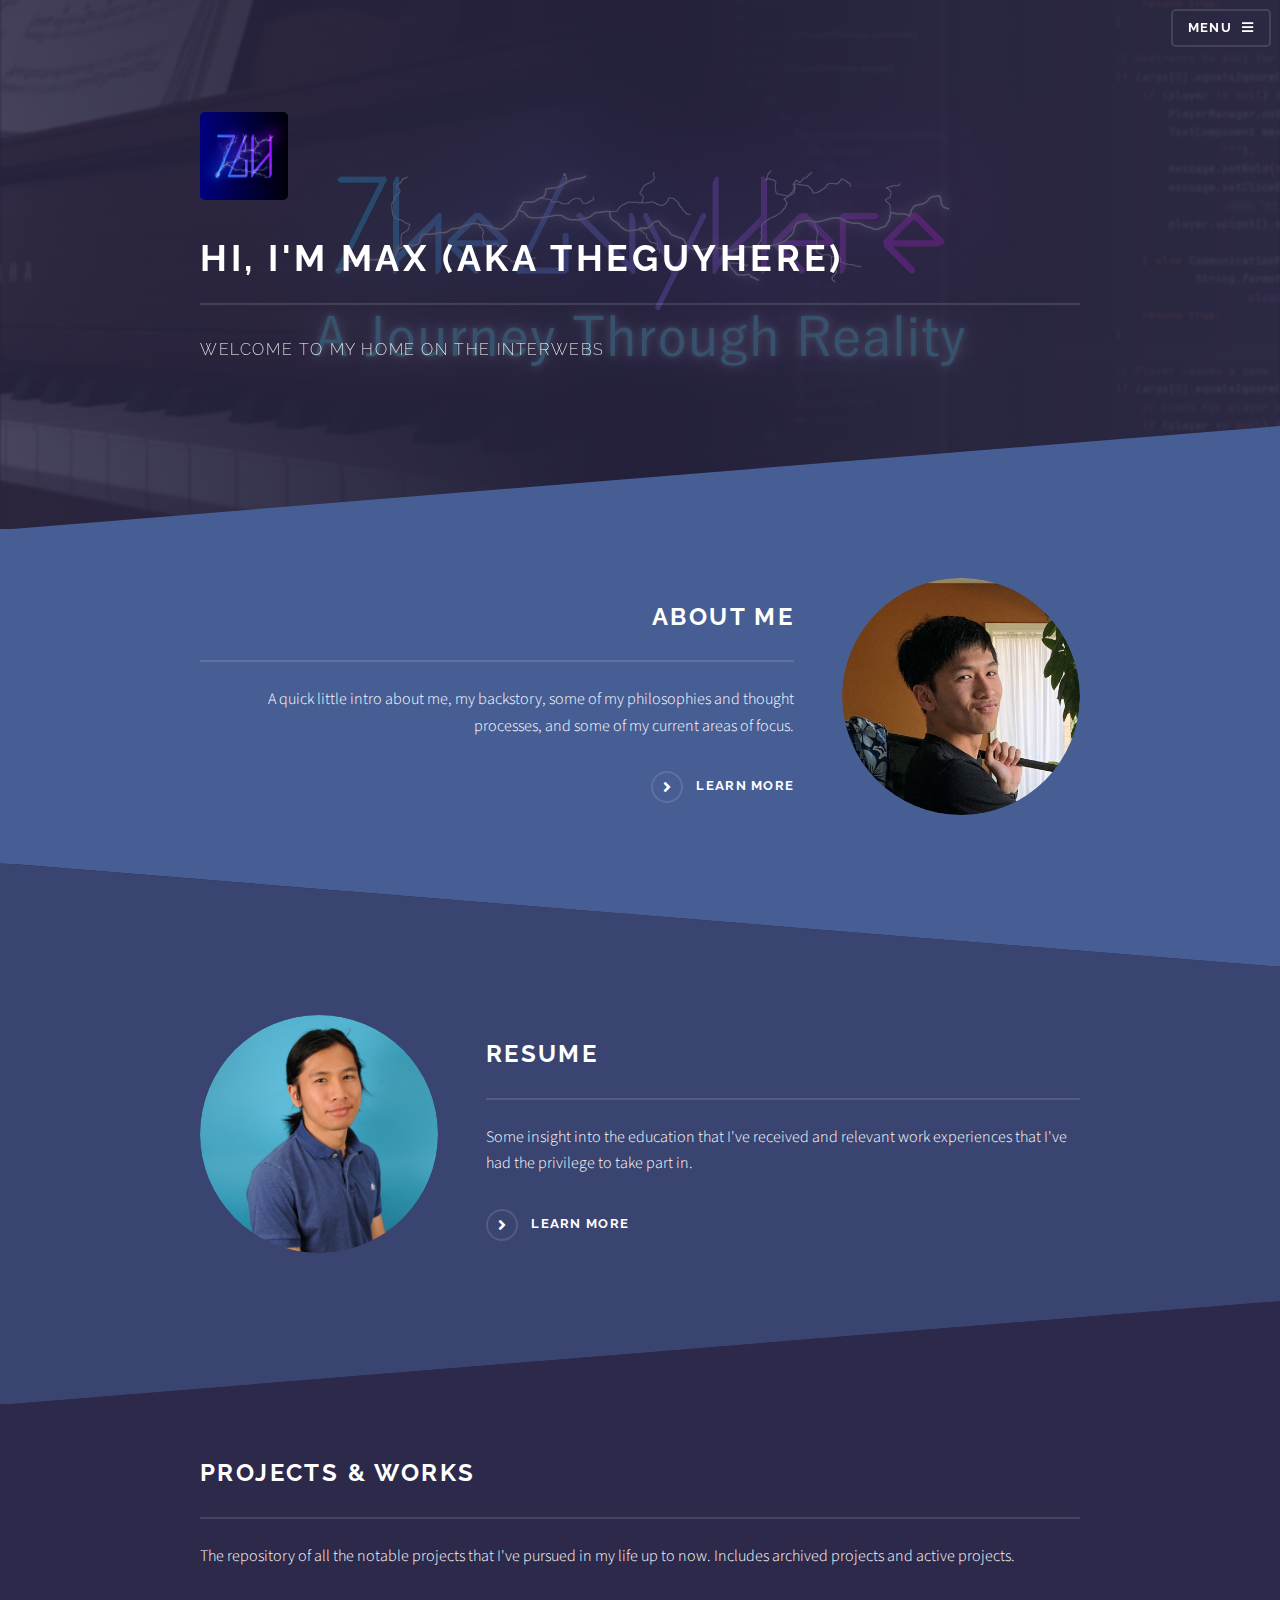
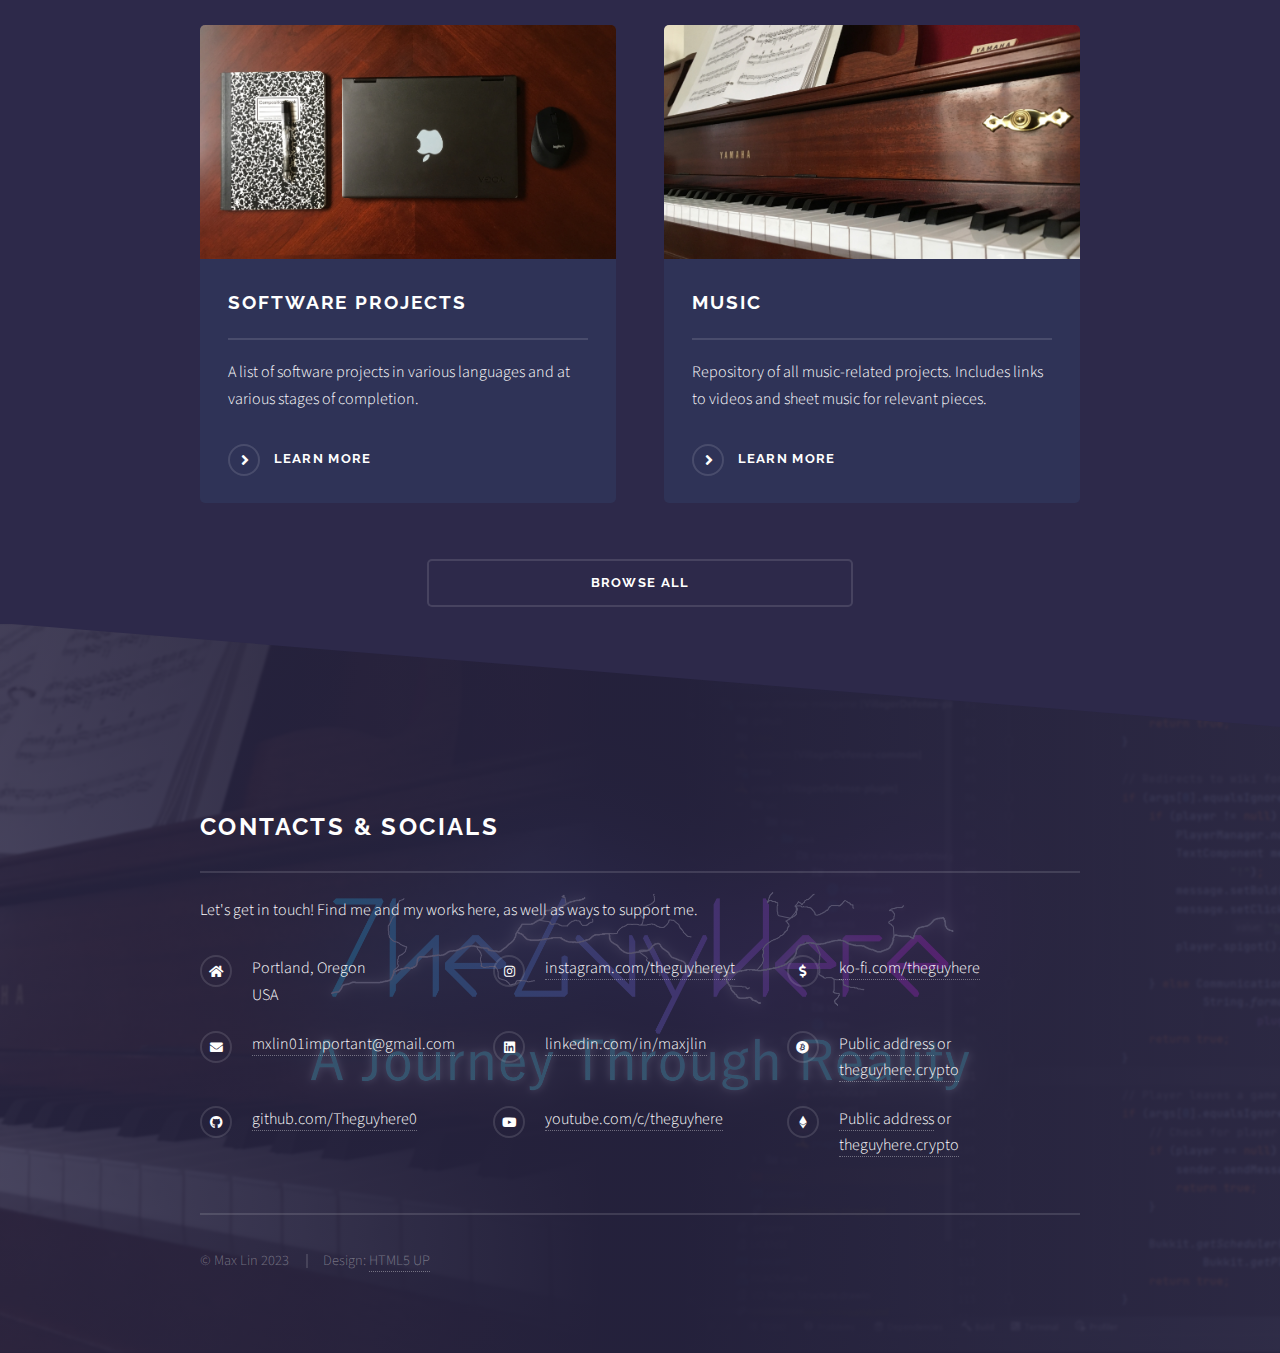
<file: index.html>
<!DOCTYPE HTML>
<html>

<head>
	<title>Max Lin (Theguyhere)</title>
	<meta charset="utf-8" />
	<meta name="viewport" content="width=device-width, initial-scale=1, user-scalable=no" />
	<link rel="stylesheet" href="assets/css/main.css" />
	<link rel="icon" type="image/x-icon" href="/images/favicon.ico" />
	<noscript>
		<link rel="stylesheet" href="assets/css/noscript.css" />
	</noscript>
</head>

<body class="is-preload">

	<!-- Page Wrapper -->
	<div id="page-wrapper">

		<!-- Header -->
		<header id="header" class="alt">
			<h1><a href="index.html">Max Lin (Theguyhere)</a></h1>
			<nav>
				<a href="#menu">Menu</a>
			</nav>
		</header>

		<!-- Menu -->
		<nav id="menu">
			<div class="inner">
				<h2>Menu</h2>
				<ul class="links">
					<li><a href="aboutMe.html">About Me</a></li>
					<li><a href="resume.html">Resume</a></li>
					<li><a href="projects.html">Projects & Works</a></li>
					<li><a href="#footer">Contacts & Socials</a></li>
				</ul>
				<a href="#" class="close">Close</a>
			</div>
		</nav>

		<!-- Banner -->
		<section id="banner">
			<div class="inner">
				<span class="image logo"><img src="images/theguyhere_logo.png" alt="" /></span>
				<h2>Hi, I'm Max (AKA Theguyhere)</h2>
				<p>Welcome to my home on the interwebs</p>
			</div>
		</section>

		<!-- Wrapper -->
		<section id="wrapper">

			<!-- About Me -->
			<section class="wrapper spotlight">
				<div class="inner">
					<a href="aboutMe.html" class="image"><img src="images/me_silly.jpg" alt="" /></a>
					<div class="content">
						<h2 class="major">About Me</h2>
						<p>A quick little intro about me, my backstory, some of my philosophies and thought processes,
							and some of my current areas of focus.</p>
						<a href="aboutMe.html" class="special">Learn more</a>
					</div>
				</div>
			</section>

			<!-- Resume -->
			<section class="wrapper alt spotlight style1-2">
				<div class="inner">
					<a href="resume.html" class="image"><img src="images/me_professional.jpg" alt="" /></a>
					<div class="content">
						<h2 class="major">Resume</h2>
						<p>Some insight into the education that I've received and relevant work experiences that I've
							had the privilege to take part in.</p>
						<a href="resume.html" class="special">Learn more</a>
					</div>
				</div>
			</section>

			<!-- Projects and Works -->
			<section class="wrapper">
				<div class="inner">
					<h2 class="major">Projects & Works</h2>
					<p>The repository of all the notable projects that I've pursued in my life up to now. Includes
						archived projects and active projects.</p>
					<section class="features">
						<article>
							<a href="projects/softwareProjects.html" class="image"><img src="images/laptop.jpg" alt="" /></a>
							<h3 class="major">Software Projects</h3>
							<p>A list of software projects in various languages and at various stages of completion.</p>
							<a href="projects/softwareProjects.html" class="special">Learn more</a>
						</article>
						<article>
							<a href="projects/music.html" class="image"><img src="images/keys.jpg" alt="" /></a>
							<h3 class="major">Music</h3>
							<p>Repository of all music-related projects. Includes links to videos and sheet music for
								relevant pieces.</p>
							<a href="projects/music.html" class="special">Learn more</a>
						</article>
					</section>
					<div class="row aln-center">
						<div class="col-6 col-12-small">
							<a href="projects.html" class="button fit">Browse All</a>
						</div>
					</div>
				</div>
			</section>

		</section>

		<!-- Footer -->
		<section id="footer">
			<div class="inner">
				<h2 class="major">Contacts & Socials</h2>
				<p>Let's get in touch! Find me and my works here, as well as ways to support me.</p>
				<div class="row">
					<div class="col-4 col-12-medium">
						<ul class="contact">
							<li class="icon solid fa-home">
								Portland, Oregon<br />USA
							</li>
							<li class="icon solid fa-envelope"><a class="copy"
									onclick="copy('mxlin01important@gmailcom')">mxlin01important@gmail.com</a></li>
							<li class="icon brands fa-github"><a href="https://github.com/Theguyhere0"
									target="_blank">github.com/Theguyhere0</a></li>
						</ul>
					</div>
					<div class="col-4 col-12-medium">
						<ul class="contact">
							<li class="icon brands fa-instagram"><a href="https://instagram.com/theguyhereyt"
									target="_blank">instagram.com/theguyhereyt</a></li>
							<li class="icon brands fa-linkedin"><a href="https://linkedin.com/in/maxjlin"
									target="_blank">linkedin.com/in/maxjlin</a></li>
							<li class="icon brands fa-youtube"><a href="https://youtube.com/c/theguyhere"
									target="_blank">youtube.com/c/theguyhere</a></li>
						</ul>
					</div>
					<div class="col-4 col-12-medium">
						<ul class="contact">
							<li class="icon solid fa-dollar-sign"><a href="https://ko-fi.com/theguyhere"
									target="_blank">ko-fi.com/theguyhere</a></li>
							<li class="icon brands fa-bitcoin"><a class="copy"
									onclick="copy('bc1qfe0nxl8h8k4qt228ywad96umsfw4hxsr6raj4g')">Public
									address</a>
								or <a class="copy" onclick="copy('theguyhere.crypto')">theguyhere.crypto</a></li>
							<li class="icon brands fa-ethereum"><a class="copy"
									onclick="copy('0x2c7De7DeDe8e7229E91D8ce72afAac189F2D0C76')">Public
									address</a> or <a class="copy" onclick="copy('theguyhere.crypto')">theguyhere.crypto</a></li>
						</ul>
					</div>
				</div>
				<ul class="copyright">
					<li>&copy; Max Lin 2023</li>
					<li>Design: <a href="http://html5up.net" target="_blank">HTML5 UP</a></li>
				</ul>
			</div>
		</section>

	</div>

	<!-- Scripts -->
	<script src="assets/js/jquery.min.js"></script>
	<script src="assets/js/jquery.scrollex.min.js"></script>
	<script src="assets/js/browser.min.js"></script>
	<script src="assets/js/breakpoints.min.js"></script>
	<script src="assets/js/util.js"></script>
	<script src="assets/js/main.js"></script>
	<script src="../assets/js/helpers.js"></script>

</body>

</html>
</file>
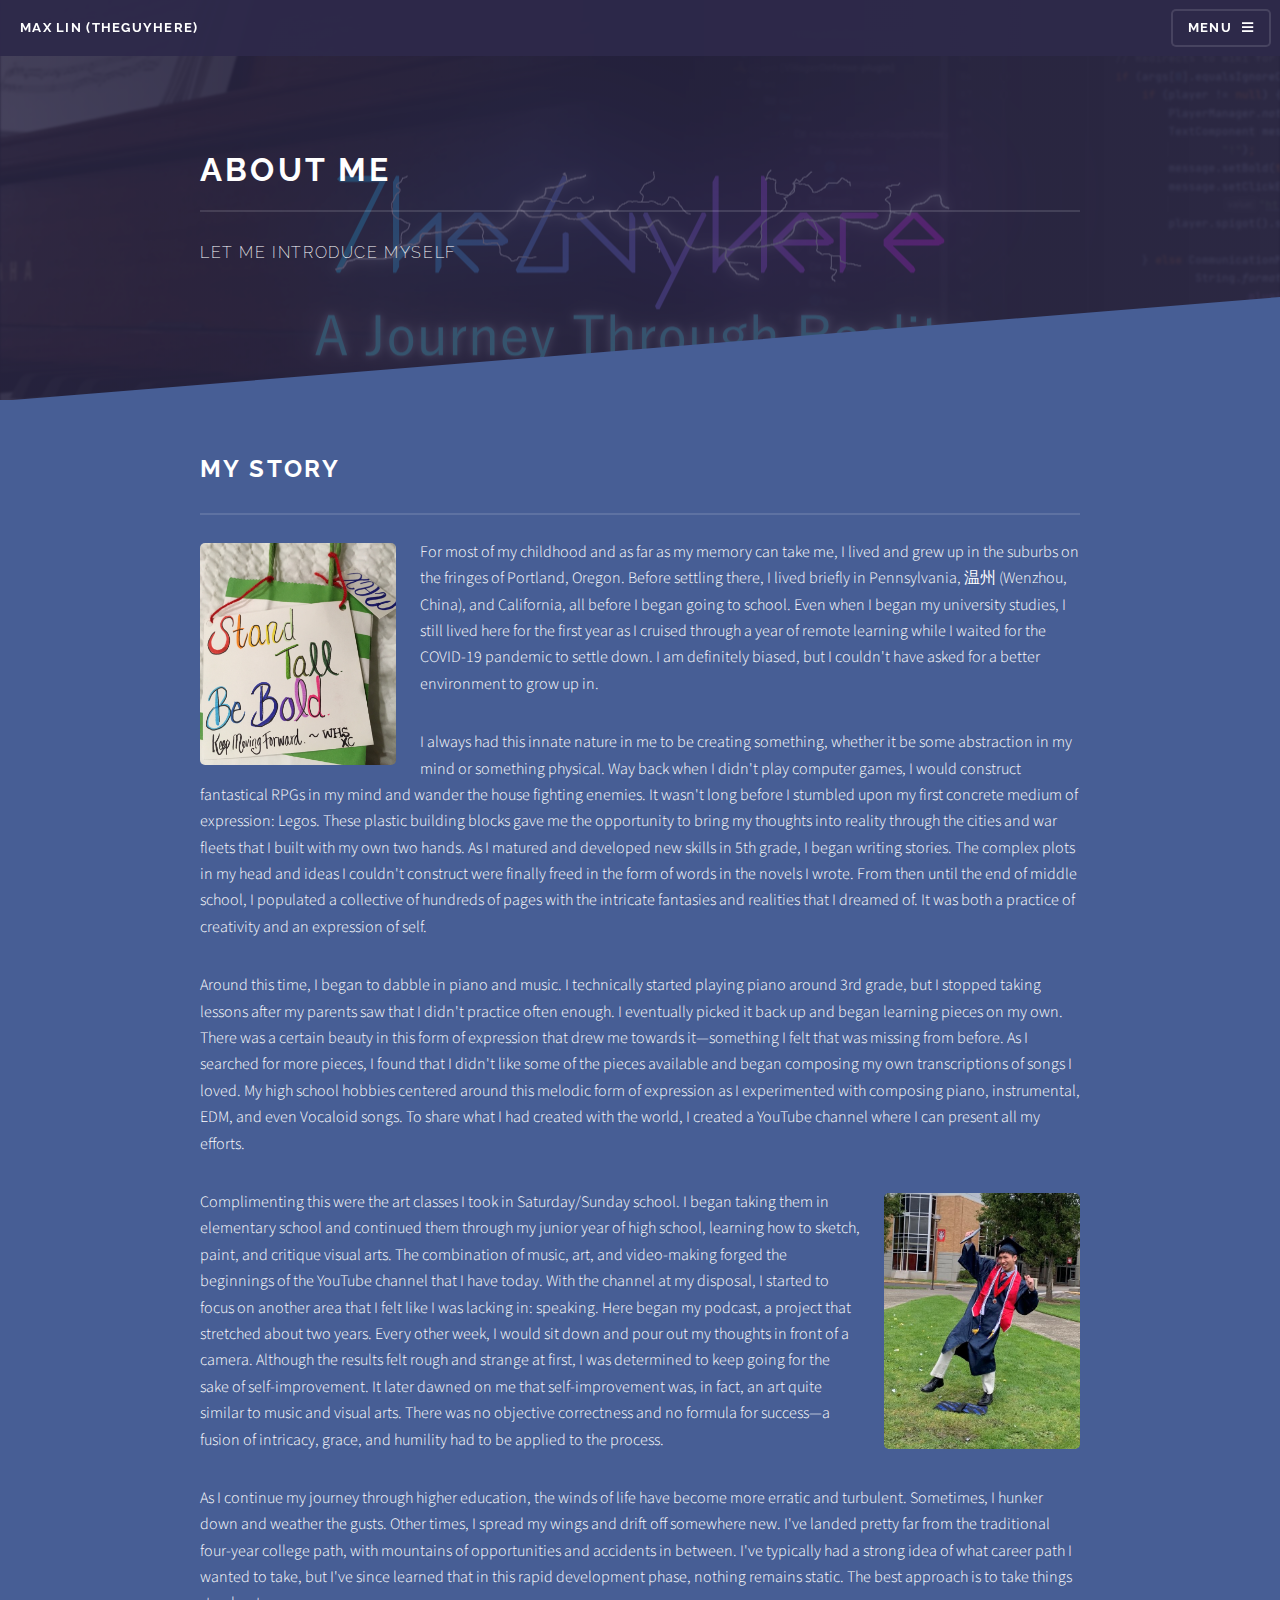
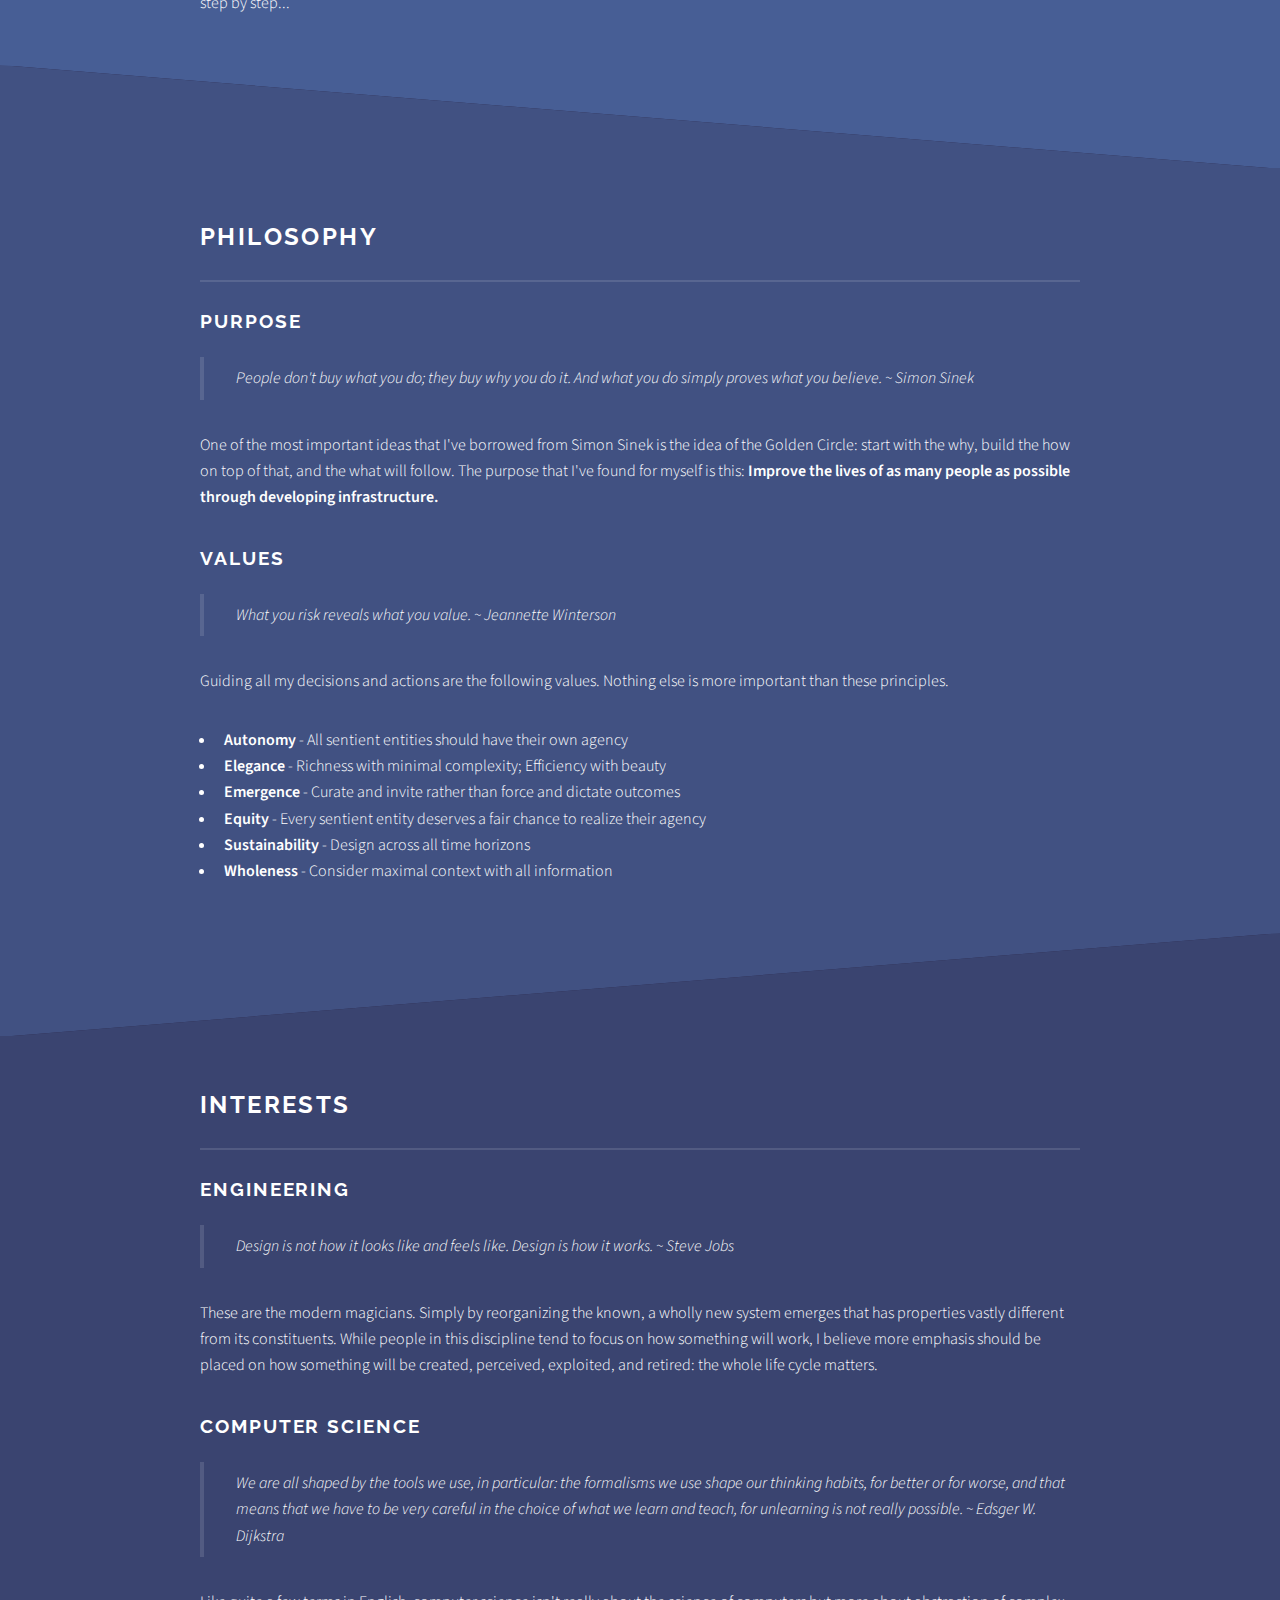
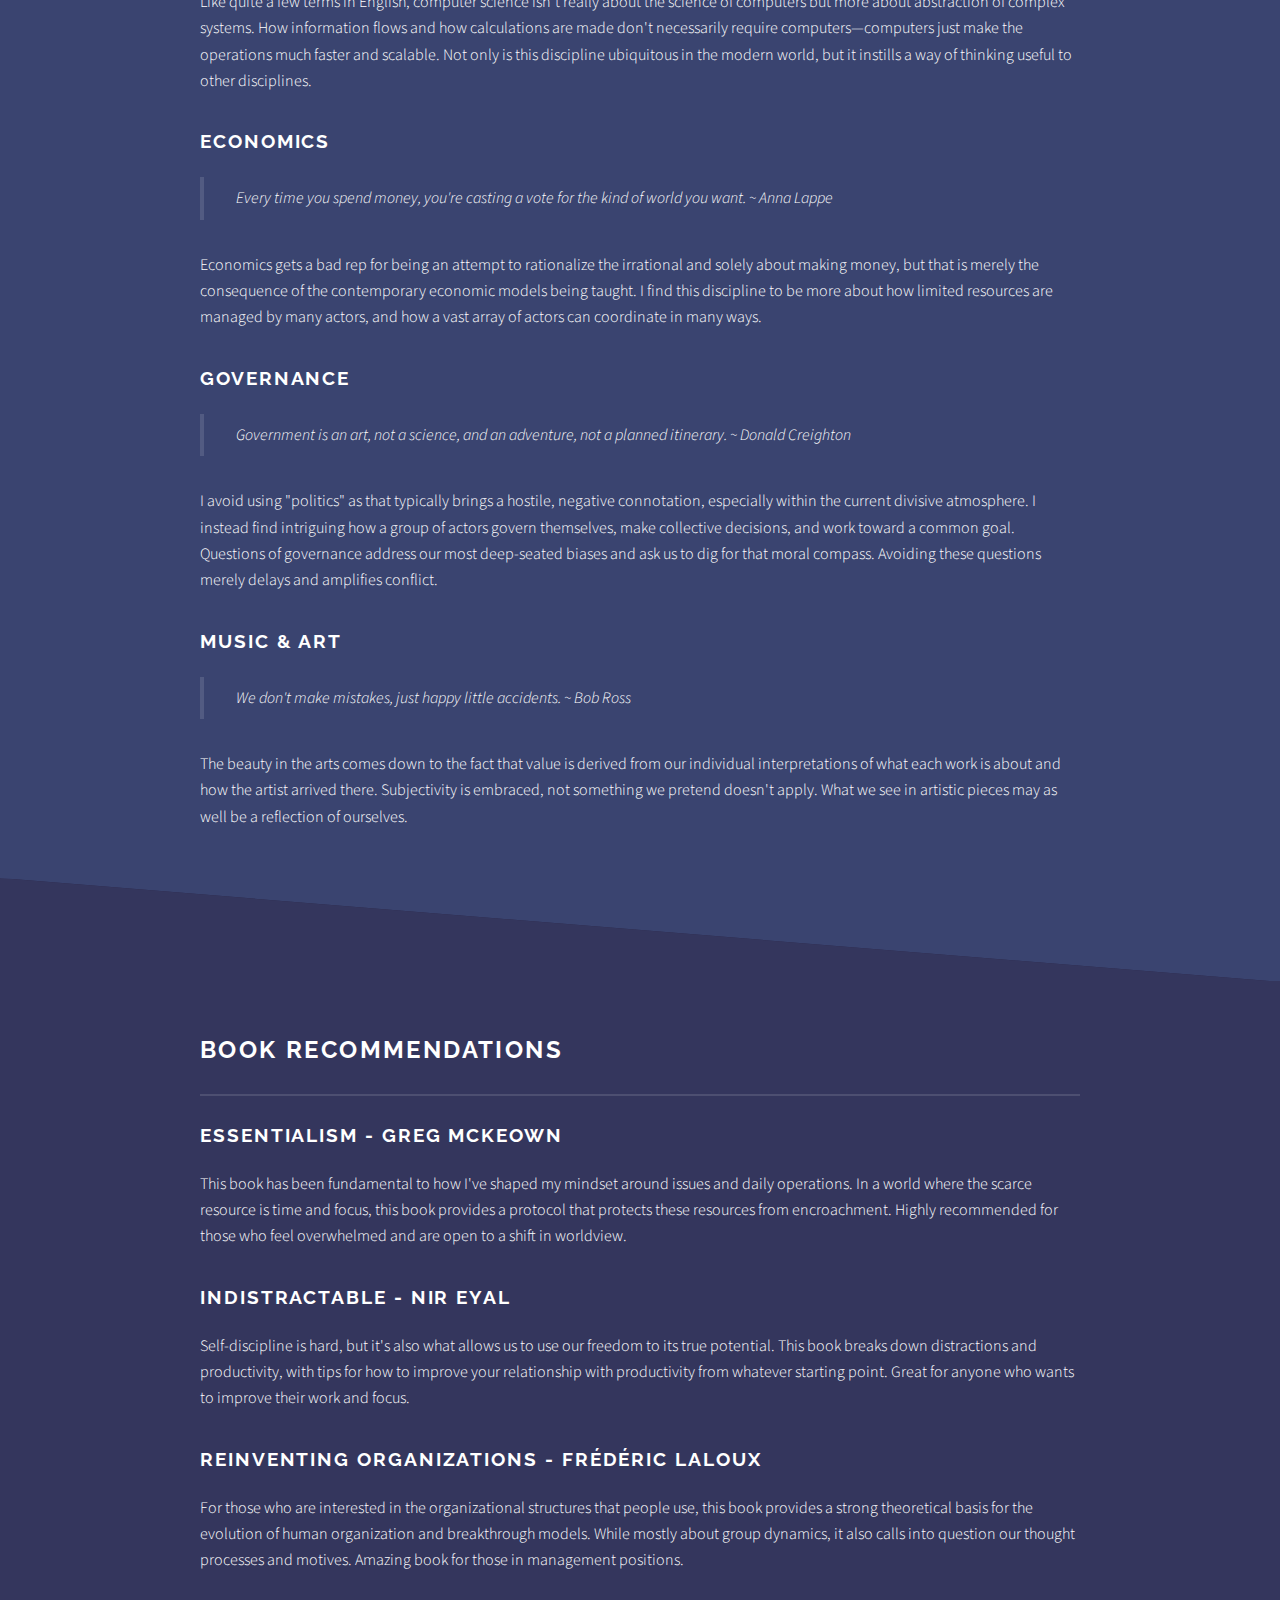
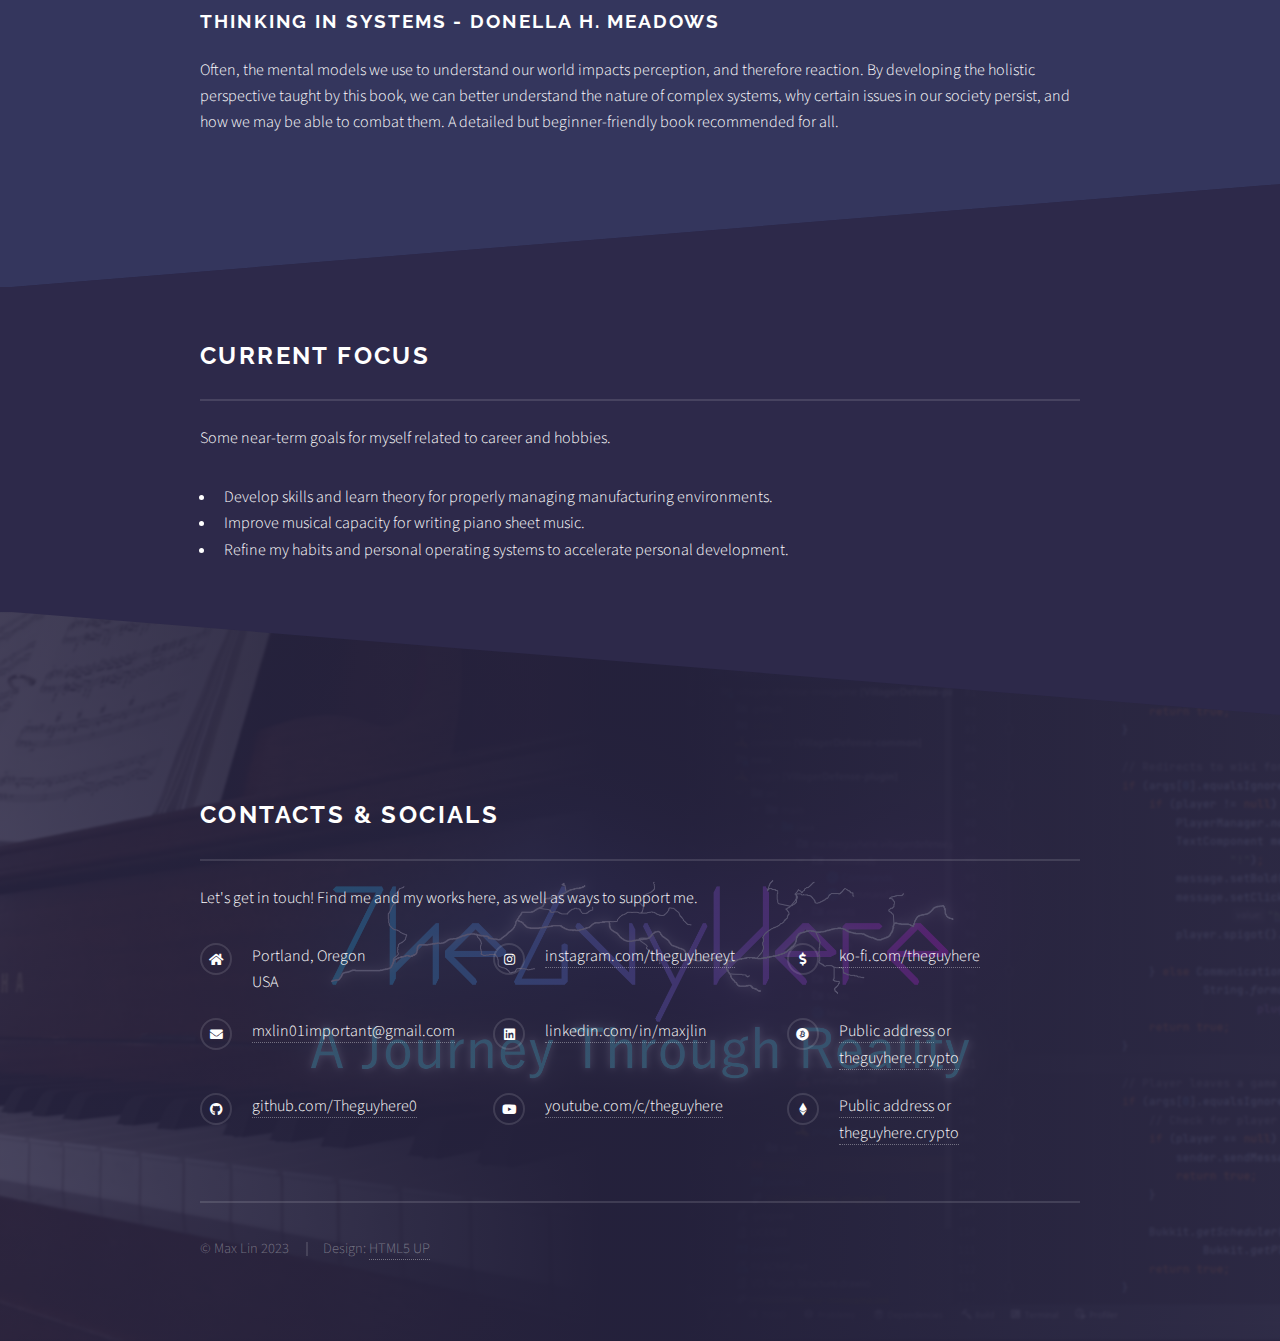
<file: aboutMe.html>
<!DOCTYPE HTML>
<html>

<head>
	<title>About Me</title>
	<meta charset="utf-8" />
	<meta name="viewport" content="width=device-width, initial-scale=1, user-scalable=no" />
	<link rel="stylesheet" href="assets/css/main.css" />
	<link rel="icon" type="image/x-icon" href="/images/favicon.ico" />
	<noscript>
		<link rel="stylesheet" href="assets/css/noscript.css" />
	</noscript>
</head>

<body class="is-preload">

	<!-- Page Wrapper -->
	<div id="page-wrapper">

		<!-- Header -->
		<header id="header">
			<h1><a href="index.html">Max Lin (Theguyhere)</a></h1>
			<nav>
				<a href="#menu">Menu</a>
			</nav>
		</header>

		<!-- Menu -->
		<nav id="menu">
			<div class="inner">
				<h2>Menu</h2>
				<ul class="links">
					<li><a href="aboutMe.html">About Me</a></li>
					<li><a href="resume.html">Resume</a></li>
					<li><a href="projects.html">Projects & Works</a></li>
					<li><a href="#footer">Contacts & Socials</a></li>
				</ul>
				<a href="#" class="close">Close</a>
			</div>
		</nav>

		<!-- Wrapper -->
		<section id="wrapper">
			<header>
				<div class="inner">
					<h2>About Me</h2>
					<p>Let me introduce myself</p>
				</div>
			</header>

			<!-- My Story -->
			<div class="wrapper highlight">
				<div class="inner">

					<h2 class="major">My Story</h2>
					<p><span class="image left"><img src="images/whsxc_bag.jpg" alt="" /></span>For most of my childhood
						and as far as my memory can take me, I lived and grew up in the suburbs on the fringes of
						Portland, Oregon. Before settling there, I lived briefly in Pennsylvania, 温州 (Wenzhou, China),
						and California, all before I began going to school. Even when I began my university studies, I still lived
						here for the first year as I cruised through a year of remote learning while I waited
						for the COVID-19 pandemic to settle down. I am definitely biased, but I couldn't have asked for
						a better environment to grow up in.</p>
					<p>I always had this innate nature in me to be creating something, whether it be some abstraction in
						my mind or something physical. Way back when I didn't play computer games, I would construct
						fantastical RPGs in my mind and wander the house fighting enemies. It wasn't long before I
						stumbled upon my first concrete medium of expression: Legos. These plastic building blocks gave
						me the opportunity to bring my thoughts into reality through the cities and war fleets that I
						built with my own two hands. As I matured and developed new skills in 5th grade, I began writing
						stories. The complex plots in my head and ideas I couldn't construct were finally freed in the
						form of words in the novels I wrote. From then until the end of middle school, I populated a
						collective of hundreds of pages with the intricate fantasies and realities that I dreamed of. It
						was both a practice of creativity and an expression of self.</p>
					<p>Around this time, I began to dabble in piano and music. I technically started playing piano
						around 3rd grade, but I stopped taking lessons after my parents saw that I didn't practice often
						enough. I eventually picked it back up and began learning pieces on my own. There was a certain
						beauty in this form of expression that drew me towards it&mdash;something I felt that was
						missing from before. As I searched for more pieces, I found that I didn't like some of the
						pieces available and began composing my own transcriptions of songs I loved. My high school
						hobbies centered around this melodic form of expression as I experimented with composing piano,
						instrumental, EDM, and even Vocaloid songs. To share what I had created with the world, I
						created a YouTube channel where I can present all my efforts.</p>
					<p><span class="image right"><img src="images/me_graduation.jpg" alt="" /></span>Complimenting this
						were the art classes I took in Saturday/Sunday school. I began taking them in elementary school and
						continued them through my junior year of high school, learning how to sketch, paint,
						and critique visual arts. The combination of music, art, and video-making forged the beginnings
						of the YouTube channel that I have today. With the channel at my disposal, I started to focus on
						another area that I felt like I was lacking in: speaking. Here began my podcast, a project that
						stretched about two years. Every other week, I would sit down and pour out my thoughts in front of a
						camera. Although the results felt rough and strange at first, I was determined to keep going for the sake of
						self-improvement. It later dawned on me that self-improvement was, in fact, an art quite similar
						to music and visual arts. There was no objective correctness and no formula for success&mdash;a
						fusion of intricacy, grace, and humility had to be applied to the process.</p>
					<p>As I continue my journey through higher education, the winds of life have become more erratic and
						turbulent. Sometimes, I hunker down and weather the gusts. Other times, I spread my wings and drift off
						somewhere new. I've landed pretty far from the traditional four-year college path, with mountains of
						opportunities and accidents in between. I've typically had a strong idea of what career path I wanted to
						take, but I've since learned that in this rapid development phase, nothing remains static. The best approach
						is to take things step by step...</p>

				</div>
			</div>

			<!-- Philosophy -->
			<div class="wrapper alt highlight1-4">
				<div class="inner">

					<h2 class="major">Philosophy</h2>
					<h3>Purpose</h3>
					<blockquote>People don't buy what you do; they buy why you do it. And what you do simply proves what
						you believe. ~ Simon Sinek</blockquote>
					<p>One of the most important ideas that I've borrowed from Simon Sinek is the idea of the Golden
						Circle: start with the why, build the how on top of that, and the what will follow. The purpose that I've
						found for myself is this: <b>Improve the lives of as many people as possible through developing
							infrastructure.</b></p>
					<h3>Values</h3>
					<blockquote>What you risk reveals what you value. ~ Jeannette Winterson</blockquote>
					<p>Guiding all my decisions and actions are the following values. Nothing else is more important than these
						principles.</p>
					<ul>
						<li><b>Autonomy</b> - All sentient entities should have their own agency</li>
						<li><b>Elegance</b> - Richness with minimal complexity; Efficiency with beauty</li>
						<li><b>Emergence</b> - Curate and invite rather than force and dictate outcomes</li>
						<li><b>Equity</b> - Every sentient entity deserves a fair chance to realize their agency</li>
						<li><b>Sustainability</b> - Design across all time horizons</li>
						<li><b>Wholeness</b> - Consider maximal context with all information</li>
					</ul>

				</div>
			</div>

			<!-- Interests -->
			<div class="wrapper highlight1-2">
				<div class="inner">

					<h2 class="major">Interests</h2>
					<h3>Engineering</h3>
					<blockquote>Design is not how it looks like and feels like. Design is how it works. ~ Steve Jobs
					</blockquote>
					<p>These are the modern magicians. Simply by reorganizing the known, a wholly new system emerges
						that has properties vastly different from its constituents. While people in this discipline tend
						to focus on how something will work, I believe more emphasis should be placed on how something
						will be created, perceived, exploited, and retired: the whole life cycle matters.</p>
					<h3>Computer Science</h3>
					<blockquote>We are all shaped by the tools we use, in particular: the formalisms we use shape our
						thinking habits, for better or for worse, and that means that we have to be very careful in the
						choice of what we learn and teach, for unlearning is not really possible. ~ Edsger W. Dijkstra
					</blockquote>
					<p>Like quite a few terms in English, computer science isn't really about the science of computers
						but more about abstraction of complex systems. How information flows and how calculations are
						made don't necessarily require computers&mdash;computers just make the operations much faster
						and scalable. Not only is this discipline ubiquitous in the modern world, but it instills a way
						of thinking useful to other disciplines.</p>
					<h3>Economics</h3>
					<blockquote>Every time you spend money, you're casting a vote for the kind of world you want. ~ Anna
						Lappe</blockquote>
					<p>Economics gets a bad rep for being an attempt to rationalize the irrational and solely about
						making money, but that is merely the consequence of the contemporary economic models being
						taught. I find this discipline to be more about how limited resources are managed by many
						actors, and how a vast array of actors can coordinate in many ways.</p>
					<h3>Governance</h3>
					<blockquote>Government is an art, not a science, and an adventure, not a planned itinerary. ~ Donald
						Creighton</blockquote>
					<p>I avoid using "politics" as that typically brings a hostile, negative connotation, especially
						within the current divisive atmosphere. I instead find intriguing how a group of actors govern
						themselves, make collective decisions, and work toward a common goal. Questions of governance
						address our most deep-seated biases and ask us to dig for that moral compass. Avoiding these
						questions merely delays and amplifies conflict.</p>
					<h3>Music & Art</h3>
					<blockquote>We don't make mistakes, just happy little accidents. ~ Bob Ross</blockquote>
					<p>The beauty in the arts comes down to the fact that value is derived from our individual
						interpretations of what each work is about and how the artist arrived there. Subjectivity is
						embraced, not something we pretend doesn't apply. What we see in artistic pieces may as well be
						a reflection of ourselves.</p>

				</div>
			</div>

			<!-- Book Recommendations -->
			<div class="wrapper alt highlight3-4">
				<div class="inner">

					<h2 class="major">Book Recommendations</h2>
					<h3>Essentialism - Greg McKeown</h3>
					<p>This book has been fundamental to how I've shaped my mindset around issues and daily operations.
						In a world where the scarce resource is time and focus, this book provides a protocol that
						protects these resources from encroachment. Highly recommended for those who feel overwhelmed
						and are open to a shift in worldview.</p>
					<h3>Indistractable - Nir Eyal</h3>
					<p>Self-discipline is hard, but it's also what allows us to use our freedom to its true potential.
						This book breaks down distractions and productivity, with tips for how to improve your
						relationship with productivity from whatever starting point. Great for anyone who wants to
						improve their work and focus.</p>
					<h3>Reinventing Organizations - Frédéric Laloux</h3>
					<p>For those who are interested in the organizational structures that people use, this book provides
						a strong theoretical basis for the evolution of human organization and breakthrough models.
						While mostly about group dynamics, it also calls into question our thought processes and
						motives. Amazing book for those in management positions.</p>
					<h3>Thinking in Systems - Donella H. Meadows</h3>
					<p>Often, the mental models we use to understand our world impacts perception, and therefore
						reaction. By developing the holistic perspective taught by this book, we can better understand
						the nature of complex systems, why certain issues in our society persist, and how we may be able
						to combat them. A detailed but beginner-friendly book recommended for all.</p>

				</div>
			</div>

			<!-- Current Focus -->
			<div class="wrapper">
				<div class="inner">

					<h2 class="major">Current Focus</h2>
					<p>Some near-term goals for myself related to career and hobbies.</p>
					<ul>
						<li>Develop skills and learn theory for properly managing manufacturing environments.</li>
						<li>Improve musical capacity for writing piano sheet music.</li>
						<li>Refine my habits and personal operating systems to accelerate personal development.</li>
					</ul>

				</div>
			</div>

		</section>

		<!-- Footer -->
		<section id="footer">
			<div class="inner">
				<h2 class="major">Contacts & Socials</h2>
				<p>Let's get in touch! Find me and my works here, as well as ways to support me.</p>
				<div class="row">
					<div class="col-4 col-12-medium">
						<ul class="contact">
							<li class="icon solid fa-home">
								Portland, Oregon<br />USA
							</li>
							<li class="icon solid fa-envelope"><a class="copy"
									onclick="copy('mxlin01important@gmailcom')">mxlin01important@gmail.com</a></li>
							<li class="icon brands fa-github"><a href="https://github.com/Theguyhere0"
									target="_blank">github.com/Theguyhere0</a></li>
						</ul>
					</div>
					<div class="col-4 col-12-medium">
						<ul class="contact">
							<li class="icon brands fa-instagram"><a href="https://instagram.com/theguyhereyt"
									target="_blank">instagram.com/theguyhereyt</a></li>
							<li class="icon brands fa-linkedin"><a href="https://linkedin.com/in/maxjlin"
									target="_blank">linkedin.com/in/maxjlin</a></li>
							<li class="icon brands fa-youtube"><a href="https://youtube.com/c/theguyhere"
									target="_blank">youtube.com/c/theguyhere</a></li>
						</ul>
					</div>
					<div class="col-4 col-12-medium">
						<ul class="contact">
							<li class="icon solid fa-dollar-sign"><a href="https://ko-fi.com/theguyhere"
									target="_blank">ko-fi.com/theguyhere</a></li>
							<li class="icon brands fa-bitcoin"><a class="copy"
									onclick="copy('bc1qfe0nxl8h8k4qt228ywad96umsfw4hxsr6raj4g')">Public
									address</a>
								or <a class="copy" onclick="copy('theguyhere.crypto')">theguyhere.crypto</a></li>
							<li class="icon brands fa-ethereum"><a class="copy"
									onclick="copy('0x2c7De7DeDe8e7229E91D8ce72afAac189F2D0C76')">Public
									address</a> or <a class="copy" onclick="copy('theguyhere.crypto')">theguyhere.crypto</a></li>
						</ul>
					</div>
				</div>
				<ul class="copyright">
					<li>&copy; Max Lin 2023</li>
					<li>Design: <a href="http://html5up.net" target="_blank">HTML5 UP</a></li>
				</ul>
			</div>
		</section>

	</div>

	<!-- Scripts -->
	<script src="assets/js/jquery.min.js"></script>
	<script src="assets/js/jquery.scrollex.min.js"></script>
	<script src="assets/js/browser.min.js"></script>
	<script src="assets/js/breakpoints.min.js"></script>
	<script src="assets/js/util.js"></script>
	<script src="assets/js/main.js"></script>
	<script src="../assets/js/helpers.js"></script>

</body>

</html>
</file>
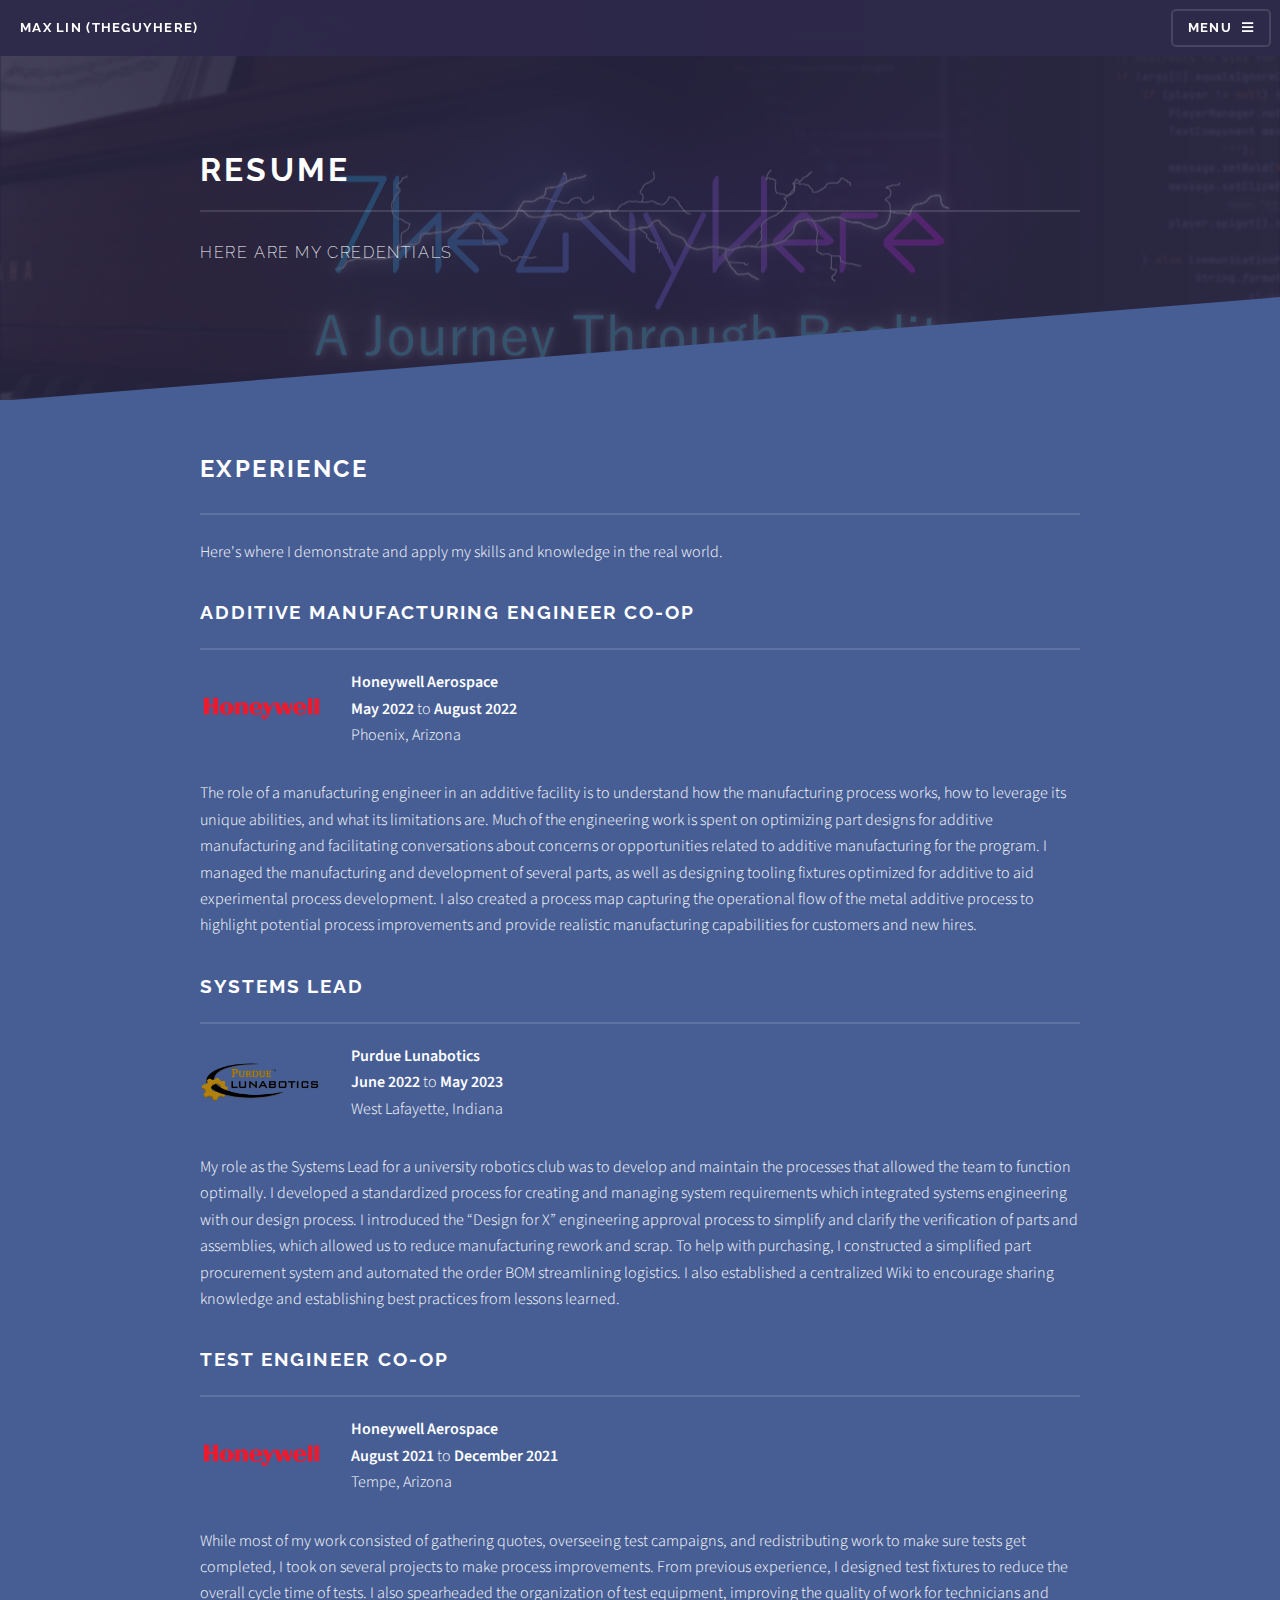
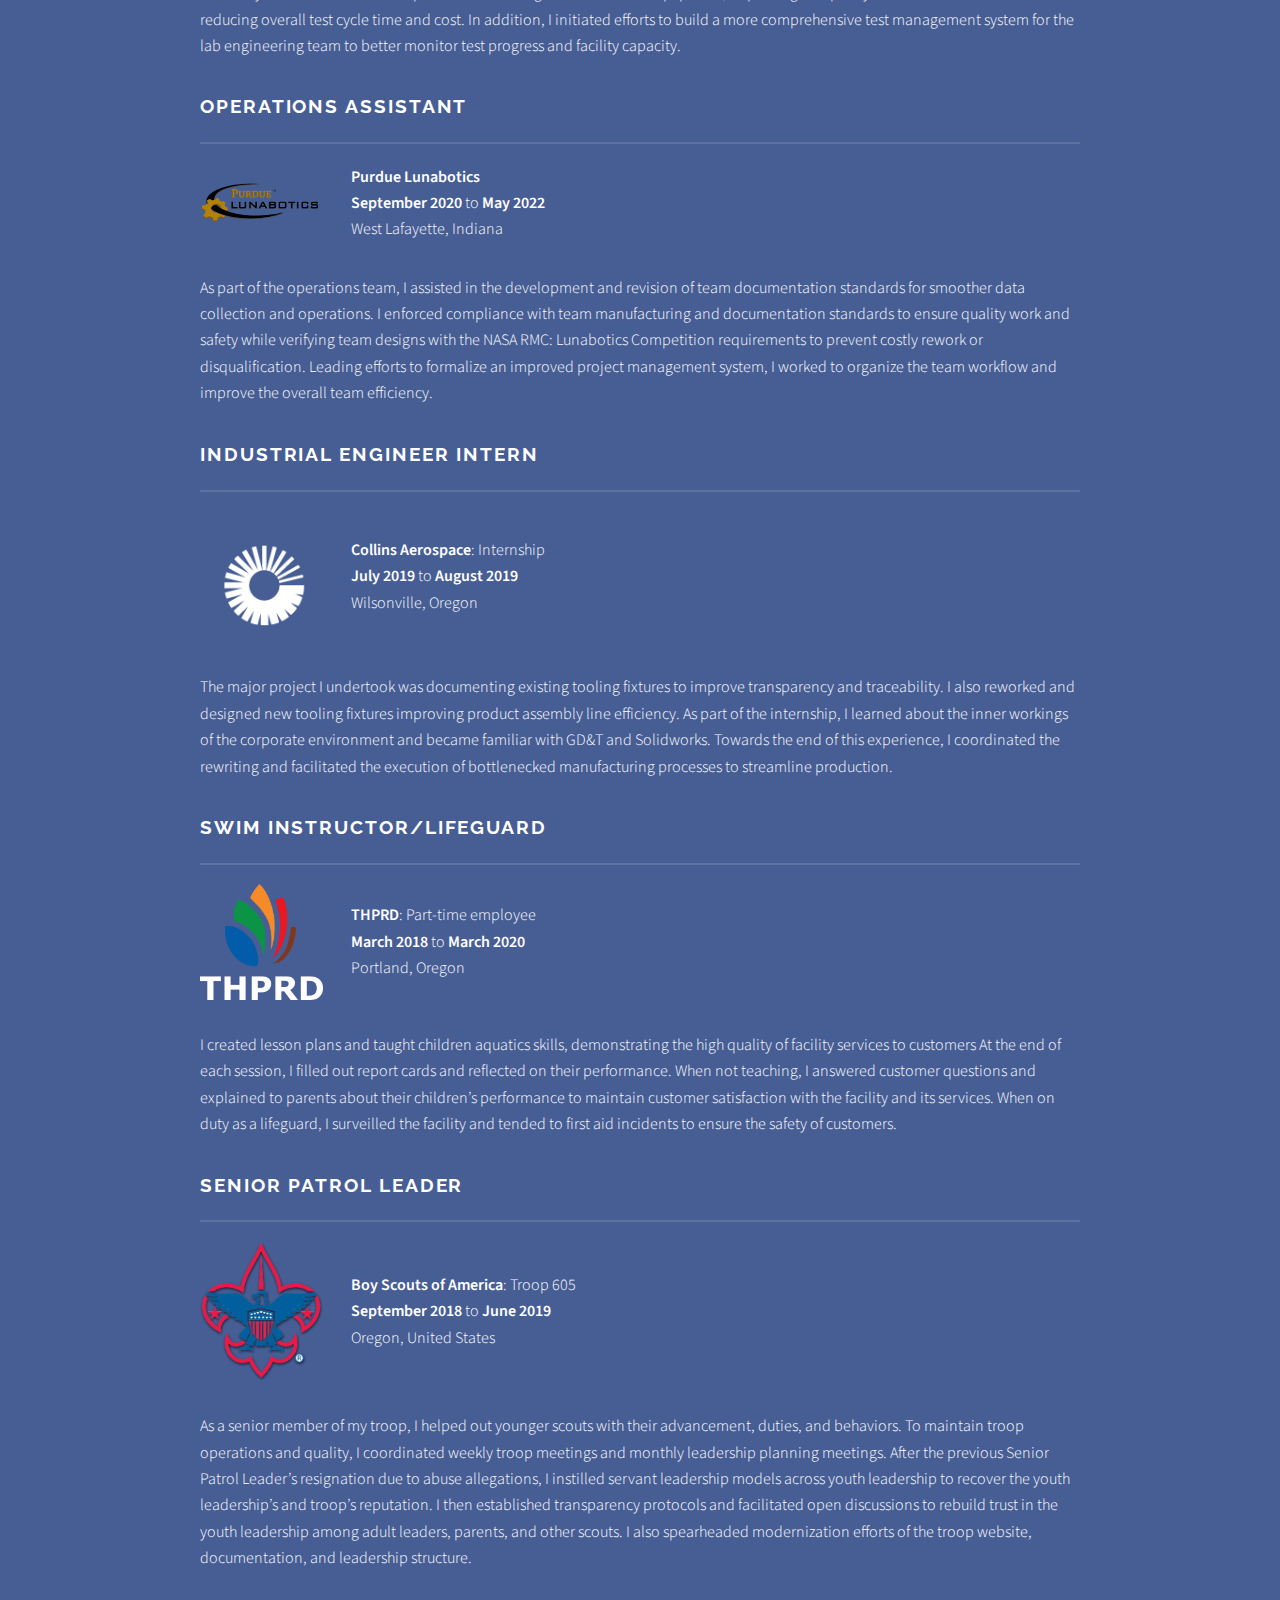
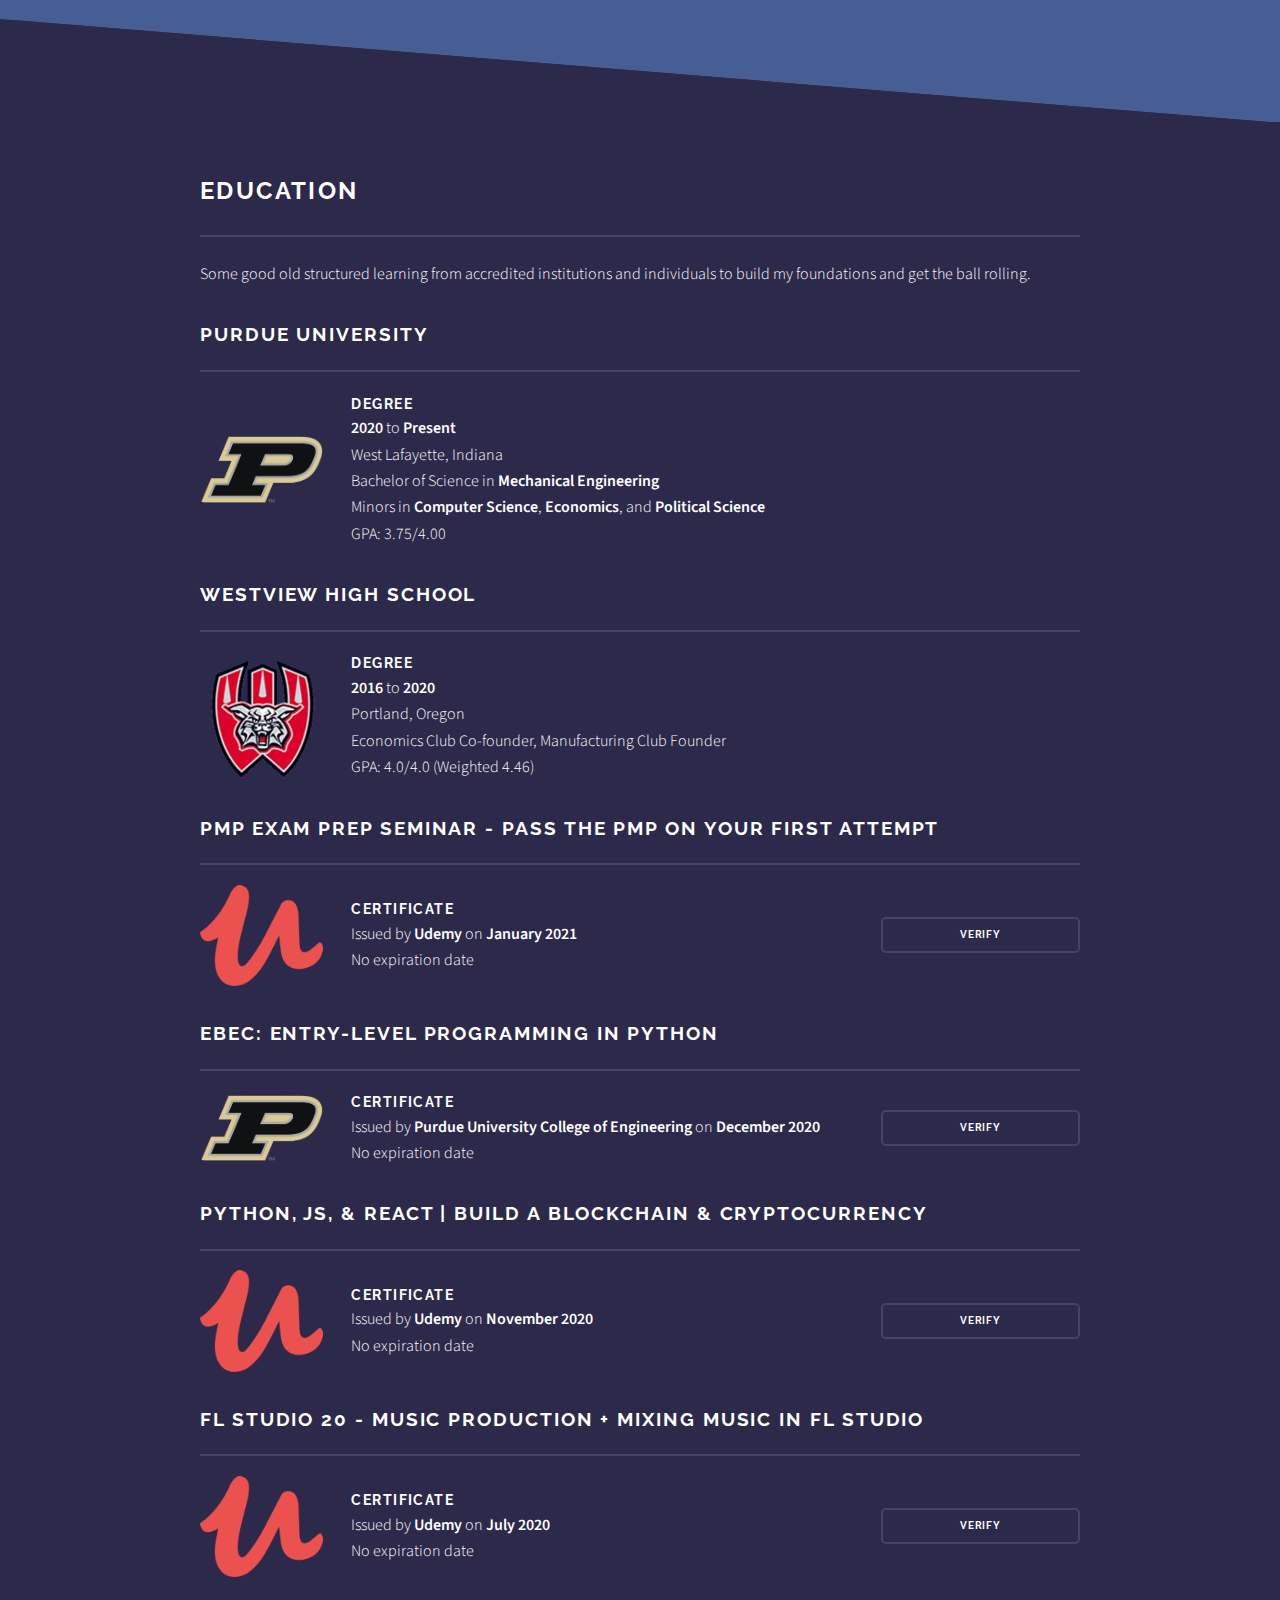
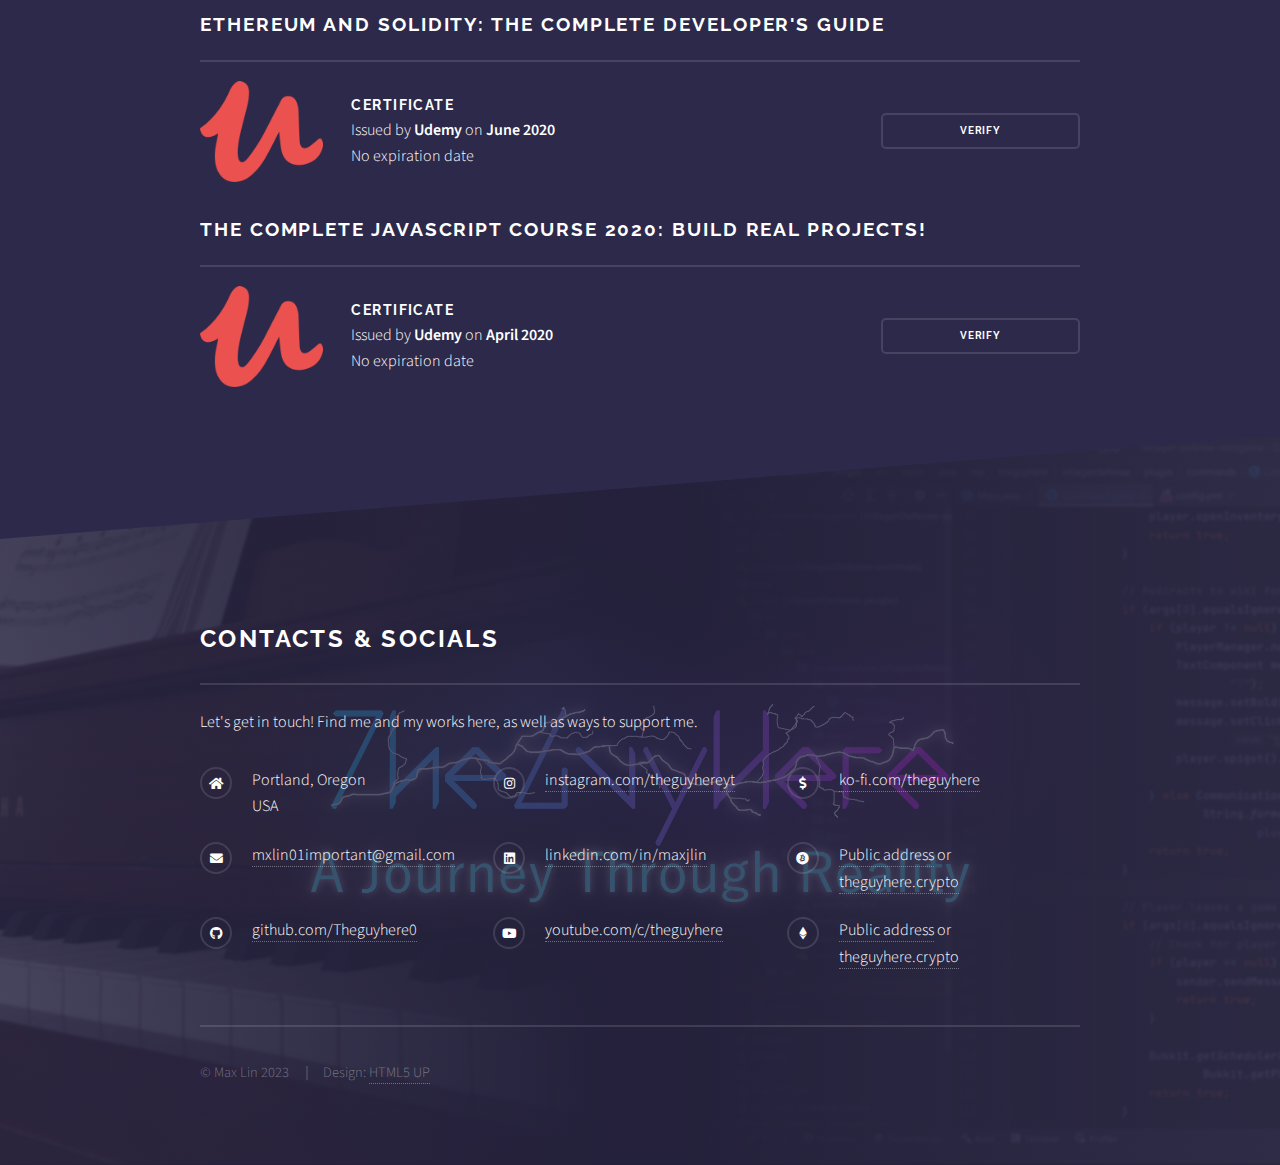
<file: resume.html>
<!DOCTYPE HTML>
<html>

<head>
	<title>Resume</title>
	<meta charset="utf-8" />
	<meta name="viewport" content="width=device-width, initial-scale=1, user-scalable=no" />
	<link rel="stylesheet" href="assets/css/main.css" />
	<link rel="icon" type="image/x-icon" href="/images/favicon.ico" />
	<noscript>
		<link rel="stylesheet" href="assets/css/noscript.css" />
	</noscript>
</head>

<body class="is-preload">

	<!-- Page Wrapper -->
	<div id="page-wrapper">

		<!-- Header -->
		<header id="header">
			<h1><a href="index.html">Max Lin (Theguyhere)</a></h1>
			<nav>
				<a href="#menu">Menu</a>
			</nav>
		</header>

		<!-- Menu -->
		<nav id="menu">
			<div class="inner">
				<h2>Menu</h2>
				<ul class="links">
					<li><a href="aboutMe.html">About Me</a></li>
					<li><a href="resume.html">Resume</a></li>
					<li><a href="projects.html">Projects & Works</a></li>
					<li><a href="#footer">Contacts & Socials</a></li>
				</ul>
				<a href="#" class="close">Close</a>
			</div>
		</nav>

		<!-- Wrapper -->
		<section id="wrapper">
			<header>
				<div class="inner">
					<h2>Resume</h2>
					<p>Here are my credentials</p>
				</div>
			</header>

			<!-- Experience -->
			<div class="wrapper highlight">
				<div class="inner">

					<h2 class="major">Experience</h2>
					<p>Here's where I demonstrate and apply my skills and knowledge in the real world.</p>

					<h3 class="major">Additive Manufacturing Engineer Co-op</h3>
					<div class="row aln-middle">
						<div class="col-2 col-4-small">
							<span class="image fit"><img src="images/honeywell.png" alt="" /></span>
						</div>
						<div class="col-10 col-6-small">
							<p class="no-margins"><b>Honeywell Aerospace</b></p>
							<p class="no-margins"><b>May 2022</b> to <b>August 2022</b></p>
							<p>Phoenix, Arizona</p>
						</div>
					</div>
					<p>The role of a manufacturing engineer in an additive facility is to understand how the manufacturing process
						works, how to leverage its unique abilities, and what its limitations are. Much of the engineering work is
						spent on optimizing part designs for additive manufacturing and facilitating conversations about concerns or
						opportunities related to additive manufacturing for the program. I managed the manufacturing and development
						of several parts, as well as designing tooling fixtures optimized for additive to aid experimental process
						development. I also created a process map capturing the operational flow of the metal additive process to
						highlight potential process improvements and provide realistic manufacturing capabilities for customers and
						new hires.</p>

					<h3 class="major">Systems Lead</h3>
					<div class="row aln-middle">
						<div class="col-2 col-4-small">
							<span class="image fit"><img src="images/lunabotics.png" alt="" /></span>
						</div>
						<div class="col-10 col-6-small">
							<p class="no-margins"><b>Purdue Lunabotics</b></p>
							<p class="no-margins"><b>June 2022</b> to <b>May 2023</b></p>
							<p>West Lafayette, Indiana</p>
						</div>
					</div>
					<p>My role as the Systems Lead for a university robotics club was to develop and maintain the processes that
						allowed the team to function optimally. I developed a standardized process for creating and managing system
						requirements which integrated systems engineering with our design process. I introduced the “Design for X”
						engineering approval process to simplify and clarify the verification of parts and assemblies, which allowed
						us to reduce manufacturing rework and scrap. To help with purchasing, I constructed a simplified part
						procurement system and automated the order BOM streamlining logistics. I also established a centralized Wiki
						to encourage sharing knowledge and establishing best practices from lessons learned.</p>

					<h3 class="major">Test Engineer Co-op</h3>
					<div class="row aln-middle">
						<div class="col-2 col-4-small">
							<span class="image fit"><img src="images/honeywell.png" alt="" /></span>
						</div>
						<div class="col-10 col-6-small">
							<p class="no-margins"><b>Honeywell Aerospace</b></p>
							<p class="no-margins"><b>August 2021</b> to <b>December 2021</b></p>
							<p>Tempe, Arizona</p>
						</div>
					</div>
					<p>While most of my work consisted of gathering quotes, overseeing test campaigns, and
						redistributing work to make sure tests get completed, I took on several projects to make process
						improvements. From previous experience, I designed test fixtures to reduce the overall cycle
						time of tests. I also spearheaded the organization of test equipment, improving the quality of
						work for technicians and reducing overall test cycle time and cost. In addition, I initiated
						efforts to build a more comprehensive test management system for the lab engineering team to
						better monitor test progress and facility capacity.</p>

					<h3 class="major">Operations Assistant</h3>
					<div class="row aln-middle">
						<div class="col-2 col-4-small">
							<span class="image fit"><img src="images/lunabotics.png" alt="" /></span>
						</div>
						<div class="col-10 col-6-small">
							<p class="no-margins"><b>Purdue Lunabotics</b></p>
							<p class="no-margins"><b>September 2020</b> to <b>May 2022</b></p>
							<p>West Lafayette, Indiana</p>
						</div>
					</div>
					<p>As part of the operations team, I assisted in the development and revision of team documentation
						standards for smoother data collection and operations. I enforced compliance with team
						manufacturing and documentation standards to ensure quality work and safety while verifying team
						designs with the NASA RMC: Lunabotics Competition requirements to prevent costly rework or
						disqualification. Leading efforts to formalize an improved project management system, I worked
						to organize the team workflow and improve the overall team efficiency.</p>

					<h3 class="major">Industrial Engineer Intern</h3>
					<div class="row aln-middle">
						<div class="col-2 col-4-small">
							<span class="image fit"><img src="images/collins.png" alt="" /></span>
						</div>
						<div class="col-10 col-6-small">
							<p class="no-margins"><b>Collins Aerospace</b>: Internship</p>
							<p class="no-margins"><b>July 2019</b> to <b>August 2019</b></p>
							<p>Wilsonville, Oregon</p>
						</div>
					</div>
					<p>The major project I undertook was documenting existing tooling fixtures to improve transparency
						and traceability. I also reworked and designed new tooling fixtures improving product assembly
						line efficiency. As part of the internship, I learned about the inner workings of the corporate
						environment and became familiar with GD&T and Solidworks. Towards the end of this experience, I
						coordinated the rewriting and facilitated the execution of bottlenecked manufacturing processes
						to streamline production.</p>

					<h3 class="major">Swim Instructor/Lifeguard</h3>
					<div class="row aln-middle">
						<div class="col-2 col-4-small">
							<span class="image fit"><img src="images/thprd.png" alt="" /></span>
						</div>
						<div class="col-10 col-6-small">
							<p class="no-margins"><b>THPRD</b>: Part-time employee</p>
							<p class="no-margins"><b>March 2018</b> to <b>March 2020</b></p>
							<p>Portland, Oregon</p>
						</div>
					</div>
					<p>I created lesson plans and taught children aquatics skills, demonstrating the high quality of
						facility services to customers At the end of each session, I filled out report cards and
						reflected on their performance. When not teaching, I answered customer questions and explained
						to parents about their children’s performance to maintain customer satisfaction with the
						facility and its services. When on duty as a lifeguard, I surveilled the facility and tended to
						first aid incidents to ensure the safety of customers.</p>

					<h3 class="major">Senior Patrol Leader</h3>
					<div class="row aln-middle">
						<div class="col-2 col-4-small">
							<span class="image fit"><img src="images/bsa.png" alt="" /></span>
						</div>
						<div class="col-10 col-6-small">
							<p class="no-margins"><b>Boy Scouts of America</b>: Troop 605</p>
							<p class="no-margins"><b>September 2018</b> to <b>June 2019</b></p>
							<p>Oregon, United States</p>
						</div>
					</div>
					<p>As a senior member of my troop, I helped out younger scouts with their advancement, duties, and
						behaviors. To maintain troop operations and quality, I coordinated weekly troop meetings and
						monthly leadership planning meetings. After the previous Senior Patrol Leader’s resignation due
						to abuse allegations, I instilled servant leadership models across youth leadership to recover
						the youth leadership’s and troop’s reputation. I then established transparency protocols and
						facilitated open discussions to rebuild trust in the youth leadership among adult leaders,
						parents, and other scouts. I also spearheaded modernization efforts of the troop website,
						documentation, and leadership structure.</p>

				</div>
			</div>

			<!-- Education -->
			<div class="wrapper alt">
				<div class="inner">

					<h2 class="major">Education</h2>
					<p>Some good old structured learning from accredited institutions and individuals to build my
						foundations and get the ball rolling.</p>

					<h3 class="major">Purdue University</h3>
					<div class="row aln-middle">
						<div class="col-2 col-4-small">
							<span class="image fit"><img src="images/purdue.png" alt="" /></span>
						</div>
						<div class="col-10 col-6-small">
							<h4 class="no-margins">Degree</h4>
							<p class="no-margins"><b>2020</b> to <b>Present</b></p>
							<p class="no-margins">West Lafayette, Indiana</p>
							<p class="no-margins">Bachelor of Science in <b>Mechanical Engineering</b></p>
							<p class="no-margins">Minors in <b>Computer Science</b>, <b>Economics</b>, and <b>Political
									Science</b></p>
							<p>GPA: 3.75/4.00</p>
						</div>
					</div>

					<h3 class="major">Westview High School</h3>
					<div class="row aln-middle">
						<div class="col-2 col-4-small">
							<span class="image fit"><img src="images/westview.png" alt="" /></span>
						</div>
						<div class="col-10 col-6-small">
							<h4 class="no-margins">Degree</h4>
							<p class="no-margins"><b>2016</b> to <b>2020</b></p>
							<p class="no-margins">Portland, Oregon</p>
							<p class="no-margins">Economics Club Co-founder, Manufacturing Club Founder</p>
							<p>GPA: 4.0/4.0 (Weighted 4.46)</p>
						</div>
					</div>

					<h3 class="major">PMP Exam Prep Seminar - Pass the PMP on Your First Attempt</h3>
					<div class="row aln-middle">
						<div class="col-2 col-4-small">
							<span class="image fit"><img src="images/udemy.png" alt="" /></span>
						</div>
						<div class="col-7 col-8-small">
							<h4 class="no-margins">Certificate</h4>
							<p class="no-margins">Issued by <b>Udemy</b> on <b>January 2021</b></p>
							<p>No expiration date</p>
						</div>
						<div class="col-3 col-12-small">
							<ul class="actions stacked">
								<li><a href="http://ude.my/UC-317a0e6d-115d-41bc-a305-c2bf45d44375" target="_blank"
										class="button fit small">Verify</a></li>
							</ul>
						</div>
					</div>

					<h3 class="major">EBEC: Entry-Level Programming in Python</h3>
					<div class="row aln-middle">
						<div class="col-2 col-4-small">
							<span class="image fit"><img src="images/purdue.png" alt="" /></span>
						</div>
						<div class="col-7 col-8-small">
							<h4 class="no-margins">Certificate</h4>
							<p class="no-margins">Issued by <b>Purdue University College of Engineering</b> on
								<b>December 2020</b>
							</p>
							<p>No expiration date</p>
						</div>
						<div class="col-3 col-12-small">
							<ul class="actions stacked">
								<li><a
										href="https://engineering.purdue.edu/Engr/Academics/Undergraduate/Milestones/EBEC_Entry-Level_Programming_in_Python/2020/Fall/38XOb6SLMdEnOiFleA1c4A.png"
										target="_blank" class="button fit small">Verify</a></li>
							</ul>
						</div>
					</div>

					<h3 class="major">Python, JS, & React | Build a Blockchain & Cryptocurrency</h3>
					<div class="row aln-middle">
						<div class="col-2 col-4-small">
							<span class="image fit"><img src="images/udemy.png" alt="" /></span>
						</div>
						<div class="col-7 col-8-small">
							<h4 class="no-margins">Certificate</h4>
							<p class="no-margins">Issued by <b>Udemy</b> on <b>November 2020</b></p>
							<p>No expiration date</p>
						</div>
						<div class="col-3 col-12-small">
							<ul class="actions stacked">
								<li><a href="http://ude.my/UC-95be0cea-e0ac-47c4-b6a2-7365c0372cc7" target="_blank"
										class="button fit small">Verify</a></li>
							</ul>
						</div>
					</div>

					<h3 class="major">FL Studio 20 - Music Production + Mixing Music in FL Studio</h3>
					<div class="row aln-middle">
						<div class="col-2 col-4-small">
							<span class="image fit"><img src="images/udemy.png" alt="" /></span>
						</div>
						<div class="col-7 col-8-small">
							<h4 class="no-margins">Certificate</h4>
							<p class="no-margins">Issued by <b>Udemy</b> on <b>July 2020</b></p>
							<p>No expiration date</p>
						</div>
						<div class="col-3 col-12-small">
							<ul class="actions stacked">
								<li><a href="http://ude.my/UC-6b0e1479-6e52-4268-b711-10194953ce04" target="_blank"
										class="button fit small">Verify</a></li>
							</ul>
						</div>
					</div>

					<h3 class="major">Ethereum and Solidity: The Complete Developer's Guide</h3>
					<div class="row aln-middle">
						<div class="col-2 col-4-small">
							<span class="image fit"><img src="images/udemy.png" alt="" /></span>
						</div>
						<div class="col-7 col-8-small">
							<h4 class="no-margins">Certificate</h4>
							<p class="no-margins">Issued by <b>Udemy</b> on <b>June 2020</b></p>
							<p>No expiration date</p>
						</div>
						<div class="col-3 col-12-small">
							<ul class="actions stacked">
								<li><a href="http://ude.my/UC-101e64bd-b416-44fd-bda3-6a62910418ca" target="_blank"
										class="button fit small">Verify</a></li>
							</ul>
						</div>
					</div>

					<h3 class="major">The Complete JavaScript Course 2020: Build Real Projects!</h3>
					<div class="row aln-middle">
						<div class="col-2 col-4-small">
							<span class="image fit"><img src="images/udemy.png" alt="" /></span>
						</div>
						<div class="col-7 col-8-small">
							<h4 class="no-margins">Certificate</h4>
							<p class="no-margins">Issued by <b>Udemy</b> on <b>April 2020</b></p>
							<p>No expiration date</p>
						</div>
						<div class="col-3 col-12-small">
							<ul class="actions stacked">
								<li><a href="http://ude.my/UC-c23b2e0b-9b6e-4ae0-b429-3406a546d2e1" target="_blank"
										class="button fit small">Verify</a></li>
							</ul>
						</div>
					</div>
				</div>

			</div>

		</section>


		<!-- Footer -->
		<section id="footer">
			<div class="inner">
				<h2 class="major">Contacts & Socials</h2>
				<p>Let's get in touch! Find me and my works here, as well as ways to support me.</p>
				<div class="row">
					<div class="col-4 col-12-medium">
						<ul class="contact">
							<li class="icon solid fa-home">
								Portland, Oregon<br />USA
							</li>
							<li class="icon solid fa-envelope"><a class="copy"
									onclick="copy('mxlin01important@gmailcom')">mxlin01important@gmail.com</a></li>
							<li class="icon brands fa-github"><a href="https://github.com/Theguyhere0"
									target="_blank">github.com/Theguyhere0</a></li>
						</ul>
					</div>
					<div class="col-4 col-12-medium">
						<ul class="contact">
							<li class="icon brands fa-instagram"><a href="https://instagram.com/theguyhereyt"
									target="_blank">instagram.com/theguyhereyt</a></li>
							<li class="icon brands fa-linkedin"><a href="https://linkedin.com/in/maxjlin"
									target="_blank">linkedin.com/in/maxjlin</a></li>
							<li class="icon brands fa-youtube"><a href="https://youtube.com/c/theguyhere"
									target="_blank">youtube.com/c/theguyhere</a></li>
						</ul>
					</div>
					<div class="col-4 col-12-medium">
						<ul class="contact">
							<li class="icon solid fa-dollar-sign"><a href="https://ko-fi.com/theguyhere"
									target="_blank">ko-fi.com/theguyhere</a></li>
							<li class="icon brands fa-bitcoin"><a class="copy"
									onclick="copy('bc1qfe0nxl8h8k4qt228ywad96umsfw4hxsr6raj4g')">Public
									address</a>
								or <a class="copy" onclick="copy('theguyhere.crypto')">theguyhere.crypto</a></li>
							<li class="icon brands fa-ethereum"><a class="copy"
									onclick="copy('0x2c7De7DeDe8e7229E91D8ce72afAac189F2D0C76')">Public
									address</a> or <a class="copy" onclick="copy('theguyhere.crypto')">theguyhere.crypto</a></li>
						</ul>
					</div>
				</div>
				<ul class="copyright">
					<li>&copy; Max Lin 2023</li>
					<li>Design: <a href="http://html5up.net" target="_blank">HTML5 UP</a></li>
				</ul>
			</div>
		</section>

	</div>

	<!-- Scripts -->
	<script src="assets/js/jquery.min.js"></script>
	<script src="assets/js/jquery.scrollex.min.js"></script>
	<script src="assets/js/browser.min.js"></script>
	<script src="assets/js/breakpoints.min.js"></script>
	<script src="assets/js/util.js"></script>
	<script src="assets/js/main.js"></script>
	<script src="../assets/js/helpers.js"></script>

</body>

</html>
</file>
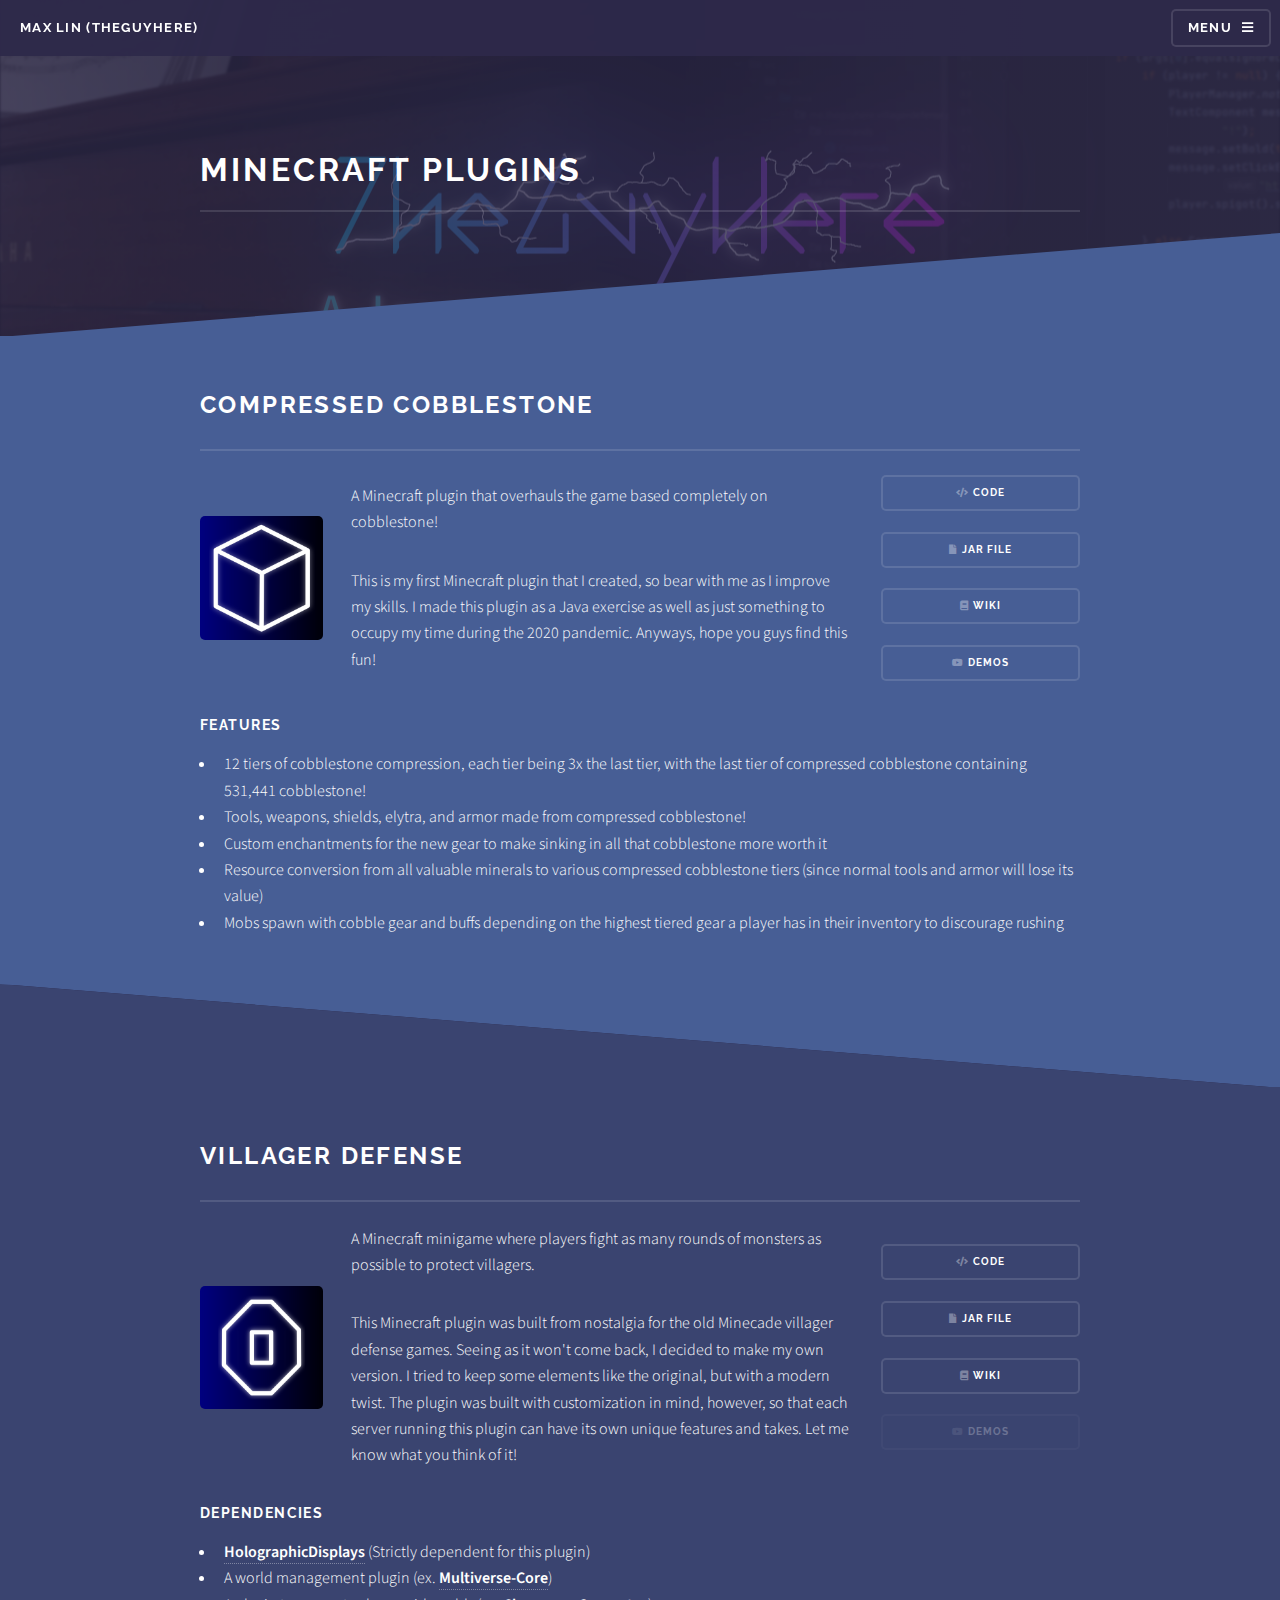
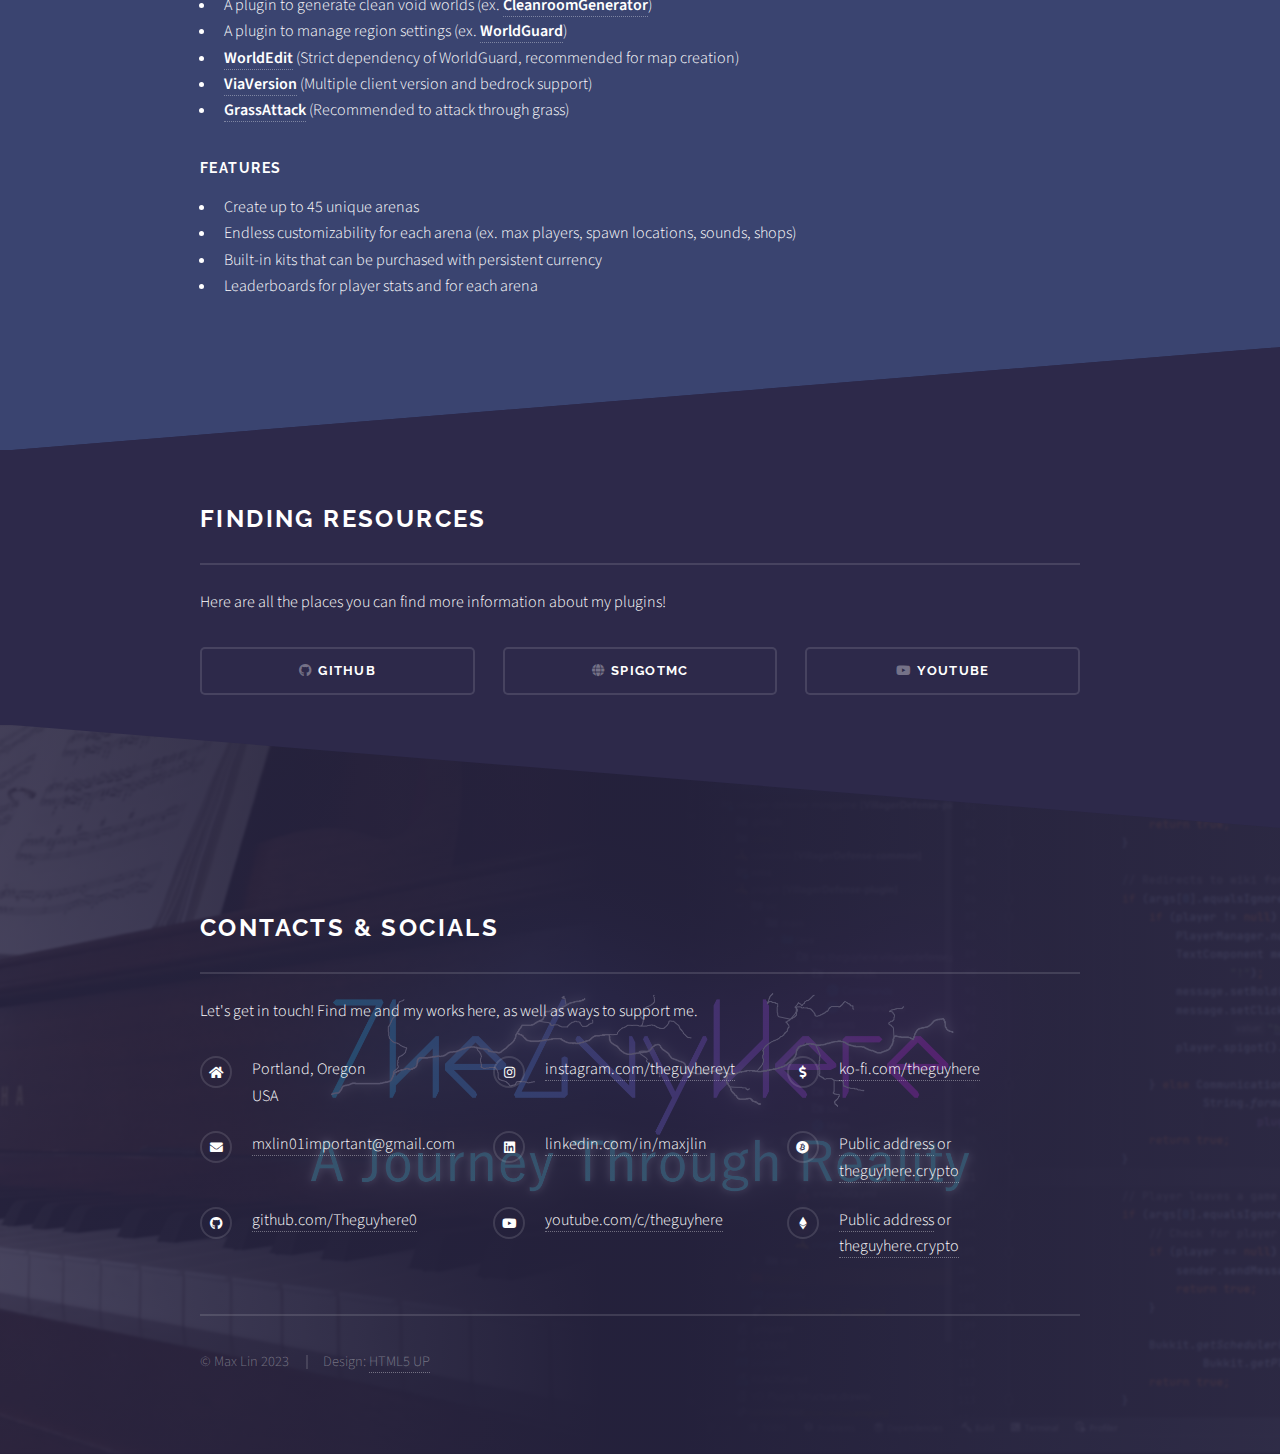
<file: projects/minecraft.html>
<!DOCTYPE HTML>
<html>

<head>
	<title>Minecraft Plugins</title>
	<meta charset="utf-8" />
	<meta name="viewport" content="width=device-width, initial-scale=1, user-scalable=no" />
	<link rel="stylesheet" href="../assets/css/main.css" />
	<noscript>
		<link rel="stylesheet" href="../assets/css/noscript.css" />
	</noscript>
</head>

<body class="is-preload">

	<!-- Page Wrapper -->
	<div id="page-wrapper">

		<!-- Header -->
		<header id="header">
			<h1><a href="../index.html">Max Lin (Theguyhere)</a></h1>
			<nav>
				<a href="#menu">Menu</a>
			</nav>
		</header>

		<!-- Menu -->
		<nav id="menu">
			<div class="inner">
				<h2>Menu</h2>
				<ul class="links">
					<li><a href="../aboutMe.html">About Me</a></li>
					<li><a href="../resume.html">Resume</a></li>
					<li><a href="../projects.html">Projects & Works</a></li>
					<li><a href="#footer">Contacts & Socials</a></li>
				</ul>
				<a href="#" class="close">Close</a>
			</div>
		</nav>

		<!-- Wrapper -->
		<section id="wrapper">
			<header>
				<div class="inner">
					<h2>Minecraft Plugins</h2>
				</div>
			</header>

			<!-- Compressed Cobblestone -->
			<div class="wrapper highlight">
				<div class="inner">

					<h2 class="major">Compressed Cobblestone</h2>
					<div class="row aln-middle">
						<div class="col-2 col-4-small">
							<span class="image fit"><img src="./minecraft/compressed_cobblestone_thumbnail.png" alt="" /></span>
						</div>
						<div class="col-7 col-8-small">
							<p>A Minecraft plugin that overhauls the game based completely on cobblestone!</p>
							<p>This is my first Minecraft plugin that I created, so bear with me as I improve my skills.
								I made this plugin as a Java exercise as well as just something to occupy my time during
								the 2020 pandemic. Anyways, hope you guys find this fun!</p>
						</div>
						<div class="col-3 col-12-small">
							<ul class="actions stacked">
								<li><a href="https://github.com/Theguyhere0/compressed-cobblestone" target="_blank"
										class="button fit small icon solid fa-code">Code</a></li>
								<li><a href="https://www.spigotmc.org/resources/compressed-cobblestone.82112/" target="_blank"
										class="button fit small icon solid fa-file">JAR File</a></li>
								<li><a href="https://github.com/Theguyhere0/compressed-cobblestone/wiki" target="_blank"
										class="button fit small icon solid fa-book">Wiki</a></li>
								<li><a href="https://youtu.be/UI75ujSfUzc" target="_blank"
										class="button fit small icon brands fa-youtube">Demos</a></li>
							</ul>
						</div>
					</div>
					<h4>Features</h4>
					<ul>
						<li>12 tiers of cobblestone compression, each tier being 3x the last tier, with the last tier of
							compressed cobblestone containing 531,441 cobblestone!</li>
						<li>Tools, weapons, shields, elytra, and armor made from compressed cobblestone!</li>
						<li>Custom enchantments for the new gear to make sinking in all that cobblestone more worth it
						</li>
						<li>Resource conversion from all valuable minerals to various compressed cobblestone tiers
							(since normal tools and armor will lose its value)</li>
						<li>Mobs spawn with cobble gear and buffs depending on the highest tiered gear a player has in
							their inventory to discourage rushing</li>
					</ul>

				</div>
			</div>

			<!-- Villager Defense -->
			<div class="wrapper highlight1-2 alt">
				<div class="inner">

					<h2 class="major">Villager Defense</h2>
					<div class="row aln-middle">
						<div class="col-2 col-4-small">
							<span class="image fit"><img src="./minecraft/villager_defense_thumbnail.png" alt="" /></span>
						</div>
						<div class="col-7 col-8-small">
							<p>A Minecraft minigame where players fight as many rounds of monsters as possible to
								protect villagers.</p>
							<p>This Minecraft plugin was built from nostalgia for the old Minecade villager defense
								games. Seeing as it won't come back, I decided to make my own version. I tried to keep
								some elements like the original, but with a modern twist. The plugin was built with
								customization in mind, however, so that each server running this plugin can have its own
								unique features and takes. Let me know what you think of it!</p>
						</div>
						<div class="col-3 col-12-small">
							<ul class="actions stacked">
								<li><a href="https://github.com/Theguyhere0/villager-defense-minigame" target="_blank"
										class="button fit small icon solid fa-code">Code</a></li>
								<li><a href="https://www.spigotmc.org/resources/villager-defense.90055/" target="_blank"
										class="button fit small icon solid fa-file">JAR File</a></li>
								<li><a href="https://github.com/Theguyhere0/villager-defense-minigame/wiki" target="_blank"
										class="button fit small icon solid fa-book">Wiki</a></li>
								<li><a class="button fit small icon brands fa-youtube disabled">Demos</a></li>
							</ul>
						</div>
					</div>
					<h4>Dependencies</h4>
					<ul>
						<li><b><a href="https://dev.bukkit.org/projects/holographic-displays">HolographicDisplays</a></b>
							(Strictly dependent for this plugin)</li>
						<li>A world management plugin (ex. <b><a
									href="https://dev.bukkit.org/projects/multiverse-core">Multiverse-Core</a></b>)</li>
						<li>A plugin to generate clean void worlds (ex. <b><a
									href="https://dev.bukkit.org/projects/cleanroomgenerator">CleanroomGenerator</a></b>)
						</li>
						<li>A plugin to manage region settings (ex. <b><a
									href="https://dev.bukkit.org/projects/worldguard">WorldGuard</a></b>)</li>
						<li><b><a href="https://dev.bukkit.org/projects/worldedit">WorldEdit</a></b> (Strict dependency
							of WorldGuard, recommended for map creation)</li>
						<li><b><a href="https://www.spigotmc.org/resources/viaversion.19254/">ViaVersion</a></b>
							(Multiple client version and bedrock support)</li>
						<li><b><a href="https://www.spigotmc.org/resources/grassattack.73674/">GrassAttack</a></b>
							(Recommended to attack through grass)</li>
					</ul>
					<h4>Features</h4>
					<ul>
						<li>Create up to 45 unique arenas</li>
						<li>Endless customizability for each arena (ex. max players, spawn locations, sounds, shops)
						</li>
						<li>Built-in kits that can be purchased with persistent currency</li>
						<li>Leaderboards for player stats and for each arena</li>
					</ul>

				</div>
			</div>

			<!-- Finding Resources -->
			<div class="wrapper">
				<div class="inner">

					<h2 class="major">Finding Resources</h2>
					<p>Here are all the places you can find more information about my plugins!</p>

					<div class="row">
						<div class="col-4 col-12-small">
							<a href="https://anchor.fm/themindhere" target="_blank"
								class="button fit modified icon brands fa-github">GitHub</a>
						</div>
						<div class="col-4 col-12-small">
							<a href="https://www.spigotmc.org/members/theguyhere.1026720/" target="_blank"
								class="button fit modified icon solid fa-globe">SpigotMC</a>
						</div>
						<div class="col-4 col-12-small">
							<a href="https://youtube.com/c/theguyhere" target="_blank"
								class="button fit modified icon brands fa-youtube">YouTube</a>
						</div>
					</div>

				</div>
			</div>

		</section>


		<!-- Footer -->
		<section id="footer">
			<div class="inner">
				<h2 class="major">Contacts & Socials</h2>
				<p>Let's get in touch! Find me and my works here, as well as ways to support me.</p>
				<div class="row">
					<div class="col-4 col-12-medium">
						<ul class="contact">
							<li class="icon solid fa-home">
								Portland, Oregon<br />USA
							</li>
							<li class="icon solid fa-envelope"><a class="copy"
									onclick="copy('mxlin01important@gmailcom')">mxlin01important@gmail.com</a></li>
							<li class="icon brands fa-github"><a href="https://github.com/Theguyhere0"
									target="_blank">github.com/Theguyhere0</a></li>
						</ul>
					</div>
					<div class="col-4 col-12-medium">
						<ul class="contact">
							<li class="icon brands fa-instagram"><a href="https://instagram.com/theguyhereyt"
									target="_blank">instagram.com/theguyhereyt</a></li>
							<li class="icon brands fa-linkedin"><a href="https://linkedin.com/in/maxjlin"
									target="_blank">linkedin.com/in/maxjlin</a></li>
							<li class="icon brands fa-youtube"><a href="https://youtube.com/c/theguyhere"
									target="_blank">youtube.com/c/theguyhere</a></li>
						</ul>
					</div>
					<div class="col-4 col-12-medium">
						<ul class="contact">
							<li class="icon solid fa-dollar-sign"><a href="https://ko-fi.com/theguyhere"
									target="_blank">ko-fi.com/theguyhere</a></li>
							<li class="icon brands fa-bitcoin"><a class="copy"
									onclick="copy('bc1qfe0nxl8h8k4qt228ywad96umsfw4hxsr6raj4g')">Public
									address</a>
								or <a class="copy" onclick="copy('theguyhere.crypto')">theguyhere.crypto</a></li>
							<li class="icon brands fa-ethereum"><a class="copy"
									onclick="copy('0x2c7De7DeDe8e7229E91D8ce72afAac189F2D0C76')">Public
									address</a> or <a class="copy" onclick="copy('theguyhere.crypto')">theguyhere.crypto</a></li>
						</ul>
					</div>
				</div>
				<ul class="copyright">
					<li>&copy; Max Lin 2023</li>
					<li>Design: <a href="http://html5up.net" target="_blank">HTML5 UP</a></li>
				</ul>
			</div>
		</section>

	</div>

	<!-- Scripts -->
	<script src="../assets/js/jquery.min.js"></script>
	<script src="../assets/js/jquery.scrollex.min.js"></script>
	<script src="../assets/js/browser.min.js"></script>
	<script src="../assets/js/breakpoints.min.js"></script>
	<script src="../assets/js/util.js"></script>
	<script src="../assets/js/main.js"></script>
	<script>
		function copy(text) {
			const type = "text/plain";
			const blob = new Blob([text], { type })
			let data = [new ClipboardItem({ [type]: blob })];

			navigator.clipboard.write(data).then(function () {
			}, function (err) {
				console.log(err);
			});
		}
	</script>

</body>

</html>
</file>
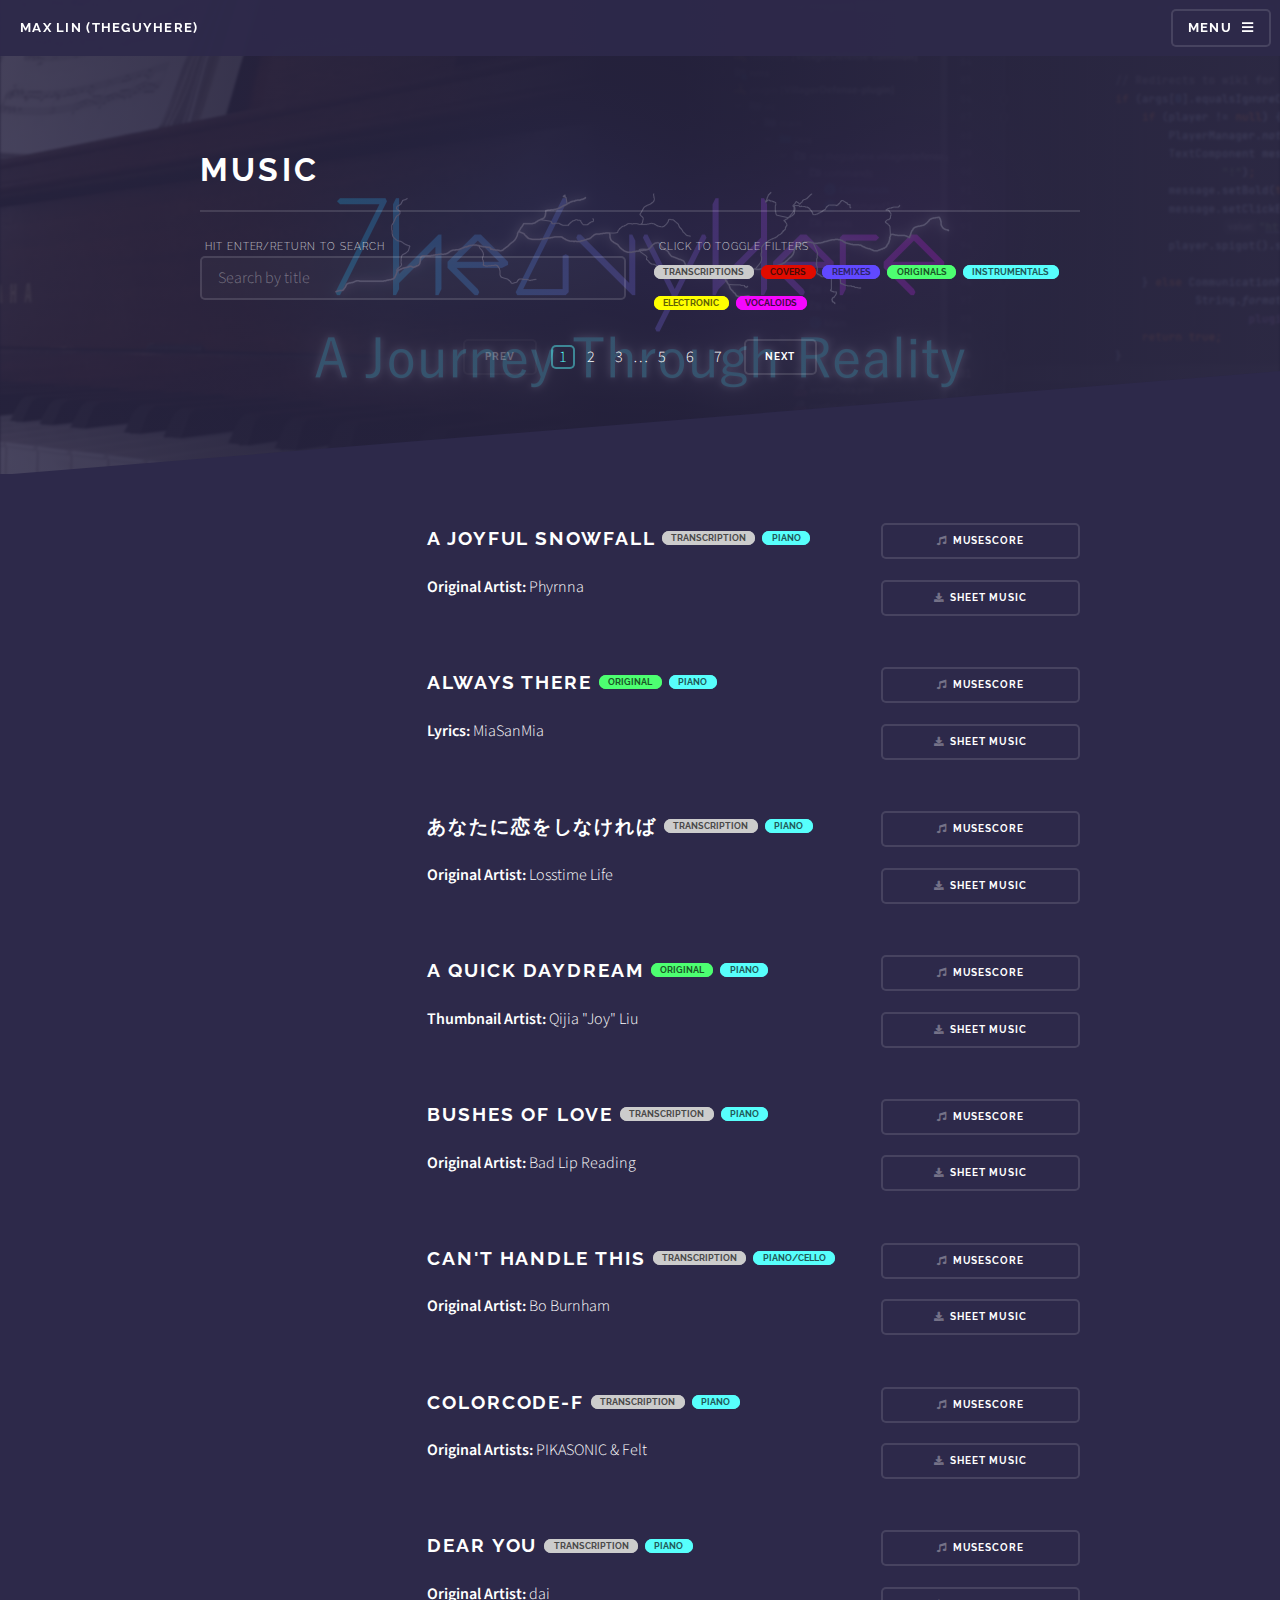
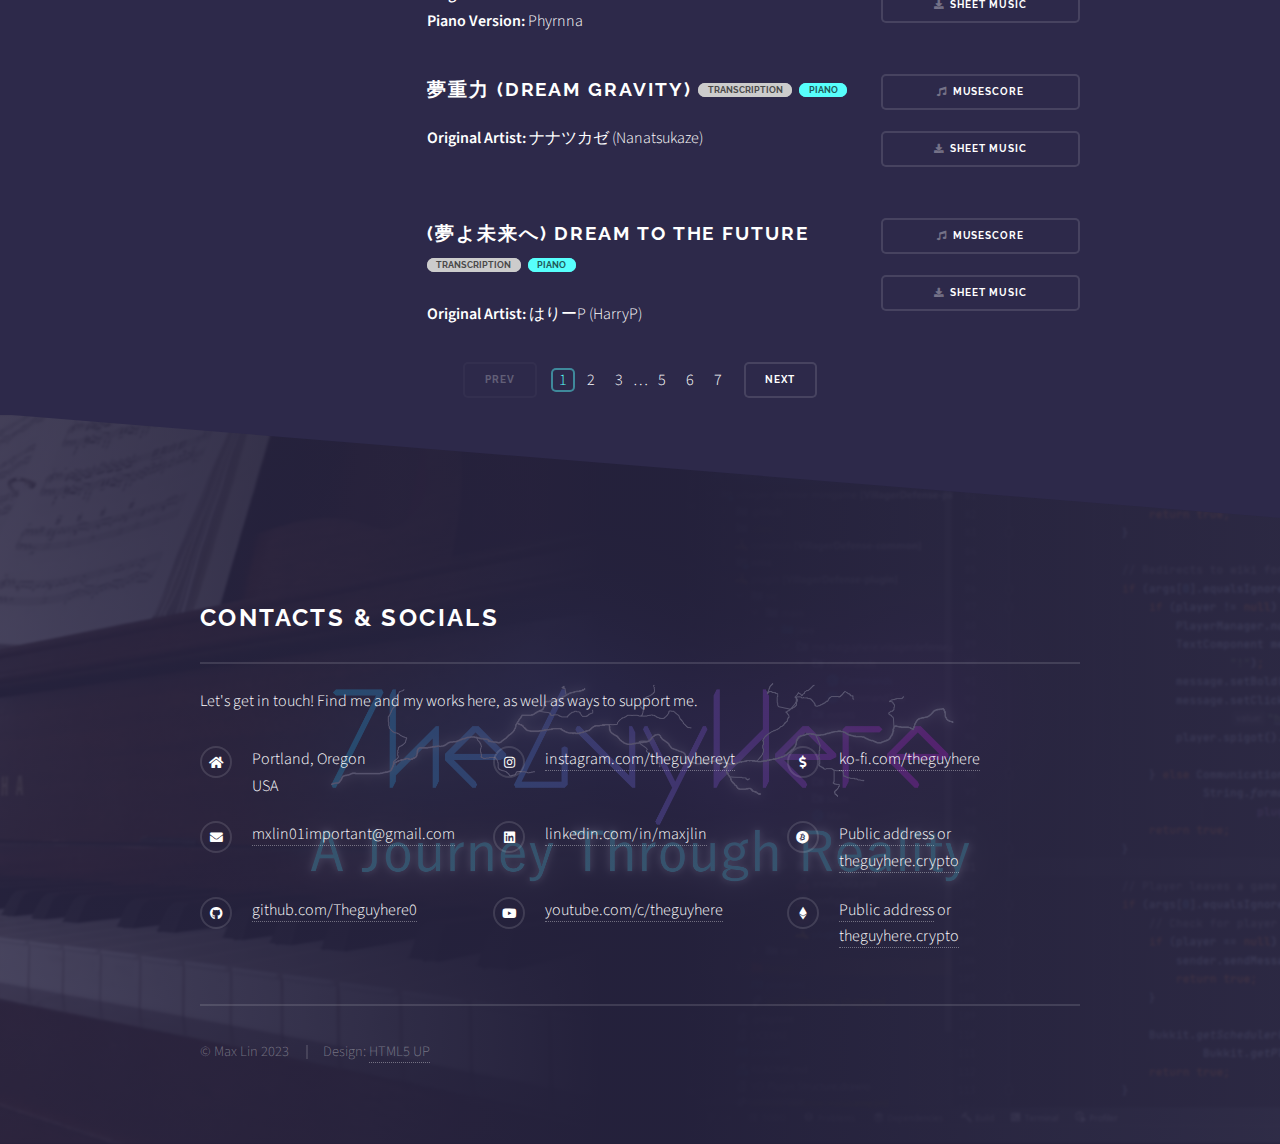
<file: projects/music.html>
<!DOCTYPE HTML>
<html>

<head>
	<title>Music</title>
	<meta charset="utf-8" />
	<meta name="viewport" content="width=device-width, initial-scale=1, user-scalable=no" />
	<link rel="stylesheet" href="../assets/css/main.css" />
	<link rel="icon" type="image/x-icon" href="../images/favicon.ico" />
	<noscript>
		<link rel="stylesheet" href="../assets/css/noscript.css" />
	</noscript>
</head>

<body class="is-preload">

	<!-- Page Wrapper -->
	<div id="page-wrapper">

		<!-- Header -->
		<header id="header">
			<h1><a href="../index.html">Max Lin (Theguyhere)</a></h1>
			<nav>
				<a href="#menu">Menu</a>
			</nav>
		</header>

		<!-- Menu -->
		<nav id="menu">
			<div class="inner">
				<h2>Menu</h2>
				<ul class="links">
					<li><a href="../aboutMe.html">About Me</a></li>
					<li><a href="../resume.html">Resume</a></li>
					<li><a href="../projects.html">Projects & Works</a></li>
					<li><a href="#footer">Contacts & Socials</a></li>
				</ul>
				<a href="#" class="close">Close</a>
			</div>
		</nav>

		<!-- Wrapper -->
		<section id="wrapper">
			<header>
				<div class="inner">
					<h2>Music</h2>
					<div class="row">
						<div class="col-6 col-12-small">
							<p class="hint">Hit enter/return to search</p>
							<input type="text" id="search" class="icon solid fa-search" placeholder="Search by title"
								onkeypress="keyPressHelper(event, 'Enter', updateFilterables)" />
						</div>
						<div class="col-6 col-12-small">
							<p class="hint">Click to toggle filters</p>
							<h3 id="filters" class="disable-select">
								<a class="tag gray" onclick="toggleFilter(this)">Transcriptions</a>
								<a class="tag red" onclick="toggleFilter(this)">Covers</a>
								<a class="tag purple" onclick="toggleFilter(this)">Remixes</a>
								<a class="tag green" onclick="toggleFilter(this)">Originals</a>
								<a class="tag blue" onclick="toggleFilter(this)">Instrumentals</a>
								<a class="tag yellow" onclick="toggleFilter(this)">Electronic</a>
								<a class="tag pink" onclick="toggleFilter(this)">Vocaloids</a>
							</h3>
						</div>
					</div>

					<ul class="pagination">
					</ul>

				</div>
			</header>

			<!-- Music -->
			<div class="wrapper">
				<div class="inner">

					<div class="row filterable">
						<div class="col-3 col-12-small">
							<iframe class="video" src="https://www.youtube.com/embed/aVG5jyioJ-c" title="YouTube video player"
								frameborder="0"
								allow="accelerometer; autoplay; clipboard-write; encrypted-media; gyroscope; picture-in-picture; web-share"
								allowfullscreen></iframe>
						</div>
						<div class="col-6 col-12-small">
							<h3 class="title">A Joyful Snowfall
								<tag class="gray">Transcription</tag>
								<tag class="blue">Piano</tag>
							</h3>
							<p><b>Original Artist:</b> Phyrnna</p>
						</div>
						<div class="col-3 col-12-small">
							<ul class="actions stacked">
								<li><a href="https://musescore.com/user/4421861/scores/6048406" target="_blank"
										class="button fit small icon solid fa-music">Musescore</a></li>
								<li><a href="music/A_Joyful_Snowfall.pdf" target="_blank"
										class="button fit small icon solid fa-download">Sheet Music</a></li>
							</ul>
						</div>
					</div>

					<div class="row filterable">
						<div class="col-3 col-12-small">
							<iframe class="video" src="https://www.youtube.com/embed/hDLZ0a0oPew" title="YouTube video player"
								frameborder="0"
								allow="accelerometer; autoplay; clipboard-write; encrypted-media; gyroscope; picture-in-picture; web-share"
								allowfullscreen></iframe>
						</div>
						<div class="col-6 col-12-small">
							<h3 class="title">Always There
								<tag class="green">Original</tag>
								<tag class="blue">Piano</tag>
							</h3>
							<p><b>Lyrics:</b> MiaSanMia</p>
						</div>
						<div class="col-3 col-12-small">
							<ul class="actions stacked">
								<li><a href="https://musescore.com/user/4421861/scores/6048415" target="_blank"
										class="button fit small icon solid fa-music">Musescore</a></li>
								<li><a href="music/Always_There.pdf" target="_blank"
										class="button fit small icon solid fa-download">Sheet Music</a></li>
							</ul>
						</div>
					</div>

					<div class="row filterable">
						<div class="col-3 col-12-small">
							<iframe class="video" src="https://www.youtube.com/embed/cFfRJ4Gwzxw" title="YouTube video player"
								frameborder="0"
								allow="accelerometer; autoplay; clipboard-write; encrypted-media; gyroscope; picture-in-picture; web-share"
								allowfullscreen></iframe>
						</div>
						<div class="col-6 col-12-small">
							<h3 class="title">あなたに恋をしなければ
								<tag class="gray">Transcription</tag>
								<tag class="blue">Piano</tag>
							</h3>
							<p class="no-margins"><b>Original Artist:</b> Losstime Life</p>
						</div>
						<div class="col-3 col-12-small">
							<ul class="actions stacked">
								<li><a href="https://musescore.com/user/4421861/scores/13741402" target="_blank"
										class="button fit small icon solid fa-music">Musescore</a></li>
								<li><a href="music/ihaveto.pdf" target="_blank" class="button fit small icon solid fa-download">Sheet
										Music</a></li>
							</ul>
						</div>
					</div>

					<div class="row filterable">
						<div class="col-3 col-12-small">
							<iframe class="video" src="https://www.youtube.com/embed/ZxXEz4AbwOA" title="YouTube video player"
								frameborder="0"
								allow="accelerometer; autoplay; clipboard-write; encrypted-media; gyroscope; picture-in-picture; web-share"
								allowfullscreen></iframe>
						</div>
						<div class="col-6 col-12-small">
							<h3 class="title">A Quick Daydream
								<tag class="green">Original</tag>
								<tag class="blue">Piano</tag>
							</h3>
							<p><b>Thumbnail Artist:</b> Qijia "Joy" Liu</p>
						</div>
						<div class="col-3 col-12-small">
							<ul class="actions stacked">
								<li><a href="https://musescore.com/user/4421861/scores/6319986" target="_blank"
										class="button fit small icon solid fa-music">Musescore</a></li>
								<li><a href="music/A_Quick_Daydream.pdf" target="_blank"
										class="button fit small icon solid fa-download">Sheet Music</a></li>
							</ul>
						</div>
					</div>

					<div class="row filterable">
						<div class="col-3 col-12-small">
							<iframe class="video" src="https://www.youtube.com/embed/sd-JGe8l9Cw" title="YouTube video player"
								frameborder="0"
								allow="accelerometer; autoplay; clipboard-write; encrypted-media; gyroscope; picture-in-picture; web-share"
								allowfullscreen></iframe>
						</div>
						<div class="col-6 col-12-small">
							<h3 class="title">Bushes of Love
								<tag class="gray">Transcription</tag>
								<tag class="blue">Piano</tag>
							</h3>
							<p><b>Original Artist:</b> Bad Lip Reading</p>
						</div>
						<div class="col-3 col-12-small">
							<ul class="actions stacked">
								<li><a href="https://musescore.com/user/4421861/scores/15192070" target="_blank"
										class="button fit small icon solid fa-music">Musescore</a></li>
								<li><a href="music/Bushes_of_Love.pdf" target="_blank"
										class="button fit small icon solid fa-download">Sheet Music</a></li>
							</ul>
						</div>
					</div>

					<div class="row filterable">
						<div class="col-3 col-12-small">
							<iframe class="video" src="https://www.youtube.com/embed/8t8Bqf2la2Q" title="YouTube video player"
								frameborder="0"
								allow="accelerometer; autoplay; clipboard-write; encrypted-media; gyroscope; picture-in-picture; web-share"
								allowfullscreen></iframe>
						</div>
						<div class="col-6 col-12-small">
							<h3 class="title">Can't Handle This
								<tag class="gray">Transcription</tag>
								<tag class="blue">Piano/Cello</tag>
							</h3>
							<p><b>Original Artist:</b> Bo Burnham</p>
						</div>
						<div class="col-3 col-12-small">
							<ul class="actions stacked">
								<li><a href="https://musescore.com/user/4421861/scores/6048276" target="_blank"
										class="button fit small icon solid fa-music">Musescore</a></li>
								<li><a href="music/Can't_Handle_This.pdf" target="_blank"
										class="button fit small icon solid fa-download">Sheet Music</a></li>
							</ul>
						</div>
					</div>

					<div class="row filterable">
						<div class="col-3 col-12-small">
							<iframe class="video" src="https://www.youtube.com/embed/VfshGrdpecU" title="YouTube video player"
								frameborder="0"
								allow="accelerometer; autoplay; clipboard-write; encrypted-media; gyroscope; picture-in-picture; web-share"
								allowfullscreen></iframe>
						</div>
						<div class="col-6 col-12-small">
							<h3 class="title">ColorCode-F
								<tag class="gray">Transcription</tag>
								<tag class="blue">Piano</tag>
							</h3>
							<p><b>Original Artists: </b>PIKASONIC & Felt</p>
						</div>
						<div class="col-3 col-12-small">
							<ul class="actions stacked">
								<li><a href="https://musescore.com/user/4421861/scores/8087859" target="_blank"
										class="button fit small icon solid fa-music">Musescore</a></li>
								<li><a href="music/ColorCode-F.pdf" target="_blank"
										class="button fit small icon solid fa-download">Sheet Music</a></li>
							</ul>
						</div>
					</div>

					<div class="row filterable">
						<div class="col-3 col-12-small">
							<iframe class="video" src="https://www.youtube.com/embed/HX4Ur1TNdVI" title="YouTube video player"
								frameborder="0"
								allow="accelerometer; autoplay; clipboard-write; encrypted-media; gyroscope; picture-in-picture; web-share"
								allowfullscreen></iframe>
						</div>
						<div class="col-6 col-12-small">
							<h3 class="title">Dear You
								<tag class="gray">Transcription</tag>
								<tag class="blue">Piano</tag>
							</h3>
							<p class="no-margins"><b>Original Artist:</b> dai</p>
							<p><b>Piano Version:</b> Phyrnna</p>
						</div>
						<div class="col-3 col-12-small">
							<ul class="actions stacked">
								<li><a href="https://musescore.com/user/4421861/scores/6048373" target="_blank"
										class="button fit small icon solid fa-music">Musescore</a></li>
								<li><a href="music/Dear_You.pdf" target="_blank" class="button fit small icon solid fa-download">Sheet
										Music</a></li>
							</ul>
						</div>
					</div>

					<div class="row filterable">
						<div class="col-3 col-12-small">
							<iframe class="video" src="https://www.youtube.com/embed/9OYnaZIc3j8" title="YouTube video player"
								frameborder="0"
								allow="accelerometer; autoplay; clipboard-write; encrypted-media; gyroscope; picture-in-picture; web-share"
								allowfullscreen></iframe>
						</div>
						<div class="col-6 col-12-small">
							<h3 class="title">夢重力 (Dream Gravity)
								<tag class="gray">Transcription</tag>
								<tag class="blue">Piano</tag>
							</h3>
							<p class="no-margins"><b>Original Artist:</b> ナナツカゼ (Nanatsukaze)</p>
						</div>
						<div class="col-3 col-12-small">
							<ul class="actions stacked">
								<li><a href="https://musescore.com/user/4421861/scores/17711941" target="_blank"
										class="button fit small icon solid fa-music">Musescore</a></li>
								<li><a href="music/Dream_Gravity.pdf" target="_blank"
										class="button fit small icon solid fa-download">Sheet
										Music</a></li>
							</ul>
						</div>
					</div>

					<div class="row filterable">
						<div class="col-3 col-12-small">
							<iframe class="video" src="https://www.youtube.com/embed/obzvAWA8ZNg" title="YouTube video player"
								frameborder="0"
								allow="accelerometer; autoplay; clipboard-write; encrypted-media; gyroscope; picture-in-picture; web-share"
								allowfullscreen></iframe>
						</div>
						<div class="col-6 col-12-small">
							<h3 class="title">(夢よ未来へ) Dream to the Future
								<tag class="gray">Transcription</tag>
								<tag class="blue">Piano</tag>
							</h3>
							<p><b>Original Artist:</b> はりーP (HarryP)</p>
						</div>
						<div class="col-3 col-12-small">
							<ul class="actions stacked">
								<li><a href="https://musescore.com/user/4421861/scores/6134599" target="_blank"
										class="button fit small icon solid fa-music">Musescore</a></li>
								<li><a href="music/Dream_to_the_Future.pdf" target="_blank"
										class="button fit small icon solid fa-download">Sheet Music</a></li>
							</ul>
						</div>
					</div>

					<div class="row filterable">
						<div class="col-3 col-12-small">
							<iframe class="video" src="https://www.youtube.com/embed/Se69mNZmb0k" title="YouTube video player"
								frameborder="0"
								allow="accelerometer; autoplay; clipboard-write; encrypted-media; gyroscope; picture-in-picture; web-share"
								allowfullscreen></iframe>
						</div>
						<div class="col-6 col-12-small">
							<h3 class="title">Emptiness
								<tag class="gray">Transcription</tag>
								<tag class="blue">Piano</tag>
							</h3>
							<p><b>Original Artist: </b>PIKASONIC</p>
						</div>
						<div class="col-3 col-12-small">
							<ul class="actions stacked">
								<li><a href="https://musescore.com/user/4421861/scores/7856942" target="_blank"
										class="button fit small icon solid fa-music">Musescore</a></li>
								<li><a href="music/Emptiness.pdf" target="_blank" class="button fit small icon solid fa-download">Sheet
										Music</a></li>
							</ul>
						</div>
					</div>

					<div class="row filterable">
						<div class="col-3 col-12-small">
							<iframe class="video" src="https://www.youtube.com/embed/TkHIjtqWv0U" title="YouTube video player"
								frameborder="0"
								allow="accelerometer; autoplay; clipboard-write; encrypted-media; gyroscope; picture-in-picture; web-share"
								allowfullscreen></iframe>
						</div>
						<div class="col-6 col-12-small">
							<h3 class="title">夏が終わる (End of the Summer)
								<tag class="gray">Transcription</tag>
								<tag class="blue">Piano</tag>
							</h3>
							<p class="no-margins"><b>Original Artist:</b> ナナツカゼ (Nanatsukaze)</p>
						</div>
						<div class="col-3 col-12-small">
							<ul class="actions stacked">
								<li><a href="https://musescore.com/user/4421861/scores/20297986" target="_blank"
										class="button fit small icon solid fa-music">Musescore</a></li>
								<li><a href="music/End_of_the_Summer.pdf" target="_blank"
										class="button fit small icon solid fa-download">Sheet
										Music</a></li>
							</ul>
						</div>
					</div>

					<div class="row filterable">
						<div class="col-3 col-12-small">
							<iframe class="video" src="https://www.youtube.com/embed/OyPNfC2whpE" title="YouTube video player"
								frameborder="0"
								allow="accelerometer; autoplay; clipboard-write; encrypted-media; gyroscope; picture-in-picture; web-share"
								allowfullscreen></iframe>
						</div>
						<div class="col-9 col-12-small">
							<h3 class="title">Failing to Fall
								<tag class="green">Original</tag>
								<tag class="yellow">Electronic</tag>
							</h3>
							<p><b>Thumbnail Artist:</b> Qijia "Joy" Liu</p>
						</div>
					</div>

					<div class="row filterable">
						<div class="col-3 col-12-small">
							<iframe class="video" src="https://www.youtube.com/embed/LAjJe1qLUzs" title="YouTube video player"
								frameborder="0"
								allow="accelerometer; autoplay; clipboard-write; encrypted-media; gyroscope; picture-in-picture; web-share"
								allowfullscreen></iframe>
						</div>
						<div class="col-9 col-12-small">
							<h3 class="title">Failure
								<tag class="green">Original</tag>
								<tag class="yellow">Electronic</tag>
							</h3>
						</div>
					</div>

					<div class="row filterable">
						<div class="col-3 col-12-small">
							<iframe class="video" src="https://www.youtube.com/embed/kA8UKXLAxlo" title="YouTube video player"
								frameborder="0"
								allow="accelerometer; autoplay; clipboard-write; encrypted-media; gyroscope; picture-in-picture; web-share"
								allowfullscreen></iframe>
						</div>
						<div class="col-6 col-12-small">
							<h3 class="title">さよならワンダーランド (Goodbye Wonderland)
								<tag class="gray">Transcription</tag>
								<tag class="blue">Piano</tag>
							</h3>
							<p><b>Original Artist:</b> ナナツカゼ(Nanatsukaze)</p>
						</div>
						<div class="col-3 col-12-small">
							<ul class="actions stacked">
								<li><a href="https://musescore.com/user/4421861/scores/14101792" target="_blank"
										class="button fit small icon solid fa-music">Musescore</a></li>
								<li><a href="music/Goodbye_Wonderland.pdf" target="_blank"
										class="button fit small icon solid fa-download">Sheet Music</a></li>
							</ul>
						</div>
					</div>

					<div class="row filterable">
						<div class="col-3 col-12-small">
							<iframe class="video" src="https://www.youtube.com/embed/EQSwITxBGGQ" title="YouTube video player"
								frameborder="0"
								allow="accelerometer; autoplay; clipboard-write; encrypted-media; gyroscope; picture-in-picture; web-share"
								allowfullscreen></iframe>
						</div>
						<div class="col-9 col-12-small">
							<h3 class="title">Got Your Nose
								<tag class="green">Original</tag>
								<tag class="yellow">Electronic</tag>
							</h3>
							<p><b>Thumbnail Artist:</b> Qijia "Joy" Liu</p>
						</div>
					</div>

					<div class="row filterable">
						<div class="col-3 col-12-small">
							<iframe class="video" src="https://www.youtube.com/embed/OTXeGzdrXt8" title="YouTube video player"
								frameborder="0"
								allow="accelerometer; autoplay; clipboard-write; encrypted-media; gyroscope; picture-in-picture; web-share"
								allowfullscreen></iframe>
						</div>
						<div class="col-6 col-12-small">
							<h3 class="title">花いろ日記 (Hana iro Nikki)
								<tag class="gray">Transcription</tag>
								<tag class="blue">Piano</tag>
							</h3>
							<p><b>Original Artist:</b> 後藤 沙緒里(Gotō Saori)</p>
						</div>
						<div class="col-3 col-12-small">
							<ul class="actions stacked">
								<li><a href="https://musescore.com/user/4421861/scores/6048402" target="_blank"
										class="button fit small icon solid fa-music">Musescore</a></li>
								<li><a href="music/Hana_iro_Nikki.pdf" target="_blank"
										class="button fit small icon solid fa-download">Sheet Music</a></li>
							</ul>
						</div>
					</div>

					<div class="row filterable">
						<div class="col-3 col-12-small">
							<iframe class="video" src="https://www.youtube.com/embed/VhCx-w23w1U" title="YouTube video player"
								frameborder="0"
								allow="accelerometer; autoplay; clipboard-write; encrypted-media; gyroscope; picture-in-picture; web-share"
								allowfullscreen></iframe>
						</div>
						<div class="col-9 col-12-small">
							<h3 class="title">Happy Birthday ;)
								<tag class="purple">Remix</tag>
								<tag class="yellow">Electronic</tag>
							</h3>
							<p class="no-margins"><b>Original Songs:</b> Happy Birthday, Never Gonna Give You Up</p>
							<p><b>Original Artist:</b> Rick Astley</p>
						</div>
					</div>

					<div class="row filterable">
						<div class="col-3 col-12-small">
							<iframe class="video" src="https://www.youtube.com/embed/i5iBB2koJi4" title="YouTube video player"
								frameborder="0"
								allow="accelerometer; autoplay; clipboard-write; encrypted-media; gyroscope; picture-in-picture; web-share"
								allowfullscreen></iframe>
						</div>
						<div class="col-6 col-12-small">
							<h3 class="title">心加心 (Heart to Heart)
								<tag class="gray">Transcription</tag>
								<tag class="blue">Piano</tag>
							</h3>
							<p><b>Original Artist:</b> 阿良良木健 (Atunemic)</p>
						</div>
						<div class="col-3 col-12-small">
							<ul class="actions stacked">
								<li><a href="https://musescore.com/user/4421861/scores/6048418" target="_blank"
										class="button fit small icon solid fa-music">Musescore</a></li>
								<li><a href="music/Heart_to_Heart.pdf" target="_blank"
										class="button fit small icon solid fa-download">Sheet Music</a></li>
							</ul>
						</div>
					</div>

					<div class="row filterable">
						<div class="col-3 col-12-small">
							<iframe class="video" src="https://www.youtube.com/embed/vJ92bGQRvIc" title="YouTube video player"
								frameborder="0"
								allow="accelerometer; autoplay; clipboard-write; encrypted-media; gyroscope; picture-in-picture; web-share"
								allowfullscreen></iframe>
						</div>
						<div class="col-6 col-12-small">
							<h3 class="title">ヒロイン (Heroine)
								<tag class="gray">Transcription</tag>
								<tag class="blue">Piano</tag>
							</h3>
							<p><b>Original Artists:</b> PIKASONIC & nakotanmaru</p>
						</div>
						<div class="col-3 col-12-small">
							<ul class="actions stacked">
								<li><a href="https://musescore.com/user/4421861/scores/8913657" target="_blank"
										class="button fit small icon solid fa-music">Musescore</a></li>
								<li><a href="music/Heroine.pdf" target="_blank" class="button fit small icon solid fa-download">Sheet
										Music</a></li>
							</ul>
						</div>
					</div>

					<div class="row filterable">
						<div class="col-3 col-12-small">
							<iframe class="video" src="https://www.youtube.com/embed/U1dKXp0_GA8" title="YouTube video player"
								frameborder="0"
								allow="accelerometer; autoplay; clipboard-write; encrypted-media; gyroscope; picture-in-picture; web-share"
								allowfullscreen></iframe>
						</div>
						<div class="col-6 col-12-small">
							<h3 class="title">I LOVE U
								<tag class="gray">Transcription</tag>
								<tag class="blue">Piano</tag>
							</h3>
							<p><b>Original Artist:</b> 阿良良木健 (Atunemic)</p>
						</div>
						<div class="col-3 col-12-small">
							<ul class="actions stacked">
								<li><a href="https://musescore.com/user/4421861/scores/14413732" target="_blank"
										class="button fit small icon solid fa-music">Musescore</a></li>
								<li><a href="music/I_LOVE_U.pdf" target="_blank" class="button fit small icon solid fa-download">Sheet
										Music</a></li>
							</ul>
						</div>
					</div>

					<div class="row filterable">
						<div class="col-3 col-12-small">
							<iframe class="video" src="https://www.youtube.com/embed/NZGl5-5YXGY" title="YouTube video player"
								frameborder="0"
								allow="accelerometer; autoplay; clipboard-write; encrypted-media; gyroscope; picture-in-picture; web-share"
								allowfullscreen></iframe>
						</div>
						<div class="col-6 col-12-small">
							<h3 class="title">If I Die
								<tag class="gray">Transcription</tag>
								<tag class="blue">Piano</tag>
							</h3>
							<p><b>Original Artist:</b> Phyrnna</p>
						</div>
						<div class="col-3 col-12-small">
							<ul class="actions stacked">
								<li><a href="https://musescore.com/user/4421861/scores/8635749" target="_blank"
										class="button fit small icon solid fa-music">Musescore</a></li>
								<li><a href="music/If_I_Die.pdf" target="_blank" class="button fit small icon solid fa-download">Sheet
										Music</a></li>
							</ul>
						</div>
					</div>

					<div class="row filterable">
						<div class="col-3 col-12-small">
							<iframe class="video" src="https://www.youtube.com/embed/I_7FyPj0CnA" title="YouTube video player"
								frameborder="0"
								allow="accelerometer; autoplay; clipboard-write; encrypted-media; gyroscope; picture-in-picture; web-share"
								allowfullscreen></iframe>
						</div>
						<div class="col-6 col-12-small">
							<h3 class="title">Interstellar
								<tag class="gray">Transcription</tag>
								<tag class="blue">Piano</tag>
							</h3>
							<p class="no-margins"><b>Original Artist:</b> PIKASONIC</p>
						</div>
						<div class="col-3 col-12-small">
							<ul class="actions stacked">
								<li><a href="https://musescore.com/user/4421861/scores/19681372" target="_blank"
										class="button fit small icon solid fa-music">Musescore</a></li>
								<li><a href="music/Interstellar.pdf" target="_blank"
										class="button fit small icon solid fa-download">Sheet
										Music</a></li>
							</ul>
						</div>
					</div>

					<div class="row filterable">
						<div class="col-3 col-12-small">
							<iframe class="video" src="https://www.youtube.com/embed/ivnWws4W1mc" title="YouTube video player"
								frameborder="0"
								allow="accelerometer; autoplay; clipboard-write; encrypted-media; gyroscope; picture-in-picture; web-share"
								allowfullscreen></iframe>
						</div>
						<div class="col-9 col-12-small">
							<h3 class="title">Jasmine Flower (茉莉花)
								<tag class="red">Cover</tag>
								<tag class="yellow">Electronic</tag>
								<tag class="pink">Vocaloid</tag>
							</h3>
							<p><b>Vocals:</b> AiKo (Lite)</p>
						</div>
					</div>

					<div class="row filterable">
						<div class="col-3 col-12-small">
							<iframe class="video" src="https://www.youtube.com/embed/FEBKzM3Kj-c" title="YouTube video player"
								frameborder="0"
								allow="accelerometer; autoplay; clipboard-write; encrypted-media; gyroscope; picture-in-picture; web-share"
								allowfullscreen></iframe>
						</div>
						<div class="col-6 col-12-small">
							<h3 class="title">Lemonade
								<tag class="gray">Transcription</tag>
								<tag class="blue">Piano</tag>
							</h3>
							<p class="no-margins"><b>Original Artist:</b> PIKASONIC</p>
						</div>
						<div class="col-3 col-12-small">
							<ul class="actions stacked">
								<li><a href="https://musescore.com/user/4421861/scores/18531262" target="_blank"
										class="button fit small icon solid fa-music">Musescore</a></li>
								<li><a href="music/Lemonade.pdf" target="_blank" class="button fit small icon solid fa-download">Sheet
										Music</a></li>
							</ul>
						</div>
					</div>

					<div class="row filterable">
						<div class="col-3 col-12-small">
							<iframe class="video" src="https://www.youtube.com/embed/FmgeXcY0tJs" title="YouTube video player"
								frameborder="0"
								allow="accelerometer; autoplay; clipboard-write; encrypted-media; gyroscope; picture-in-picture; web-share"
								allowfullscreen></iframe>
						</div>
						<div class="col-6 col-12-small">
							<h3 class="title">Love Stranded
								<tag class="gray">Transcription</tag>
								<tag class="blue">Piano</tag>
							</h3>
							<p><b>Original Artist:</b> Phyrnna</p>
						</div>
						<div class="col-3 col-12-small">
							<ul class="actions stacked">
								<li><a href="https://musescore.com/user/4421861/scores/6048411" target="_blank"
										class="button fit small icon solid fa-music">Musescore</a></li>
								<li><a href="music/Love_Stranded.pdf" target="_blank"
										class="button fit small icon solid fa-download">Sheet Music</a></li>
							</ul>
						</div>
					</div>

					<div class="row filterable">
						<div class="col-3 col-12-small">
							<iframe class="video" src="https://www.youtube.com/embed/jDBu1oVs9h8" title="YouTube video player"
								frameborder="0"
								allow="accelerometer; autoplay; clipboard-write; encrypted-media; gyroscope; picture-in-picture; web-share"
								allowfullscreen></iframe>
						</div>
						<div class="col-6 col-12-small">
							<h3 class="title">Miracle
								<tag class="gray">Transcription</tag>
								<tag class="blue">Piano</tag>
							</h3>
							<p><b>Original Artists:</b> Reno & picco</p>
						</div>
						<div class="col-3 col-12-small">
							<ul class="actions stacked">
								<li><a href="https://musescore.com/user/4421861/scores/9643894" target="_blank"
										class="button fit small icon solid fa-music">Musescore</a></li>
								<li><a href="music/Miracle.pdf" target="_blank" class="button fit small icon solid fa-download">Sheet
										Music</a></li>
							</ul>
						</div>
					</div>

					<div class="row filterable">
						<div class="col-3 col-12-small">
							<iframe class="video" src="https://www.youtube.com/embed/kHR4A3jDSk0" title="YouTube video player"
								frameborder="0"
								allow="accelerometer; autoplay; clipboard-write; encrypted-media; gyroscope; picture-in-picture; web-share"
								allowfullscreen></iframe>
						</div>
						<div class="col-6 col-12-small">
							<h3 class="title">Night Glitter
								<tag class="gray">Transcription</tag>
								<tag class="blue">Piano</tag>
							</h3>
							<p><b>Original Artist:</b> 八王子P (Hachioji P)</p>
						</div>
						<div class="col-3 col-12-small">
							<ul class="actions stacked">
								<li><a href="https://musescore.com/user/4421861/scores/6048426" target="_blank"
										class="button fit small icon solid fa-music">Musescore</a></li>
								<li><a href="music/Night_Glitter.pdf" target="_blank"
										class="button fit small icon solid fa-download">Sheet Music</a></li>
							</ul>
						</div>
					</div>

					<div class="row filterable">
						<div class="col-3 col-12-small">
							<iframe class="video" src="https://www.youtube.com/embed/t5cidFfSzWE" title="YouTube video player"
								frameborder="0"
								allow="accelerometer; autoplay; clipboard-write; encrypted-media; gyroscope; picture-in-picture; web-share"
								allowfullscreen></iframe>
						</div>
						<div class="col-6 col-12-small">
							<h3 class="title">Nostalgia
								<tag class="gray">Transcription</tag>
								<tag class="blue">Piano</tag>
							</h3>
							<p class="no-margins"><b>Original Artist:</b> PIKASONIC</p>
						</div>
						<div class="col-3 col-12-small">
							<ul class="actions stacked">
								<li><a href="https://musescore.com/user/4421861/scores/7382588" target="_blank"
										class="button fit small icon solid fa-music">Musescore</a></li>
								<li><a href="music/Nostalgia.pdf" target="_blank" class="button fit small icon solid fa-download">Sheet
										Music</a></li>
							</ul>
						</div>
					</div>

					<div class="row filterable">
						<div class="col-3 col-12-small">
							<iframe class="video" src="https://www.youtube.com/embed/dTXWSIR9OeM" title="YouTube video player"
								frameborder="0"
								allow="accelerometer; autoplay; clipboard-write; encrypted-media; gyroscope; picture-in-picture; web-share"
								allowfullscreen></iframe>
						</div>
						<div class="col-6 col-12-small">
							<h3 class="title">Not All Heroes Wear Capes
								<tag class="gray">Transcription</tag>
								<tag class="blue">Piano</tag>
							</h3>
							<p class="no-margins"><b>Original Artist:</b> Owl City</p>
							<p><b>Thumbnail Artist:</b> Qijia "Joy" Liu</p>
						</div>
						<div class="col-3 col-12-small">
							<ul class="actions stacked">
								<li><a href="https://musescore.com/user/4421861/scores/6203158" target="_blank"
										class="button fit small icon solid fa-music">Musescore</a></li>
								<li><a href="music/Not_All_Heroes_Wear_Capes.pdf" target="_blank"
										class="button fit small icon solid fa-download">Sheet Music</a></li>
							</ul>
						</div>
					</div>

					<div class="row filterable">
						<div class="col-3 col-12-small">
							<iframe class="video" src="https://www.youtube.com/embed/COlzV7NxSro" title="YouTube video player"
								frameborder="0"
								allow="accelerometer; autoplay; clipboard-write; encrypted-media; gyroscope; picture-in-picture; web-share"
								allowfullscreen></iframe>
						</div>
						<div class="col-6 col-12-small">
							<h3 class="title">Nothing
								<tag class="gray">Transcription</tag>
								<tag class="blue">Piano</tag>
							</h3>
							<p class="no-margins"><b>Original Artist:</b> PIKASONIC</p>
						</div>
						<div class="col-3 col-12-small">
							<ul class="actions stacked">
								<li><a href="https://musescore.com/user/4421861/scores/8451965" target="_blank"
										class="button fit small icon solid fa-music">Musescore</a></li>
								<li><a href="music/Nothing.pdf" target="_blank" class="button fit small icon solid fa-download">Sheet
										Music</a></li>
							</ul>
						</div>
					</div>

					<div class="row filterable">
						<div class="col-3 col-12-small">
							<iframe class="video" src="https://www.youtube.com/embed/a_2mYe5vHuI" title="YouTube video player"
								frameborder="0"
								allow="accelerometer; autoplay; clipboard-write; encrypted-media; gyroscope; picture-in-picture; web-share"
								allowfullscreen></iframe>
						</div>
						<div class="col-6 col-12-small">
							<h3 class="title">Canon in Doki
								<tag class="purple">Remix</tag>
								<tag class="blue">Piano</tag>
							</h3>
							<p class="no-margins"><b>Original Songs:</b> Doki Doki Forever, Pachelbel's Canon in D Major
							</p>
							<p><b>Original Artist:</b> OR3O</p>
						</div>
						<div class="col-3 col-12-small">
							<ul class="actions stacked">
								<li><a href="https://musescore.com/user/4421861/scores/5297643" target="_blank"
										class="button fit small icon solid fa-music">Musescore</a></li>
								<li><a href="music/Canon_in_Doki.pdf" target="_blank"
										class="button fit small icon solid fa-download">Sheet Music</a></li>
							</ul>
						</div>
					</div>

					<div class="row filterable">
						<div class="col-3 col-12-small">
							<iframe class="video" src="https://www.youtube.com/embed/JjqqdBgxtzw" title="YouTube video player"
								frameborder="0"
								allow="accelerometer; autoplay; clipboard-write; encrypted-media; gyroscope; picture-in-picture; web-share"
								allowfullscreen></iframe>
						</div>
						<div class="col-6 col-12-small">
							<h3 class="title">パノラマ (Panorama)
								<tag class="gray">Transcription</tag>
								<tag class="blue">Piano</tag>
							</h3>
							<p><b>Original Artist: </b>PIKASONIC ft. ナツメ・アリー (NatsumeAlly)</p>
						</div>
						<div class="col-3 col-12-small">
							<ul class="actions stacked">
								<li><a href="https://musescore.com/user/4421861/scores/17300926" target="_blank"
										class="button fit small icon solid fa-music">Musescore</a></li>
								<li><a href="music/Panorama.pdf" target="_blank" class="button fit small icon solid fa-download">Sheet
										Music</a></li>
							</ul>
						</div>
					</div>

					<div class="row filterable">
						<div class="col-3 col-12-small">
							<iframe class="video" src="https://www.youtube.com/embed/6U4RYJO2Us4" title="YouTube video player"
								frameborder="0"
								allow="accelerometer; autoplay; clipboard-write; encrypted-media; gyroscope; picture-in-picture; web-share"
								allowfullscreen></iframe>
						</div>
						<div class="col-6 col-12-small">
							<h3 class="title">Phase Transition
								<tag class="green">Original</tag>
								<tag class="blue">Piano</tag>
							</h3>
						</div>
						<div class="col-3 col-12-small">
							<ul class="actions stacked">
								<li><a href="https://musescore.com/user/4421861/scores/6531443" target="_blank"
										class="button fit small icon solid fa-music">Musescore</a></li>
								<li><a href="music/Phase_Transition.pdf" target="_blank"
										class="button fit small icon solid fa-download">Sheet Music</a></li>
							</ul>
						</div>
					</div>

					<div class="row filterable">
						<div class="col-3 col-12-small">
							<iframe class="video" src="https://www.youtube.com/embed/Qq4IXzazTBU" title="YouTube video player"
								frameborder="0"
								allow="accelerometer; autoplay; clipboard-write; encrypted-media; gyroscope; picture-in-picture; web-share"
								allowfullscreen></iframe>
						</div>
						<div class="col-6 col-12-small">
							<h3 class="title">Rainy proof
								<tag class="gray">Transcription</tag>
								<tag class="blue">Piano</tag>
							</h3>
							<p class="no-margins"><b>Original Artist:</b> HACHI</p>
						</div>
						<div class="col-3 col-12-small">
							<ul class="actions stacked">
								<li><a href="https://musescore.com/user/4421861/scores/17493487" target="_blank"
										class="button fit small icon solid fa-music">Musescore</a></li>
								<li><a href="music/Rainy_proof.pdf" target="_blank"
										class="button fit small icon solid fa-download">Sheet
										Music</a></li>
							</ul>
						</div>
					</div>

					<div class="row filterable">
						<div class="col-3 col-12-small">
							<iframe class="video" src="https://www.youtube.com/embed/Z4GXSWmUo94" title="YouTube video player"
								frameborder="0"
								allow="accelerometer; autoplay; clipboard-write; encrypted-media; gyroscope; picture-in-picture; web-share"
								allowfullscreen></iframe>
						</div>
						<div class="col-6 col-12-small">
							<h3 class="title">七ツ風 (Reincarnation)
								<tag class="gray">Transcription</tag>
								<tag class="blue">Piano</tag>
							</h3>
							<p class="no-margins"><b>Original Artist:</b> ナナツカゼ (Nanatsukaze)</p>
						</div>
						<div class="col-3 col-12-small">
							<ul class="actions stacked">
								<li><a href="https://musescore.com/user/4421861/scores/22728247" target="_blank"
										class="button fit small icon solid fa-music">Musescore</a></li>
								<li><a href="music/Reincarnation.pdf" target="_blank"
										class="button fit small icon solid fa-download">Sheet
										Music</a></li>
							</ul>
						</div>
					</div>

					<div class="row filterable">
						<div class="col-3 col-12-small">
							<iframe class="video" src="https://www.youtube.com/embed/MbZRjC4m_6Q" title="YouTube video player"
								frameborder="0"
								allow="accelerometer; autoplay; clipboard-write; encrypted-media; gyroscope; picture-in-picture; web-share"
								allowfullscreen></iframe>
						</div>
						<div class="col-6 col-12-small">
							<h3 class="title">Relive
								<tag class="gray">Transcription</tag>
								<tag class="blue">Piano</tag>
							</h3>
							<p class="no-margins"><b>Original Artist:</b> PIKASONIC</p>
						</div>
						<div class="col-3 col-12-small">
							<ul class="actions stacked">
								<li><a href="https://musescore.com/user/4421861/scores/7132122" target="_blank"
										class="button fit small icon solid fa-music">Musescore</a></li>
								<li><a href="music/Relive.pdf" target="_blank" class="button fit small icon solid fa-download">Sheet
										Music</a></li>
							</ul>
						</div>
					</div>

					<div class="row filterable">
						<div class="col-3 col-12-small">
							<iframe class="video" src="https://www.youtube.com/embed/yvnqSy8_uPA" title="YouTube video player"
								frameborder="0"
								allow="accelerometer; autoplay; clipboard-write; encrypted-media; gyroscope; picture-in-picture; web-share"
								allowfullscreen></iframe>
						</div>
						<div class="col-6 col-12-small">
							<h3 class="title">Remember
								<tag class="gray">Transcription</tag>
								<tag class="blue">Piano</tag>
							</h3>
							<p class="no-margins"><b>Original Artist:</b> PIKASONIC</p>
						</div>
						<div class="col-3 col-12-small">
							<ul class="actions stacked">
								<li><a href="https://musescore.com/user/4421861/scores/13611223" target="_blank"
										class="button fit small icon solid fa-music">Musescore</a></li>
								<li><a href="music/Remember.pdf" target="_blank" class="button fit small icon solid fa-download">Sheet
										Music</a></li>
							</ul>
						</div>
					</div>

					<div class="row filterable">
						<div class="col-3 col-12-small">
							<iframe class="video" src="https://www.youtube.com/embed/oKv3kb5Ee0w" title="YouTube video player"
								frameborder="0"
								allow="accelerometer; autoplay; clipboard-write; encrypted-media; gyroscope; picture-in-picture; web-share"
								allowfullscreen></iframe>
						</div>
						<div class="col-6 col-12-small">
							<h3 class="title">再生 (Replay)
								<tag class="gray">Transcription</tag>
								<tag class="blue">Piano</tag>
							</h3>
							<p class="no-margins"><b>Original Artist:</b> ナナツカゼ (Nanatsukaze)</p>
						</div>
						<div class="col-3 col-12-small">
							<ul class="actions stacked">
								<li><a href="https://musescore.com/user/4421861/scores/15278560" target="_blank"
										class="button fit small icon solid fa-music">Musescore</a></li>
								<li><a href="music/Replay.pdf" target="_blank" class="button fit small icon solid fa-download">Sheet
										Music</a></li>
							</ul>
						</div>
					</div>

					<div class="row filterable">
						<div class="col-3 col-12-small">
							<iframe class="video" src="https://www.youtube.com/embed/qw0IVyuRu7Q" title="YouTube video player"
								frameborder="0"
								allow="accelerometer; autoplay; clipboard-write; encrypted-media; gyroscope; picture-in-picture; web-share"
								allowfullscreen></iframe>
						</div>
						<div class="col-6 col-12-small">
							<h3 class="title">Rising Kingdom
								<tag class="gray">Transcription</tag>
								<tag class="blue">Piano</tag>
							</h3>
							<p class="no-margins"><b>Original Artist:</b> CaptainSparklez</p>
						</div>
						<div class="col-3 col-12-small">
							<ul class="actions stacked">
								<li><a href="https://musescore.com/user/4421861/scores/9217772" target="_blank"
										class="button fit small icon solid fa-music">Musescore</a></li>
								<li><a href="music/Rising_Kingdom.pdf" target="_blank"
										class="button fit small icon solid fa-download">Sheet
										Music</a></li>
							</ul>
						</div>
					</div>

					<div class="row filterable">
						<div class="col-3 col-12-small">
							<iframe class="video" src="https://www.youtube.com/embed/8fCXLSWwhX0" title="YouTube video player"
								frameborder="0"
								allow="accelerometer; autoplay; clipboard-write; encrypted-media; gyroscope; picture-in-picture; web-share"
								allowfullscreen></iframe>
						</div>
						<div class="col-6 col-12-small">
							<h3 class="title">Runaways
								<tag class="gray">Transcription</tag>
								<tag class="blue">Piano</tag>
							</h3>
							<p class="no-margins"><b>Original Artists:</b> Mihony & Stavensuniverse</p>
							<p><b>Vocals:</b> Moon Jelly</p>
						</div>
						<div class="col-3 col-12-small">
							<ul class="actions stacked">
								<li><a href="https://musescore.com/user/4421861/scores/9965512" target="_blank"
										class="button fit small icon solid fa-music">Musescore</a></li>
								<li><a href="music/Runaways.pdf" target="_blank" class="button fit small icon solid fa-download">Sheet
										Music</a></li>
							</ul>
						</div>
					</div>

					<div class="row filterable">
						<div class="col-3 col-12-small">
							<iframe class="video" src="https://www.youtube.com/embed/hsFhsPJUR6w" title="YouTube video player"
								frameborder="0"
								allow="accelerometer; autoplay; clipboard-write; encrypted-media; gyroscope; picture-in-picture; web-share"
								allowfullscreen></iframe>
						</div>
						<div class="col-6 col-12-small">
							<h3 class="title">Sample of My Pasta
								<tag class="gray">Transcription</tag>
								<tag class="blue">Piano</tag>
							</h3>
							<p class="no-margins"><b>Original Artist:</b> BTS</p>
							<p><b>Parody Artist:</b> Bad Lip Reading</p>
						</div>
						<div class="col-3 col-12-small">
							<ul class="actions stacked">
								<li><a href="https://musescore.com/user/4421861/scores/5500902" target="_blank"
										class="button fit small icon solid fa-music">Musescore</a></li>
								<li><a href="music/Sample_of_My_Pasta.pdf" target="_blank"
										class="button fit small icon solid fa-download">Sheet Music</a></li>
							</ul>
						</div>
					</div>

					<div class="row filterable">
						<div class="col-3 col-12-small">
							<iframe class="video" src="https://www.youtube.com/embed/WMKL1IRAbAA" title="YouTube video player"
								frameborder="0"
								allow="accelerometer; autoplay; clipboard-write; encrypted-media; gyroscope; picture-in-picture; web-share"
								allowfullscreen></iframe>
						</div>
						<div class="col-6 col-12-small">
							<h3 class="title">Shelter
								<tag class="gray">Transcription</tag>
								<tag class="blue">Piano</tag>
							</h3>
							<p class="no-margins"><b>Original Artists:</b> Porter Robinson & Madeon</p>
							<p><b>Piano Version:</b> Phyrnna</p>
						</div>
						<div class="col-3 col-12-small">
							<ul class="actions stacked">
								<li><a href="https://musescore.com/user/4421861/scores/3248051" target="_blank"
										class="button fit small icon solid fa-music">Musescore</a></li>
								<li><a href="music/Shelter.pdf" target="_blank" class="button fit small icon solid fa-download">Sheet
										Music</a></li>
							</ul>
						</div>
					</div>

					<div class="row filterable">
						<div class="col-3 col-12-small">
							<iframe class="video" src="https://www.youtube.com/embed/LD_0H6E53jE" title="YouTube video player"
								frameborder="0"
								allow="accelerometer; autoplay; clipboard-write; encrypted-media; gyroscope; picture-in-picture; web-share"
								allowfullscreen></iframe>
						</div>
						<div class="col-6 col-12-small">
							<h3 class="title">最初日 (Shine A Light)
								<tag class="gray">Transcription</tag>
								<tag class="blue">Piano</tag>
							</h3>
							<p><b>Original Artist:</b> 阿良良木健 (Atunemic)</p>
						</div>
						<div class="col-3 col-12-small">
							<ul class="actions stacked">
								<li><a href="https://musescore.com/user/4421861/scores/8365290" target="_blank"
										class="button fit small icon solid fa-music">Musescore</a></li>
								<li><a href="music/Shine_A_Light.pdf" target="_blank"
										class="button fit small icon solid fa-download">Sheet Music</a></li>
							</ul>
						</div>
					</div>

					<div class="row filterable">
						<div class="col-3 col-12-small">
							<iframe class="video" src="https://www.youtube.com/embed/NWuzMxTTOEg" title="YouTube video player"
								frameborder="0"
								allow="accelerometer; autoplay; clipboard-write; encrypted-media; gyroscope; picture-in-picture; web-share"
								allowfullscreen></iframe>
						</div>
						<div class="col-6 col-12-small">
							<h3 class="title">Sky
								<tag class="gray">Transcription</tag>
								<tag class="blue">Piano</tag>
							</h3>
							<p class="no-margins"><b>Original Artist:</b> PIKASONIC</p>
						</div>
						<div class="col-3 col-12-small">
							<ul class="actions stacked">
								<li><a href="https://musescore.com/user/4421861/scores/21304513" target="_blank"
										class="button fit small icon solid fa-music">Musescore</a></li>
								<li><a href="music/Sky.pdf" target="_blank" class="button fit small icon solid fa-download">Sheet
										Music</a></li>
							</ul>
						</div>
					</div>

					<div class="row filterable">
						<div class="col-3 col-12-small">
							<iframe class="video" src="https://www.youtube.com/embed/HEGkiczfcr8" title="YouTube video player"
								frameborder="0"
								allow="accelerometer; autoplay; clipboard-write; encrypted-media; gyroscope; picture-in-picture; web-share"
								allowfullscreen></iframe>
						</div>
						<div class="col-6 col-12-small">
							<h3 class="title">Skydive
								<tag class="gray">Transcription</tag>
								<tag class="blue">Piano</tag>
							</h3>
							<p><b>Original Artist: </b>PIKASONIC</p>
						</div>
						<div class="col-3 col-12-small">
							<ul class="actions stacked">
								<li><a href="https://musescore.com/user/4421861/scores/15908251" target="_blank"
										class="button fit small icon solid fa-music">Musescore</a></li>
								<li><a href="music/Skydive.pdf" target="_blank" class="button fit small icon solid fa-download">Sheet
										Music</a></li>
							</ul>
						</div>
					</div>

					<div class="row filterable">
						<div class="col-3 col-12-small">
							<iframe class="video" src="https://www.youtube.com/embed/4twJTcIaD_Y" title="YouTube video player"
								frameborder="0"
								allow="accelerometer; autoplay; clipboard-write; encrypted-media; gyroscope; picture-in-picture; web-share"
								allowfullscreen></iframe>
						</div>
						<div class="col-6 col-12-small">
							<h3 class="title">Sparks Fly
								<tag class="gray">Transcription</tag>
								<tag class="blue">Piano</tag>
							</h3>
							<p><b>Original Artist:</b> Taylor Swift</p>
						</div>
						<div class="col-3 col-12-small">
							<ul class="actions stacked">
								<li><a href="https://musescore.com/user/4421861/scores/11035807" target="_blank"
										class="button fit small icon solid fa-music">Musescore</a></li>
								<li><a href="music/Sparks_Fly.pdf" target="_blank" class="button fit small icon solid fa-download">Sheet
										Music</a></li>
							</ul>
						</div>
					</div>

					<div class="row filterable">
						<div class="col-3 col-12-small">
							<iframe class="video" src="https://www.youtube.com/embed/cPM-7dOy2ZA" title="YouTube video player"
								frameborder="0"
								allow="accelerometer; autoplay; clipboard-write; encrypted-media; gyroscope; picture-in-picture; web-share"
								allowfullscreen></iframe>
						</div>
						<div class="col-6 col-12-small">
							<h3 class="title">SPiCa -ReACT Trance Remix
								<tag class="gray">Transcription</tag>
								<tag class="blue">Piano</tag>
							</h3>
							<p><b>Original Artist:</b> とくP (TokuP)</p>
						</div>
						<div class="col-3 col-12-small">
							<ul class="actions stacked">
								<li><a href="https://musescore.com/user/4421861/scores/5942589" target="_blank"
										class="button fit small icon solid fa-music">Musescore</a></li>
								<li><a href="music/SPiCa_-_ReACT_Trance_Remix.pdf" target="_blank"
										class="button fit small icon solid fa-download">Sheet Music</a></li>
							</ul>
						</div>
					</div>

					<div class="row filterable">
						<div class="col-3 col-12-small">
							<iframe class="video" src="https://www.youtube.com/embed/2dp5R9Sg35Q" title="YouTube video player"
								frameborder="0"
								allow="accelerometer; autoplay; clipboard-write; encrypted-media; gyroscope; picture-in-picture; web-share"
								allowfullscreen></iframe>
						</div>
						<div class="col-6 col-12-small">
							<h3 class="title">StarSmitten
								<tag class="gray">Transcription</tag>
								<tag class="blue">Piano</tag>
							</h3>
							<p><b>Original Artist:</b> LilyPichu</p>
						</div>
						<div class="col-3 col-12-small">
							<ul class="actions stacked">
								<li><a href="https://musescore.com/user/4421861/scores/12811249" target="_blank"
										class="button fit small icon solid fa-music">Musescore</a></li>
								<li><a href="music/StarSmitten.pdf" target="_blank"
										class="button fit small icon solid fa-download">Sheet
										Music</a></li>
							</ul>
						</div>
					</div>

					<div class="row filterable">
						<div class="col-3 col-12-small">
							<iframe class="video" src="https://www.youtube.com/embed/DdHglivFbLI" title="YouTube video player"
								frameborder="0"
								allow="accelerometer; autoplay; clipboard-write; encrypted-media; gyroscope; picture-in-picture; web-share"
								allowfullscreen></iframe>
						</div>
						<div class="col-6 col-12-small">
							<h3 class="title">イチゴの恋心 (Strawberry Lover)
								<tag class="gray">Transcription</tag>
								<tag class="blue">Piano</tag>
							</h3>
							<p><b>Original Artist:</b> Azell</p>
						</div>
						<div class="col-3 col-12-small">
							<ul class="actions stacked">
								<li><a href="https://musescore.com/user/4421861/scores/19829095" target="_blank"
										class="button fit small icon solid fa-music">Musescore</a></li>
								<li><a href="music/Strawberry_Lover.pdf" target="_blank"
										class="button fit small icon solid fa-download">Sheet
										Music</a></li>
							</ul>
						</div>
					</div>

					<div class="row filterable">
						<div class="col-3 col-12-small">
							<iframe class="video" src="https://www.youtube.com/embed/S0VIh7AHkAI" title="YouTube video player"
								frameborder="0"
								allow="accelerometer; autoplay; clipboard-write; encrypted-media; gyroscope; picture-in-picture; web-share"
								allowfullscreen></iframe>
						</div>
						<div class="col-9 col-12-small">
							<h3 class="title">Success
								<tag class="green">Original</tag>
								<tag class="yellow">Electronic</tag>
							</h3>
						</div>
					</div>

					<div class="row filterable">
						<div class="col-3 col-12-small">
							<iframe class="video" src="https://www.youtube.com/embed/sXYkyVXK2H0" title="YouTube video player"
								frameborder="0"
								allow="accelerometer; autoplay; clipboard-write; encrypted-media; gyroscope; picture-in-picture; web-share"
								allowfullscreen></iframe>
						</div>
						<div class="col-6 col-12-small">
							<h3 class="title">The Angelic Blossom (Piano)
								<tag class="gray">Transcription</tag>
								<tag class="blue">Piano</tag>
							</h3>
							<p><b>Original Artist:</b> Phyrnna</p>
						</div>
						<div class="col-3 col-12-small">
							<ul class="actions stacked">
								<li><a href="https://musescore.com/user/4421861/scores/11060269" target="_blank"
										class="button fit small icon solid fa-music">Musescore</a></li>
								<li><a href="music/The_Angelic_Blossom.pdf" target="_blank"
										class="button fit small icon solid fa-download">Sheet Music</a></li>
							</ul>
						</div>
					</div>

					<div class="row filterable">
						<div class="col-3 col-12-small">
							<iframe class="video" src="https://www.youtube.com/embed/BT5eX9ITN0s" title="YouTube video player"
								frameborder="0"
								allow="accelerometer; autoplay; clipboard-write; encrypted-media; gyroscope; picture-in-picture; web-share"
								allowfullscreen></iframe>
						</div>
						<div class="col-6 col-12-small">
							<h3 class="title">The Angelic Blossom (Trio)
								<tag class="gray">Transcription</tag>
								<tag class="blue">Trio</tag>
							</h3>
							<p><b>Original Artist:</b> Phyrnna</p>
						</div>
						<div class="col-3 col-12-small">
							<ul class="actions stacked">
								<li><a href="https://musescore.com/user/4421861/scores/6048367" target="_blank"
										class="button fit small icon solid fa-music">Musescore</a></li>
								<li><a href="music/The_Angelic_Blossom_(Trio).pdf" target="_blank"
										class="button fit small icon solid fa-download">Sheet Music</a></li>
							</ul>
						</div>
					</div>

					<div class="row filterable">
						<div class="col-3 col-12-small">
							<iframe class="video" src="https://www.youtube.com/embed/A6AluKfHTl0" title="YouTube video player"
								frameborder="0"
								allow="accelerometer; autoplay; clipboard-write; encrypted-media; gyroscope; picture-in-picture; web-share"
								allowfullscreen></iframe>
						</div>
						<div class="col-6 col-12-small">
							<h3 class="title">Timeleap
								<tag class="gray">Transcription</tag>
								<tag class="blue">Piano</tag>
							</h3>
							<p><b>Original Artist: </b>PIKASONIC</p>
						</div>
						<div class="col-3 col-12-small">
							<ul class="actions stacked">
								<li><a href="https://musescore.com/user/4421861/scores/16169740" target="_blank"
										class="button fit small icon solid fa-music">Musescore</a></li>
								<li><a href="music/Timeleap.pdf" target="_blank" class="button fit small icon solid fa-download">Sheet
										Music</a></li>
							</ul>
						</div>
					</div>

					<div class="row filterable">
						<div class="col-3 col-12-small">
							<iframe class="video" src="https://www.youtube.com/embed/YCHtpPkwUoA" title="YouTube video player"
								frameborder="0"
								allow="accelerometer; autoplay; clipboard-write; encrypted-media; gyroscope; picture-in-picture; web-share"
								allowfullscreen></iframe>
						</div>
						<div class="col-6 col-12-small">
							<h3 class="title">奔向天际线 (Towards The Skyline)
								<tag class="gray">Transcription</tag>
								<tag class="blue">Piano</tag>
							</h3>
							<p><b>Original Artist:</b> Akie秋絵</p>
						</div>
						<div class="col-3 col-12-small">
							<ul class="actions stacked">
								<li><a href="https://musescore.com/user/4421861/scores/9090329" target="_blank"
										class="button fit small icon solid fa-music">Musescore</a></li>
								<li><a href="music/Towards_the_Skyline.pdf" target="_blank"
										class="button fit small icon solid fa-download">Sheet Music</a></li>
							</ul>
						</div>
					</div>

					<div class="row filterable">
						<div class="col-3 col-12-small">
							<iframe class="video" src="https://www.youtube.com/embed/mNoTonz9h9o" title="YouTube video player"
								frameborder="0"
								allow="accelerometer; autoplay; clipboard-write; encrypted-media; gyroscope; picture-in-picture; web-share"
								allowfullscreen></iframe>
						</div>
						<div class="col-6 col-12-small">
							<h3 class="title">Trick
								<tag class="gray">Transcription</tag>
								<tag class="blue">Piano</tag>
							</h3>
							<p><b>Original Artist:</b> PIKASONIC</p>
						</div>
						<div class="col-3 col-12-small">
							<ul class="actions stacked">
								<li><a href="https://musescore.com/user/4421861/scores/10685032" target="_blank"
										class="button fit small icon solid fa-music">Musescore</a></li>
								<li><a href="music/Trick.pdf" target="_blank" class="button fit small icon solid fa-download">Sheet
										Music</a></li>
							</ul>
						</div>
					</div>

					<div class="row filterable">
						<div class="col-3 col-12-small">
							<iframe class="video" src="https://www.youtube.com/embed/2Rx4hw6yq5Y" title="YouTube video player"
								frameborder="0"
								allow="accelerometer; autoplay; clipboard-write; encrypted-media; gyroscope; picture-in-picture; web-share"
								allowfullscreen></iframe>
						</div>
						<div class="col-6 col-12-small">
							<h3 class="title">Until I Throw Away My Dreams and Become an Adult
								<tag class="gray">Transcription</tag>
								<tag class="blue">Piano</tag>
							</h3>
							<p><b>Original Artist:</b> 傘村トータ (Kasa Tōta)</p>
						</div>
						<div class="col-3 col-12-small">
							<ul class="actions stacked">
								<li><a href="https://musescore.com/user/4421861/scores/5816152" target="_blank"
										class="button fit small icon solid fa-music">Musescore</a></li>
								<li><a href="music/Until_I_Throw_Away_My_Dreams_and_Become_an_Adult.pdf" target="_blank"
										class="button fit small icon solid fa-download">Sheet Music</a></li>
							</ul>
						</div>
					</div>

					<div class="row filterable">
						<div class="col-3 col-12-small">
							<iframe class="video" src="https://www.youtube.com/embed/vR4ieZ7bitY" title="YouTube video player"
								frameborder="0"
								allow="accelerometer; autoplay; clipboard-write; encrypted-media; gyroscope; picture-in-picture; web-share"
								allowfullscreen></iframe>
						</div>
						<div class="col-9 col-12-small">
							<h3 class="title">Up and At 'em
								<tag class="green">Original</tag>
								<tag class="yellow">Electronic</tag>
							</h3>
							<p><b>Thumbnail Artist:</b> Qijia "Joy" Liu</p>
						</div>
					</div>

					<div class="row filterable">
						<div class="col-3 col-12-small">
							<iframe class="video" src="https://www.youtube.com/embed/Dxyz2kHY7S8" title="YouTube video player"
								frameborder="0"
								allow="accelerometer; autoplay; clipboard-write; encrypted-media; gyroscope; picture-in-picture; web-share"
								allowfullscreen></iframe>
						</div>
						<div class="col-9 col-12-small">
							<h3 class="title">Up and At 'em (Music Box version)
								<tag class="green">Original</tag>
								<tag class="blue">Music Box</tag>
							</h3>
							<p><b>Thumbnail Artist:</b> Qijia "Joy" Liu</p>
						</div>
					</div>

					<div class="row filterable">
						<div class="col-3 col-12-small">
							<iframe class="video" src="https://www.youtube.com/embed/9eMM0PuSvJA" title="YouTube video player"
								frameborder="0"
								allow="accelerometer; autoplay; clipboard-write; encrypted-media; gyroscope; picture-in-picture; web-share"
								allowfullscreen></iframe>
						</div>
						<div class="col-9 col-12-small">
							<h3 class="title">Weeping Lilies
								<tag class="green">Original</tag>
								<tag class="yellow">Electronic</tag>
							</h3>
							<p><b>Thumbnail Artist:</b> Qijia "Joy" Liu</p>
						</div>
					</div>

					<div class="row filterable">
						<div class="col-3 col-12-small">
							<iframe class="video" src="https://www.youtube.com/embed/VA9WPeg7lPQ" title="YouTube video player"
								frameborder="0"
								allow="accelerometer; autoplay; clipboard-write; encrypted-media; gyroscope; picture-in-picture; web-share"
								allowfullscreen></iframe>
						</div>
						<div class="col-6 col-12-small">
							<h3 class="title">World
								<tag class="gray">Transcription</tag>
								<tag class="blue">Piano</tag>
							</h3>
							<p><b>Original Artists: </b> & Dankidz</p>
						</div>
						<div class="col-3 col-12-small">
							<ul class="actions stacked">
								<li><a href="https://musescore.com/user/4421861/scores/20774491" target="_blank"
										class="button fit small icon solid fa-music">Musescore</a></li>
								<li><a href="music/What_If.pdf" target="_blank" class="button fit small icon solid fa-download">Sheet
										Music</a></li>
							</ul>
						</div>
					</div>

					<div class="row filterable">
						<div class="col-3 col-12-small">
							<iframe class="video" src="https://www.youtube.com/embed/Idbl25wW5kY" title="YouTube video player"
								frameborder="0"
								allow="accelerometer; autoplay; clipboard-write; encrypted-media; gyroscope; picture-in-picture; web-share"
								allowfullscreen></iframe>
						</div>
						<div class="col-6 col-12-small">
							<h3 class="title">もしも (What If)
								<tag class="gray">Transcription</tag>
								<tag class="blue">Piano</tag>
							</h3>
							<p><b>Original Artists: </b>ナナツカゼ (Nanatsukaze) & Dankidz</p>
						</div>
						<div class="col-3 col-12-small">
							<ul class="actions stacked">
								<li><a href="https://musescore.com/user/4421861/scores/20107768" target="_blank"
										class="button fit small icon solid fa-music">Musescore</a></li>
								<li><a href="music/World.pdf" target="_blank" class="button fit small icon solid fa-download">Sheet
										Music</a></li>
							</ul>
						</div>
					</div>

					<div class="row filterable">
						<div class="col-3 col-12-small">
							<iframe class="video" src="https://www.youtube.com/embed/twJxr_4DP5A" title="YouTube video player"
								frameborder="0"
								allow="accelerometer; autoplay; clipboard-write; encrypted-media; gyroscope; picture-in-picture; web-share"
								allowfullscreen></iframe>
						</div>
						<div class="col-9 col-12-small">
							<h3 class="title">You Raise Me Up
								<tag class="red">Cover</tag>
								<tag class="blue">Piano</tag>
								<tag class="pink">Vocaloid</tag>
							</h3>
							<p class="no-margins"><b>Original Artist:</b> Josh Gobran</p>
							<p><b>Vocals:</b> Eleanor Forte (Lite)</p>
						</div>
					</div>

					<ul class="pagination"></ul>

				</div>
			</div>

		</section>


		<!-- Footer -->
		<section id="footer">
			<div class="inner">
				<h2 class="major">Contacts & Socials</h2>
				<p>Let's get in touch! Find me and my works here, as well as ways to support me.</p>
				<div class="row">
					<div class="col-4 col-12-medium">
						<ul class="contact">
							<li class="icon solid fa-home">
								Portland, Oregon<br />USA
							</li>
							<li class="icon solid fa-envelope"><a class="copy"
									onclick="copy('mxlin01important@gmailcom')">mxlin01important@gmail.com</a></li>
							<li class="icon brands fa-github"><a href="https://github.com/Theguyhere0"
									target="_blank">github.com/Theguyhere0</a></li>
						</ul>
					</div>
					<div class="col-4 col-12-medium">
						<ul class="contact">
							<li class="icon brands fa-instagram"><a href="https://instagram.com/theguyhereyt"
									target="_blank">instagram.com/theguyhereyt</a></li>
							<li class="icon brands fa-linkedin"><a href="https://linkedin.com/in/maxjlin"
									target="_blank">linkedin.com/in/maxjlin</a></li>
							<li class="icon brands fa-youtube"><a href="https://youtube.com/c/theguyhere"
									target="_blank">youtube.com/c/theguyhere</a></li>
						</ul>
					</div>
					<div class="col-4 col-12-medium">
						<ul class="contact">
							<li class="icon solid fa-dollar-sign"><a href="https://ko-fi.com/theguyhere"
									target="_blank">ko-fi.com/theguyhere</a></li>
							<li class="icon brands fa-bitcoin"><a class="copy"
									onclick="copy('bc1qfe0nxl8h8k4qt228ywad96umsfw4hxsr6raj4g')">Public
									address</a>
								or <a class="copy" onclick="copy('theguyhere.crypto')">theguyhere.crypto</a></li>
							<li class="icon brands fa-ethereum"><a class="copy"
									onclick="copy('0x2c7De7DeDe8e7229E91D8ce72afAac189F2D0C76')">Public
									address</a> or <a class="copy" onclick="copy('theguyhere.crypto')">theguyhere.crypto</a></li>
						</ul>
					</div>
				</div>
				<ul class="copyright">
					<li>&copy; Max Lin 2023</li>
					<li>Design: <a href="http://html5up.net" target="_blank">HTML5 UP</a></li>
				</ul>
			</div>
		</section>

	</div>

	<!-- Scripts -->
	<script src="../assets/js/jquery.min.js"></script>
	<script src="../assets/js/jquery.scrollex.min.js"></script>
	<script src="../assets/js/browser.min.js"></script>
	<script src="../assets/js/breakpoints.min.js"></script>
	<script src="../assets/js/util.js"></script>
	<script src="../assets/js/main.js"></script>
	<script src="../assets/js/helpers.js"></script>
	<script>
		updateFilterables();
	</script>

</body>

</html>
</file>
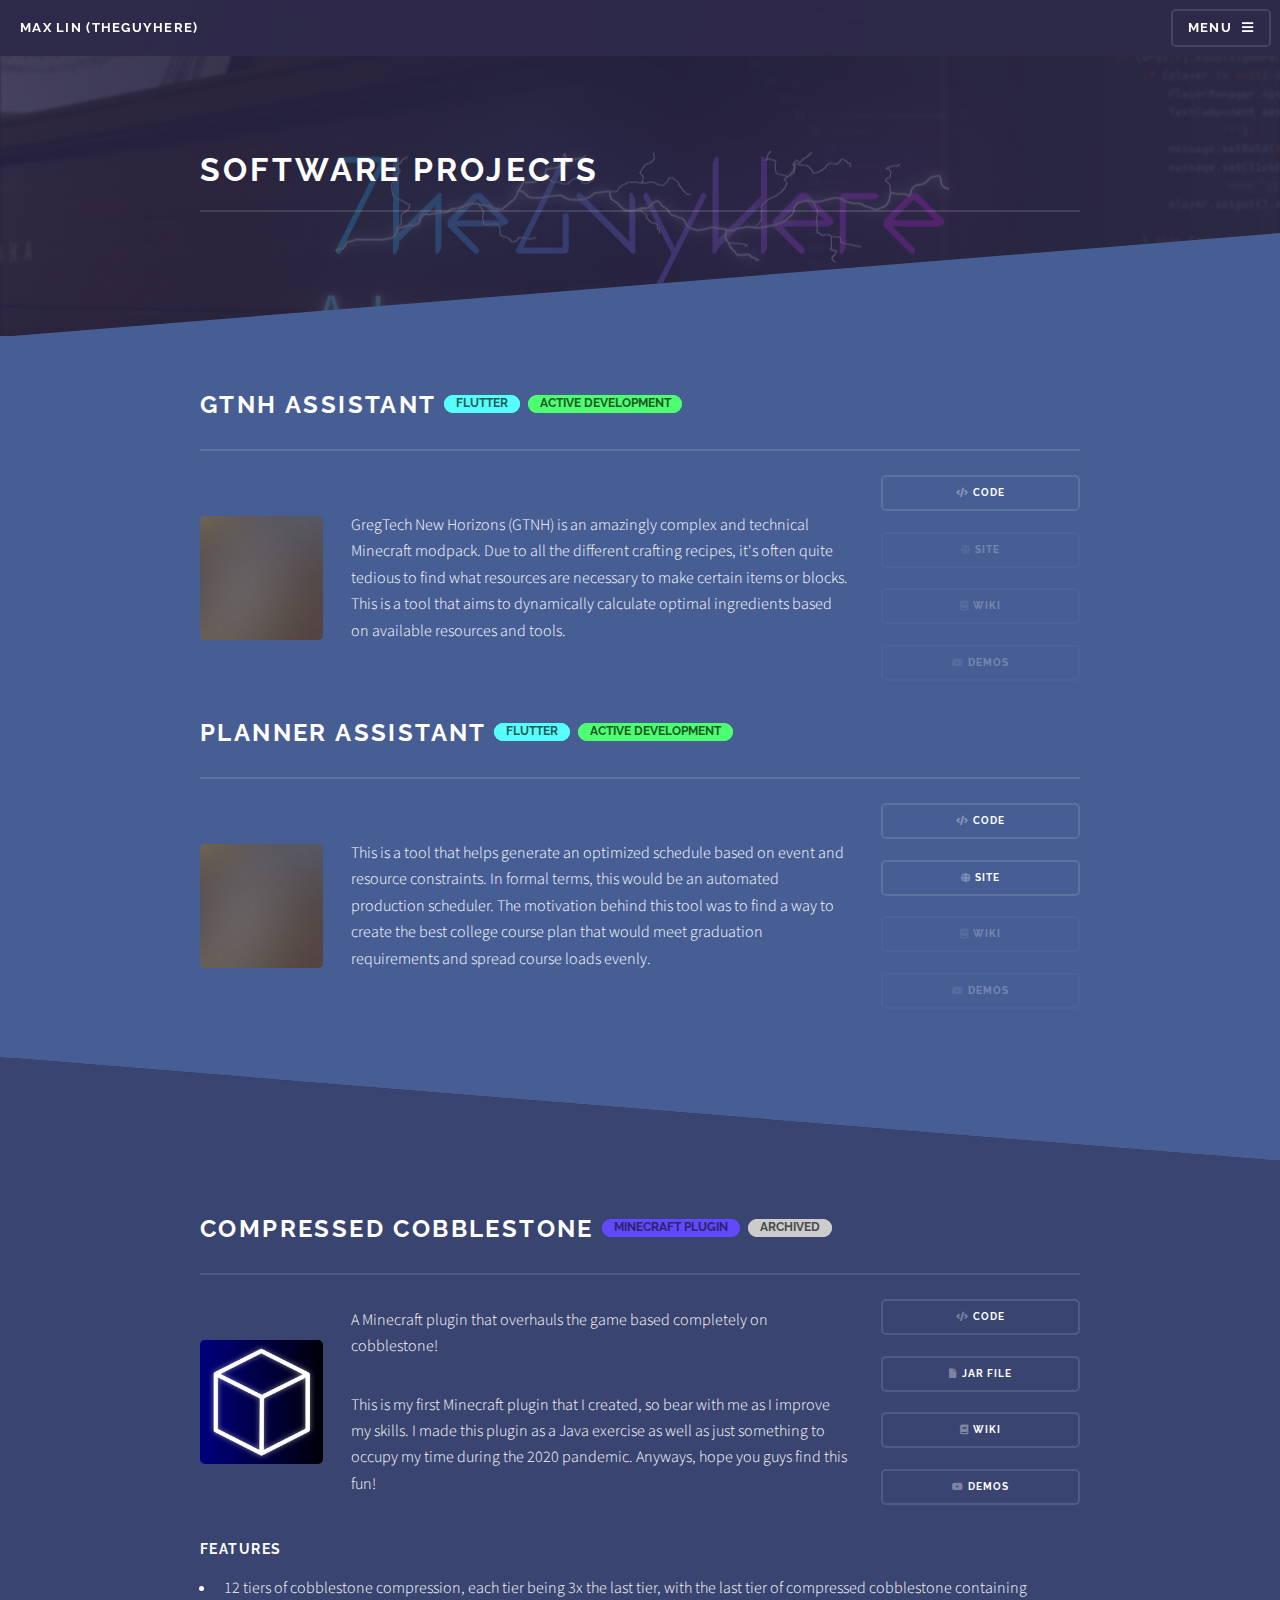
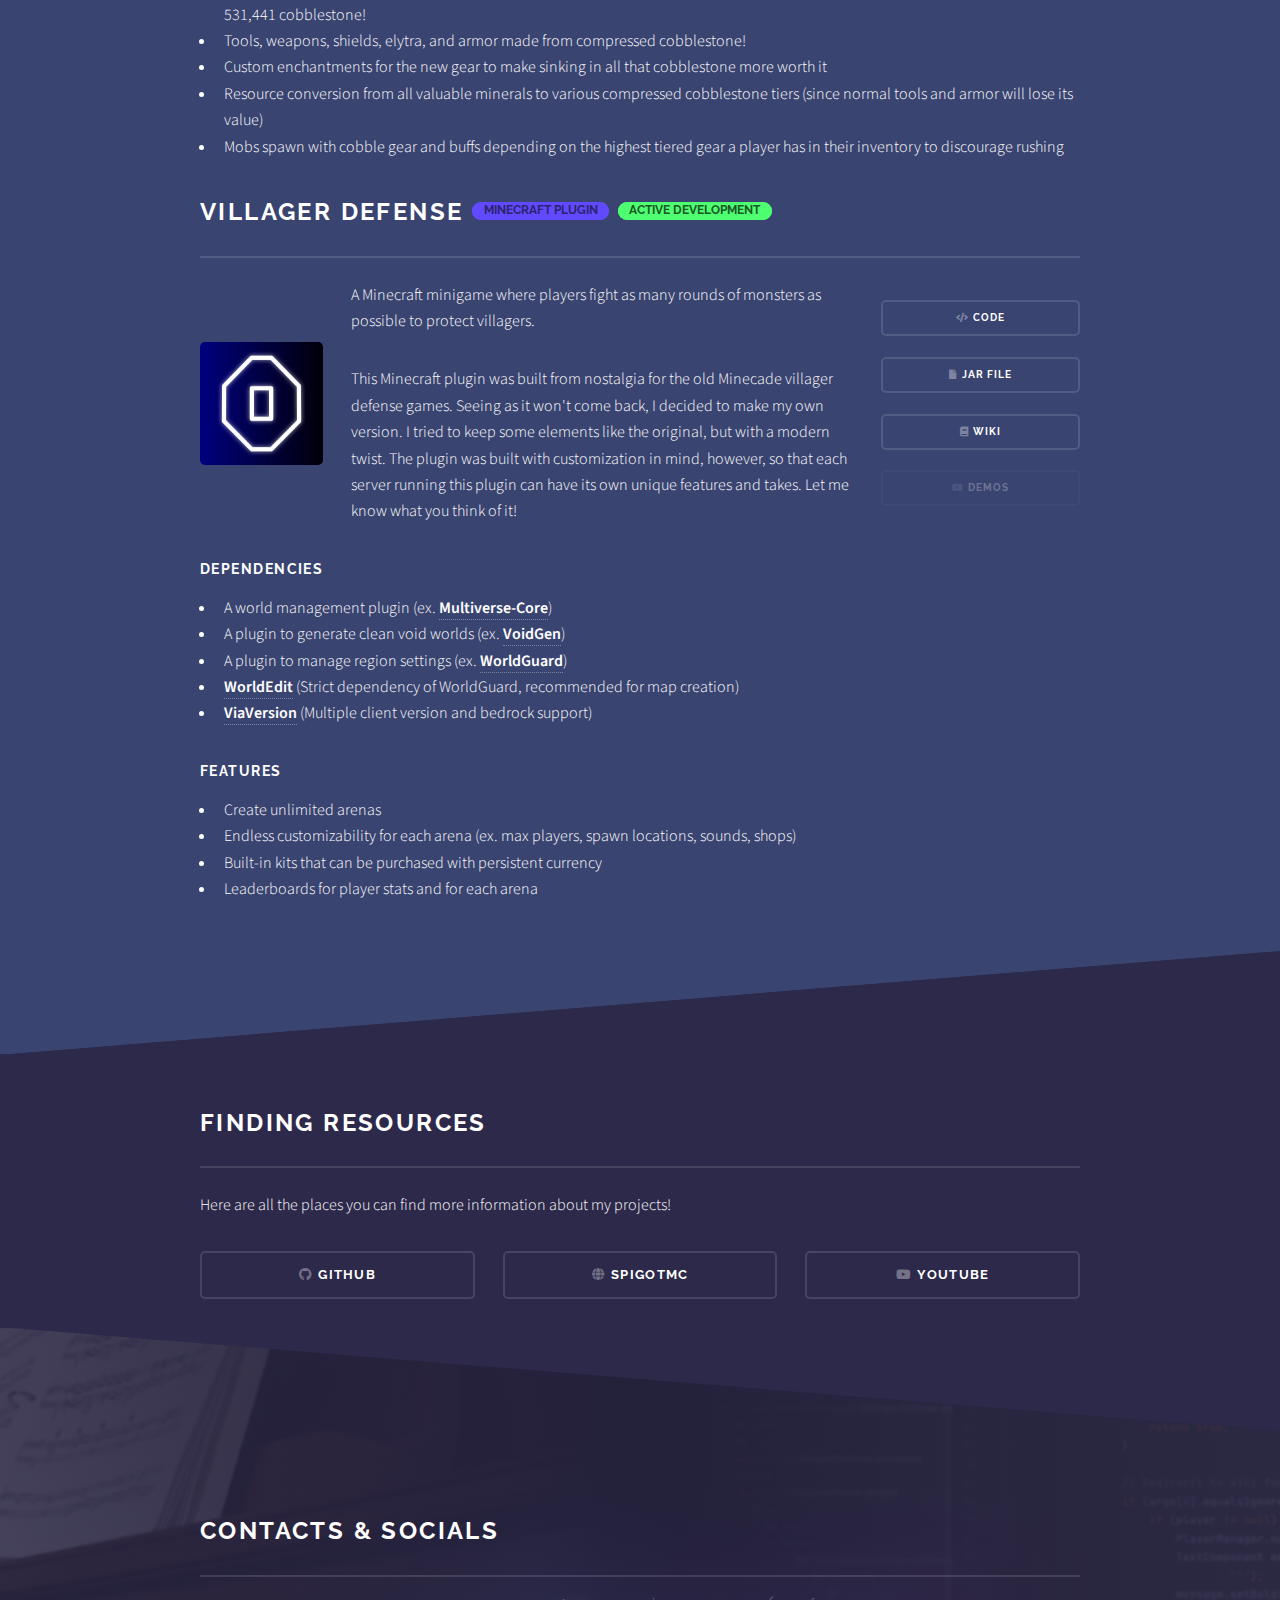
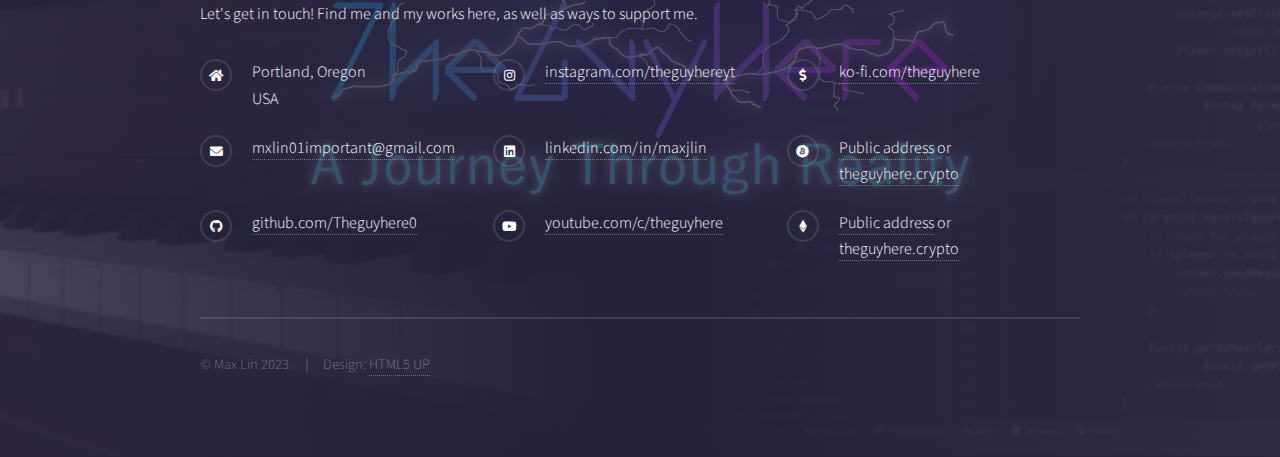
<file: projects/softwareProjects.html>
<!DOCTYPE HTML>
<html>

<head>
	<title>Software Projects</title>
	<meta charset="utf-8" />
	<meta name="viewport" content="width=device-width, initial-scale=1, user-scalable=no" />
	<link rel="stylesheet" href="../assets/css/main.css" />
	<link rel="icon" type="image/x-icon" href="../images/favicon.ico" />
	<noscript>
		<link rel="stylesheet" href="../assets/css/noscript.css" />
	</noscript>
</head>

<body class="is-preload">

	<!-- Page Wrapper -->
	<div id="page-wrapper">

		<!-- Header -->
		<header id="header">
			<h1><a href="../index.html">Max Lin (Theguyhere)</a></h1>
			<nav>
				<a href="#menu">Menu</a>
			</nav>
		</header>

		<!-- Menu -->
		<nav id="menu">
			<div class="inner">
				<h2>Menu</h2>
				<ul class="links">
					<li><a href="../aboutMe.html">About Me</a></li>
					<li><a href="../resume.html">Resume</a></li>
					<li><a href="../projects.html">Projects & Works</a></li>
					<li><a href="#footer">Contacts & Socials</a></li>
				</ul>
				<a href="#" class="close">Close</a>
			</div>
		</nav>

		<!-- Wrapper -->
		<section id="wrapper">
			<header>
				<div class="inner">
					<h2>Software Projects</h2>
				</div>
			</header>

			<!-- Flutter Projects -->
			<div class="wrapper highlight">
				<div class="inner">

					<h2 class="major">GTNH Assistant
						<tag class="blue">Flutter</tag>
						<tag class="green">Active Development</tag>
					</h2>
					<div class="row aln-middle">
						<div class="col-2 col-4-small">
							<span class="image fit"><img src="../images/placeholder_square.jpg" alt="" /></span>
						</div>
						<div class="col-7 col-8-small">
							<p>GregTech New Horizons (GTNH) is an amazingly complex and technical Minecraft modpack. Due to all the
								different crafting recipes, it's often quite tedious to find what resources are necessary to make
								certain items or blocks. This is a tool that aims to dynamically calculate optimal ingredients based on
								available resources and tools.</p>
						</div>
						<div class="col-3 col-12-small">
							<ul class="actions stacked">
								<li><a href="https://github.com/Theguyhere0/GTNH_assistant" target="_blank"
										class="button fit small icon solid fa-code">Code</a></li>
								<li><a class="button fit small icon solid fa-globe disabled">Site</a></li>
								<li><a class="button fit small icon solid fa-book disabled">Wiki</a></li>
								<li><a class="button fit small icon brands fa-youtube disabled">Demos</a></li>
							</ul>
						</div>
					</div>

					<h2 class="major">Planner Assistant
						<tag class="blue">Flutter</tag>
						<tag class="green">Active Development</tag>
					</h2>
					<div class="row aln-middle">
						<div class="col-2 col-4-small">
							<span class="image fit"><img src="../images/placeholder_square.jpg" alt="" /></span>
						</div>
						<div class="col-7 col-8-small">
							<p>This is a tool that helps generate an optimized schedule based on event and resource constraints. In
								formal terms, this would be an automated production scheduler. The motivation behind this tool was to
								find a way to create the best college course plan that would meet graduation requirements and spread
								course loads evenly.</p>
						</div>
						<div class="col-3 col-12-small">
							<ul class="actions stacked">
								<li><a href="https://github.com/Theguyhere0/planner_assistant" target="_blank"
										class="button fit small icon solid fa-code">Code</a></li>
								<li><a href="https://theguyhere0.github.io/planner_assistant/#/" target="_blank"
										class="button fit small icon solid fa-globe">Site</a></li>
								<li><a class="button fit small icon solid fa-book disabled">Wiki</a></li>
								<li><a class="button fit small icon brands fa-youtube disabled">Demos</a></li>
							</ul>
						</div>
					</div>

				</div>
			</div>

			<!-- Minecraft Plugins -->
			<div class="wrapper highlight1-2 alt">
				<div class="inner">

					<h2 class="major">Compressed Cobblestone
						<tag class="purple">Minecraft plugin</tag>
						<tag class="gray">archived</tag>
					</h2>
					<div class="row aln-middle">
						<div class="col-2 col-4-small">
							<span class="image fit"><img src="./softwareProjects/compressed_cobblestone_thumbnail.png"
									alt="" /></span>
						</div>
						<div class="col-7 col-8-small">
							<p>A Minecraft plugin that overhauls the game based completely on cobblestone!</p>
							<p>This is my first Minecraft plugin that I created, so bear with me as I improve my skills.
								I made this plugin as a Java exercise as well as just something to occupy my time during
								the 2020 pandemic. Anyways, hope you guys find this fun!</p>
						</div>
						<div class="col-3 col-12-small">
							<ul class="actions stacked">
								<li><a href="https://github.com/Theguyhere0/compressed-cobblestone" target="_blank"
										class="button fit small icon solid fa-code">Code</a></li>
								<li><a href="https://www.spigotmc.org/resources/compressed-cobblestone.82112/" target="_blank"
										class="button fit small icon solid fa-file">JAR File</a></li>
								<li><a href="https://github.com/Theguyhere0/compressed-cobblestone/wiki" target="_blank"
										class="button fit small icon solid fa-book">Wiki</a></li>
								<li><a href="https://youtu.be/UI75ujSfUzc" target="_blank"
										class="button fit small icon brands fa-youtube">Demos</a></li>
							</ul>
						</div>
					</div>
					<h4>Features</h4>
					<ul>
						<li>12 tiers of cobblestone compression, each tier being 3x the last tier, with the last tier of
							compressed cobblestone containing 531,441 cobblestone!</li>
						<li>Tools, weapons, shields, elytra, and armor made from compressed cobblestone!</li>
						<li>Custom enchantments for the new gear to make sinking in all that cobblestone more worth it
						</li>
						<li>Resource conversion from all valuable minerals to various compressed cobblestone tiers
							(since normal tools and armor will lose its value)</li>
						<li>Mobs spawn with cobble gear and buffs depending on the highest tiered gear a player has in
							their inventory to discourage rushing</li>
					</ul>

					<h2 class="major">Villager Defense
						<tag class="purple">Minecraft plugin</tag>
						<tag class="green">Active Development</tag>
					</h2>
					<div class="row aln-middle">
						<div class="col-2 col-4-small">
							<span class="image fit"><img src="./softwareProjects/villager_defense_thumbnail.png" alt="" /></span>
						</div>
						<div class="col-7 col-8-small">
							<p>A Minecraft minigame where players fight as many rounds of monsters as possible to
								protect villagers.</p>
							<p>This Minecraft plugin was built from nostalgia for the old Minecade villager defense
								games. Seeing as it won't come back, I decided to make my own version. I tried to keep
								some elements like the original, but with a modern twist. The plugin was built with
								customization in mind, however, so that each server running this plugin can have its own
								unique features and takes. Let me know what you think of it!</p>
						</div>
						<div class="col-3 col-12-small">
							<ul class="actions stacked">
								<li><a href="https://github.com/Theguyhere0/villager-defense-minigame" target="_blank"
										class="button fit small icon solid fa-code">Code</a></li>
								<li><a href="https://www.spigotmc.org/resources/villager-defense.90055/" target="_blank"
										class="button fit small icon solid fa-file">JAR File</a></li>
								<li><a href="https://github.com/Theguyhere0/villager-defense-minigame/wiki" target="_blank"
										class="button fit small icon solid fa-book">Wiki</a></li>
								<li><a class="button fit small icon brands fa-youtube disabled">Demos</a></li>
							</ul>
						</div>
					</div>
					<h4>Dependencies</h4>
					<ul>
						<li>A world management plugin (ex. <b><a
									href="https://dev.bukkit.org/projects/multiverse-core">Multiverse-Core</a></b>)</li>
						<li>A plugin to generate clean void worlds (ex. <b><a
									href="https://www.spigotmc.org/resources/voidgen.25391/">VoidGen</a></b>)
						</li>
						<li>A plugin to manage region settings (ex. <b><a
									href="https://dev.bukkit.org/projects/worldguard">WorldGuard</a></b>)</li>
						<li><b><a href="https://dev.bukkit.org/projects/worldedit">WorldEdit</a></b> (Strict dependency
							of WorldGuard, recommended for map creation)</li>
						<li><b><a href="https://www.spigotmc.org/resources/viaversion.19254/">ViaVersion</a></b>
							(Multiple client version and bedrock support)</li>
					</ul>
					<h4>Features</h4>
					<ul>
						<li>Create unlimited arenas</li>
						<li>Endless customizability for each arena (ex. max players, spawn locations, sounds, shops)
						</li>
						<li>Built-in kits that can be purchased with persistent currency</li>
						<li>Leaderboards for player stats and for each arena</li>
					</ul>

				</div>
			</div>

			<!-- Finding Resources -->
			<div class="wrapper">
				<div class="inner">

					<h2 class="major">Finding Resources</h2>
					<p>Here are all the places you can find more information about my projects!</p>

					<div class="row">
						<div class="col-4 col-12-small">
							<a href="https://anchor.fm/themindhere" target="_blank"
								class="button fit modified icon brands fa-github">GitHub</a>
						</div>
						<div class="col-4 col-12-small">
							<a href="https://www.spigotmc.org/members/theguyhere.1026720/" target="_blank"
								class="button fit modified icon solid fa-globe">SpigotMC</a>
						</div>
						<div class="col-4 col-12-small">
							<a href="https://youtube.com/c/theguyhere" target="_blank"
								class="button fit modified icon brands fa-youtube">YouTube</a>
						</div>
					</div>

				</div>
			</div>

		</section>


		<!-- Footer -->
		<section id="footer">
			<div class="inner">
				<h2 class="major">Contacts & Socials</h2>
				<p>Let's get in touch! Find me and my works here, as well as ways to support me.</p>
				<div class="row">
					<div class="col-4 col-12-medium">
						<ul class="contact">
							<li class="icon solid fa-home">
								Portland, Oregon<br />USA
							</li>
							<li class="icon solid fa-envelope"><a class="copy"
									onclick="copy('mxlin01important@gmailcom')">mxlin01important@gmail.com</a></li>
							<li class="icon brands fa-github"><a href="https://github.com/Theguyhere0"
									target="_blank">github.com/Theguyhere0</a></li>
						</ul>
					</div>
					<div class="col-4 col-12-medium">
						<ul class="contact">
							<li class="icon brands fa-instagram"><a href="https://instagram.com/theguyhereyt"
									target="_blank">instagram.com/theguyhereyt</a></li>
							<li class="icon brands fa-linkedin"><a href="https://linkedin.com/in/maxjlin"
									target="_blank">linkedin.com/in/maxjlin</a></li>
							<li class="icon brands fa-youtube"><a href="https://youtube.com/c/theguyhere"
									target="_blank">youtube.com/c/theguyhere</a></li>
						</ul>
					</div>
					<div class="col-4 col-12-medium">
						<ul class="contact">
							<li class="icon solid fa-dollar-sign"><a href="https://ko-fi.com/theguyhere"
									target="_blank">ko-fi.com/theguyhere</a></li>
							<li class="icon brands fa-bitcoin"><a class="copy"
									onclick="copy('bc1qfe0nxl8h8k4qt228ywad96umsfw4hxsr6raj4g')">Public
									address</a>
								or <a class="copy" onclick="copy('theguyhere.crypto')">theguyhere.crypto</a></li>
							<li class="icon brands fa-ethereum"><a class="copy"
									onclick="copy('0x2c7De7DeDe8e7229E91D8ce72afAac189F2D0C76')">Public
									address</a> or <a class="copy" onclick="copy('theguyhere.crypto')">theguyhere.crypto</a></li>
						</ul>
					</div>
				</div>
				<ul class="copyright">
					<li>&copy; Max Lin 2023</li>
					<li>Design: <a href="http://html5up.net" target="_blank">HTML5 UP</a></li>
				</ul>
			</div>
		</section>

	</div>

	<!-- Scripts -->
	<script src="../assets/js/jquery.min.js"></script>
	<script src="../assets/js/jquery.scrollex.min.js"></script>
	<script src="../assets/js/browser.min.js"></script>
	<script src="../assets/js/breakpoints.min.js"></script>
	<script src="../assets/js/util.js"></script>
	<script src="../assets/js/main.js"></script>
	<script src="../assets/js/helpers.js"></script>

</body>

</html>
</file>
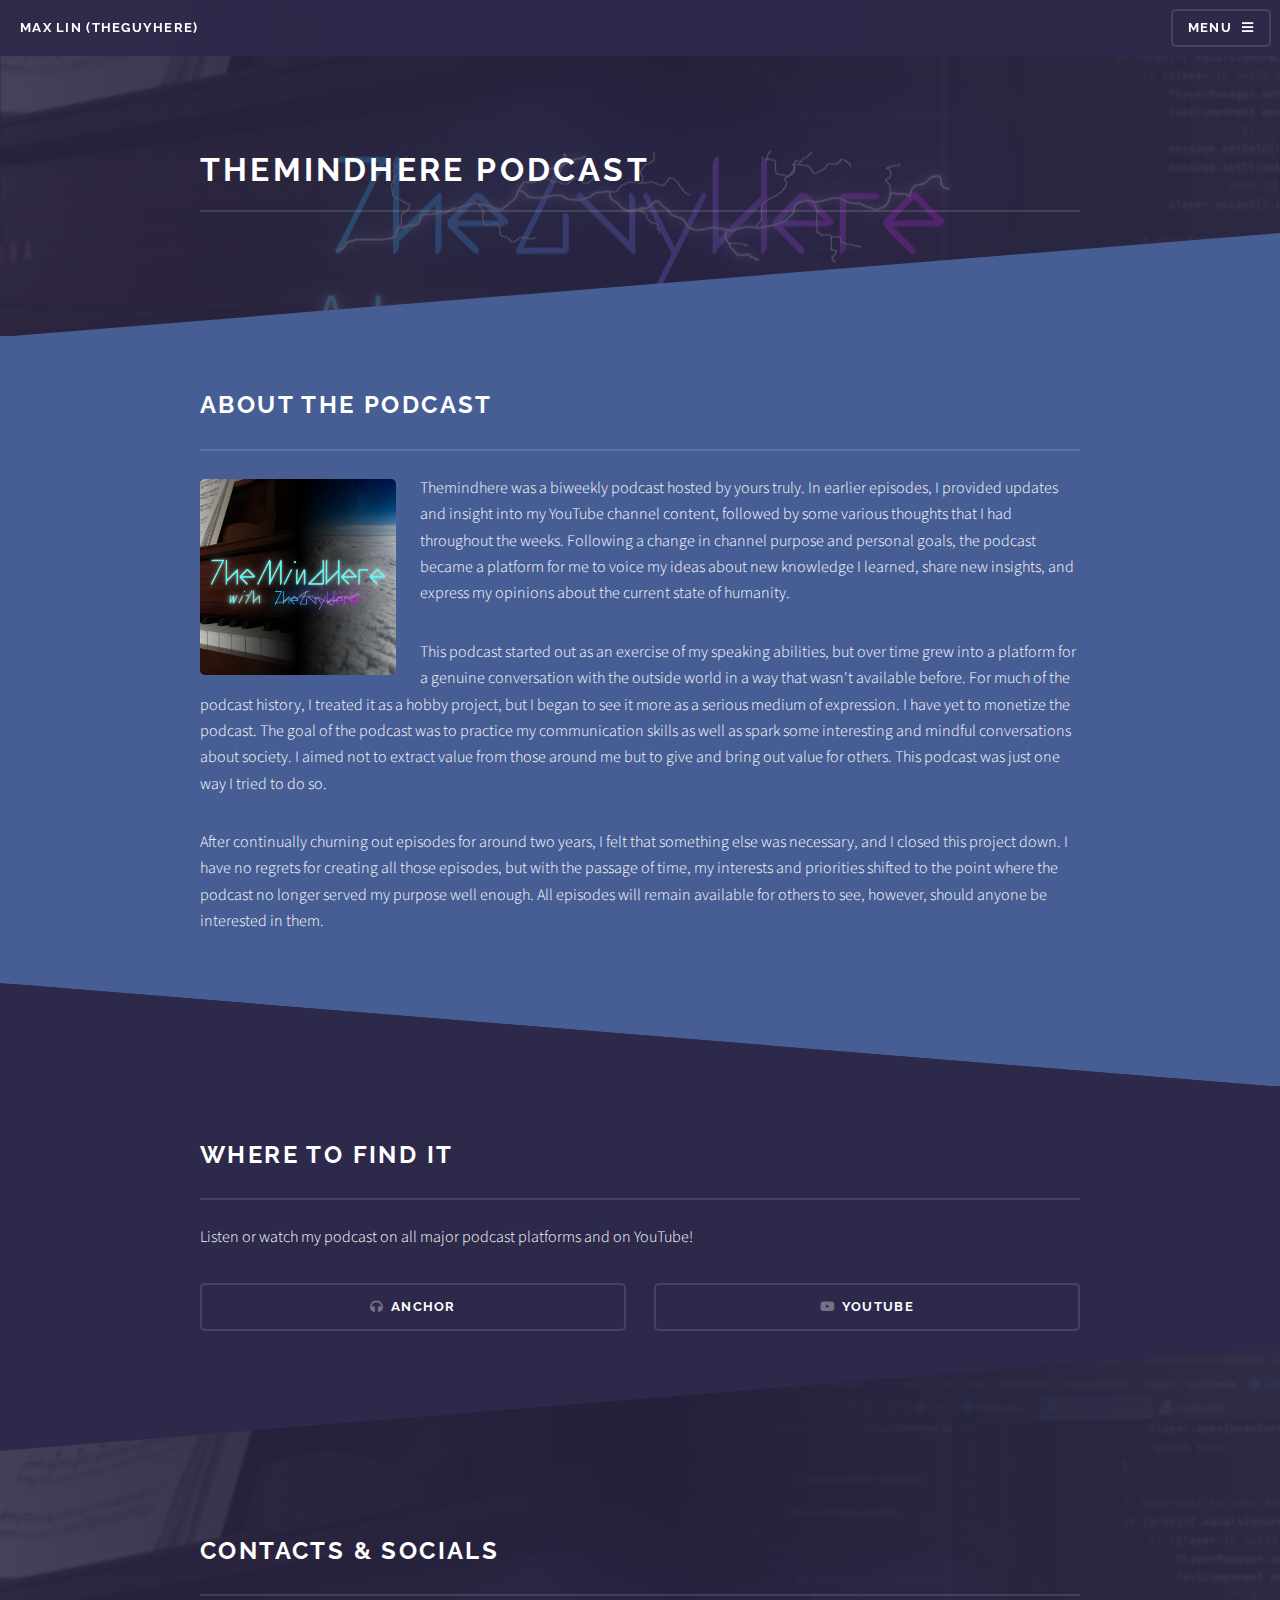
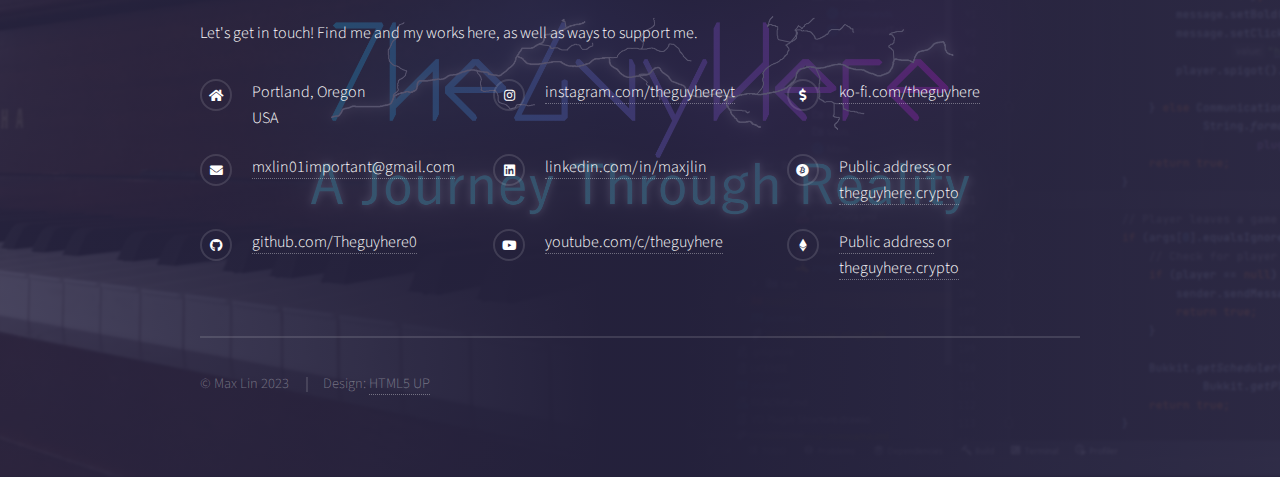
<file: projects/themindhere.html>
<!DOCTYPE HTML>
<html>

<head>
	<title>Themindhere Podcast</title>
	<meta charset="utf-8" />
	<meta name="viewport" content="width=device-width, initial-scale=1, user-scalable=no" />
	<link rel="stylesheet" href="../assets/css/main.css" />
	<link rel="icon" type="image/x-icon" href="../images/favicon.ico" />
	<noscript>
		<link rel="stylesheet" href="../assets/css/noscript.css" />
	</noscript>
</head>

<body class="is-preload">

	<!-- Page Wrapper -->
	<div id="page-wrapper">

		<!-- Header -->
		<header id="header">
			<h1><a href="../index.html">Max Lin (Theguyhere)</a></h1>
			<nav>
				<a href="#menu">Menu</a>
			</nav>
		</header>

		<!-- Menu -->
		<nav id="menu">
			<div class="inner">
				<h2>Menu</h2>
				<ul class="links">
					<li><a href="../aboutMe.html">About Me</a></li>
					<li><a href="../resume.html">Resume</a></li>
					<li><a href="../projects.html">Projects & Works</a></li>
					<li><a href="#footer">Contacts & Socials</a></li>
				</ul>
				<a href="#" class="close">Close</a>
			</div>
		</nav>

		<!-- Wrapper -->
		<section id="wrapper">
			<header>
				<div class="inner">
					<h2>Themindhere Podcast</h2>
				</div>
			</header>

			<!-- About the Podcast -->
			<div class="wrapper highlight">
				<div class="inner">

					<h2 class="major">About the Podcast</h2>
					<p><span class="image left"><img src="../images/themindhere_square.png" alt="" /></span>Themindhere
						was a biweekly podcast hosted by yours truly. In earlier episodes, I provided updates and insight
						into my YouTube channel content, followed by some various thoughts that I had throughout the
						weeks. Following a change in channel purpose and personal goals, the podcast became a
						platform for me to voice my ideas about new knowledge I learned, share new insights, and
						express my opinions about the current state of humanity.</p>
					<p>This podcast started out as an exercise of my speaking abilities, but over time grew into a
						platform for a genuine conversation with the outside world in a way that wasn't available
						before. For much of the podcast history, I treated it as a hobby project, but I began to
						see it more as a serious medium of expression. I have yet to monetize the podcast. The
						goal of the podcast was to practice my communication skills as well as spark some interesting and
						mindful conversations about society. I aimed not to extract
						value from those around me but to give and bring out value for others. This podcast was just one way I tried
						to do so.</p>
					<p>After continually churning out episodes for around two years, I felt that something else was necessary, and
						I closed this project down. I have no regrets for creating all those episodes, but with the passage of time,
						my interests and priorities shifted to the point where the podcast no longer served my purpose well enough.
						All episodes will remain available for others to see, however, should anyone be interested in them.</p>

				</div>
			</div>

			<!-- Where to Find It -->
			<div class="wrapper alt">
				<div class="inner">

					<h2 class="major">Where to Find It</h2>
					<p>Listen or watch my podcast on all major podcast platforms and on YouTube!</p>

					<div class="row">
						<div class="col-6">
							<a href="https://anchor.fm/themindhere" target="_blank"
								class="button fit icon solid fa-headphones">Anchor</a>
						</div>
						<div class="col-6">
							<a href="https://youtube.com/playlist?list=PLxOaDfCWZS7pa_k9SPw8OY_Kf57GE_3p4" target="_blank"
								class="button fit icon brands fa-youtube">YouTube</a>
						</div>
					</div>

				</div>
			</div>

		</section>


		<!-- Footer -->
		<section id="footer">
			<div class="inner">
				<h2 class="major">Contacts & Socials</h2>
				<p>Let's get in touch! Find me and my works here, as well as ways to support me.</p>
				<div class="row">
					<div class="col-4 col-12-medium">
						<ul class="contact">
							<li class="icon solid fa-home">
								Portland, Oregon<br />USA
							</li>
							<li class="icon solid fa-envelope"><a class="copy"
									onclick="copy('mxlin01important@gmailcom')">mxlin01important@gmail.com</a></li>
							<li class="icon brands fa-github"><a href="https://github.com/Theguyhere0"
									target="_blank">github.com/Theguyhere0</a></li>
						</ul>
					</div>
					<div class="col-4 col-12-medium">
						<ul class="contact">
							<li class="icon brands fa-instagram"><a href="https://instagram.com/theguyhereyt"
									target="_blank">instagram.com/theguyhereyt</a></li>
							<li class="icon brands fa-linkedin"><a href="https://linkedin.com/in/maxjlin"
									target="_blank">linkedin.com/in/maxjlin</a></li>
							<li class="icon brands fa-youtube"><a href="https://youtube.com/c/theguyhere"
									target="_blank">youtube.com/c/theguyhere</a></li>
						</ul>
					</div>
					<div class="col-4 col-12-medium">
						<ul class="contact">
							<li class="icon solid fa-dollar-sign"><a href="https://ko-fi.com/theguyhere"
									target="_blank">ko-fi.com/theguyhere</a></li>
							<li class="icon brands fa-bitcoin"><a class="copy"
									onclick="copy('bc1qfe0nxl8h8k4qt228ywad96umsfw4hxsr6raj4g')">Public
									address</a>
								or <a class="copy" onclick="copy('theguyhere.crypto')">theguyhere.crypto</a></li>
							<li class="icon brands fa-ethereum"><a class="copy"
									onclick="copy('0x2c7De7DeDe8e7229E91D8ce72afAac189F2D0C76')">Public
									address</a> or <a class="copy" onclick="copy('theguyhere.crypto')">theguyhere.crypto</a></li>
						</ul>
					</div>
				</div>
				<ul class="copyright">
					<li>&copy; Max Lin 2023</li>
					<li>Design: <a href="http://html5up.net" target="_blank">HTML5 UP</a></li>
				</ul>
			</div>
		</section>

	</div>

	<!-- Scripts -->
	<script src="../assets/js/jquery.min.js"></script>
	<script src="../assets/js/jquery.scrollex.min.js"></script>
	<script src="../assets/js/browser.min.js"></script>
	<script src="../assets/js/breakpoints.min.js"></script>
	<script src="../assets/js/util.js"></script>
	<script src="../assets/js/main.js"></script>
	<script src="../assets/js/helpers.js"></script>

</body>

</html>
</file>
<file: assets/css/noscript.css>
/*
	Solid State by HTML5 UP
	html5up.net | @ajlkn
	Free for personal and commercial use under the CCA 3.0 license (html5up.net/license)
*/

/* Banner */

	body.is-preload #banner .logo {
		-moz-transform: none;
		-webkit-transform: none;
		-ms-transform: none;
		transform: none;
		opacity: 1;
	}

	body.is-preload #banner h2 {
		opacity: 1;
		-moz-transform: none;
		-webkit-transform: none;
		-ms-transform: none;
		transform: none;
		-moz-filter: none;
		-webkit-filter: none;
		-ms-filter: none;
		filter: none;
	}

	body.is-preload #banner p {
		opacity: 01;
		-moz-transform: none;
		-webkit-transform: none;
		-ms-transform: none;
		transform: none;
		-moz-filter: none;
		-webkit-filter: none;
		-ms-filter: none;
		filter: none;
	}
</file>
<file: assets/css/main.css>
@import url(fontawesome-all.min.css);
@import url("https://fonts.googleapis.com/css?family=Raleway:200,700|Source+Sans+Pro:300,600,300italic,600italic");

/*
	Solid State by HTML5 UP
	html5up.net | @ajlkn
	Free for personal and commercial use under the CCA 3.0 license (html5up.net/license)
*/

html,
body,
div,
span,
applet,
object,
iframe,
h1,
h2,
h3,
h4,
h5,
h6,
p,
blockquote,
pre,
a,
abbr,
acronym,
address,
big,
cite,
code,
del,
dfn,
em,
img,
ins,
kbd,
q,
s,
samp,
small,
strike,
strong,
sub,
sup,
tt,
var,
b,
u,
i,
center,
dl,
dt,
dd,
ol,
ul,
li,
fieldset,
form,
label,
legend,
table,
caption,
tbody,
tfoot,
thead,
tr,
th,
td,
article,
aside,
canvas,
details,
embed,
figure,
figcaption,
footer,
header,
hgroup,
menu,
nav,
output,
ruby,
section,
summary,
time,
mark,
audio,
video {
	margin: 0;
	padding: 0;
	border: 0;
	font-size: 100%;
	font: inherit;
	vertical-align: baseline;
}

article,
aside,
details,
figcaption,
figure,
footer,
header,
hgroup,
menu,
nav,
section {
	display: block;
}

body {
	line-height: 1;
}

ol,
ul {
	list-style: none;
}

blockquote,
q {
	quotes: none;
}

blockquote:before,
blockquote:after,
q:before,
q:after {
	content: '';
	content: none;
}

table {
	border-collapse: collapse;
	border-spacing: 0;
}

body {
	-webkit-text-size-adjust: none;
}

mark {
	background-color: transparent;
	color: inherit;
}

input::-moz-focus-inner {
	border: 0;
	padding: 0;
}

input,
select,
textarea {
	-moz-appearance: none;
	-webkit-appearance: none;
	-ms-appearance: none;
	appearance: none;
}

/* Basic */

@-ms-viewport {
	width: device-width;
}

body {
	-ms-overflow-style: scrollbar;
}

@media screen and (max-width: 480px) {

	html,
	body {
		min-width: 320px;
	}

}

html {
	box-sizing: border-box;
}

*,
*:before,
*:after {
	box-sizing: inherit;
}

body {
	background-color: #2d294a;
	background-image: linear-gradient(to top, rgba(45, 41, 74, 0.8), rgba(45, 41, 74, 0.8)), url("../../images/theguyhere_banner_art.png");
	background-size: auto,
		cover;
	background-attachment: fixed,
		fixed;
	background-position: center,
		center;
}

body.is-preload *,
body.is-preload *:before,
body.is-preload *:after {
	-moz-animation: none !important;
	-webkit-animation: none !important;
	-ms-animation: none !important;
	animation: none !important;
	-moz-transition: none !important;
	-webkit-transition: none !important;
	-ms-transition: none !important;
	transition: none !important;
}

/* Type */

body,
input,
select,
textarea {
	color: #ffffff;
	font-family: "Source Sans Pro", Helvetica, sans-serif;
	font-size: 16.5pt;
	font-weight: 300;
	line-height: 1.65;
}

@media screen and (max-width: 1680px) {

	body,
	input,
	select,
	textarea {
		font-size: 13pt;
	}

}

@media screen and (max-width: 1280px) {

	body,
	input,
	select,
	textarea {
		font-size: 12pt;
	}

}

@media screen and (max-width: 980px) {

	body,
	input,
	select,
	textarea {
		font-size: 12pt;
	}

}

@media screen and (max-width: 736px) {

	body,
	input,
	select,
	textarea {
		font-size: 12pt;
	}

}

@media screen and (max-width: 480px) {

	body,
	input,
	select,
	textarea {
		font-size: 12pt;
	}

}

a {
	-moz-transition: color 0.2s ease-in-out, border-bottom-color 0.2s ease-in-out;
	-webkit-transition: color 0.2s ease-in-out, border-bottom-color 0.2s ease-in-out;
	-ms-transition: color 0.2s ease-in-out, border-bottom-color 0.2s ease-in-out;
	transition: color 0.2s ease-in-out, border-bottom-color 0.2s ease-in-out;
	border-bottom: dotted 1px rgba(255, 255, 255, 0.35);
	color: #ffffff;
	text-decoration: none;
}

a:hover {
	border-bottom-color: transparent;
	color: #ffffff !important;
}

a:active {
	color: #57fffc !important;
}

a.special:not(.button) {
	text-decoration: none;
	border-bottom: 0;
	display: block;
	font-family: Raleway, Helvetica, sans-serif;
	font-size: 0.8em;
	font-weight: 700;
	letter-spacing: 0.1em;
	margin: 0 0 2em 0;
	text-transform: uppercase;
}

a.special:not(.button):before {
	-moz-osx-font-smoothing: grayscale;
	-webkit-font-smoothing: antialiased;
	display: inline-block;
	font-style: normal;
	font-variant: normal;
	text-rendering: auto;
	line-height: 1;
	text-transform: none !important;
	font-family: 'Font Awesome 5 Free';
	font-weight: 900;
}

a.special:not(.button):before {
	-moz-transition: background-color 0.2s ease-in-out;
	-webkit-transition: background-color 0.2s ease-in-out;
	-ms-transition: background-color 0.2s ease-in-out;
	transition: background-color 0.2s ease-in-out;
	border-radius: 100%;
	border: solid 2px rgba(255, 255, 255, 0.125);
	content: '\f105';
	display: inline-block;
	font-size: 1.25em;
	height: 2em;
	line-height: 1.75em;
	margin-right: 0.85em;
	text-align: center;
	text-indent: 0.15em;
	vertical-align: middle;
	width: 2em;
}

a.special:not(.button):hover:before {
	background-color: rgba(213, 255, 254, 0.025);
	border: solid 2px rgba(213, 255, 254, 0.25);
}

a.special:not(.button):active:before {
	background-color: rgba(87, 255, 252, 0.075);
	border: solid 2px rgba(87, 255, 252, 0.45);
}

strong,
b {
	color: #ffffff;
	font-weight: 600;
}

em,
i {
	font-style: italic;
}

p {
	margin: 0 0 2em 0;
}

p.hint {
	font-size: 0.6em !important;
	margin: 0 0.5em !important;
}

h1,
h2,
h3,
h4,
h5,
h6 {
	color: #ffffff;
	cursor: default;
	font-family: Raleway, Helvetica, sans-serif;
	font-weight: 700;
	letter-spacing: 0.1em;
	margin: 0 0 1em 0;
	text-transform: uppercase;
}

h1 a,
h2 a,
h3 a,
h4 a,
h5 a,
h6 a {
	color: inherit;
	text-decoration: none;
	border-bottom: 0;
}

h1 span,
h2 span,
h3 span,
h4 span,
h5 span,
h6 span {
	font-weight: 200;
}

h1.major,
h2.major,
h3.major,
h4.major,
h5.major,
h6.major {
	padding-bottom: 1em;
	border-bottom: solid 2px rgba(255, 255, 255, 0.125);
}

h2 {
	font-size: 1.5em;
}

h3 {
	font-size: 1.2em;
}

h4 {
	font-size: 0.9em;
}

h5 {
	font-size: 0.7em;
}

h6 {
	font-size: 0.7em;
}

@media screen and (max-width: 736px) {

	h2 {
		font-size: 1em;
	}

	h3 {
		font-size: 0.8em;
	}

}

sub {
	font-size: 0.8em;
	position: relative;
	top: 0.5em;
}

sup {
	font-size: 0.8em;
	position: relative;
	top: -0.5em;
}

blockquote {
	border-left: solid 4px rgba(255, 255, 255, 0.125);
	font-style: italic;
	margin: 0 0 2em 0;
	padding: 0.5em 0 0.5em 2em;
}

code {
	background: rgba(255, 255, 255, 0.025);
	border-radius: 5px;
	border: solid 2px rgba(255, 255, 255, 0.125);
	font-family: "Courier New", monospace;
	font-size: 0.9em;
	margin: 0 0.25em;
	padding: 0.25em 0.65em;
}

pre {
	-webkit-overflow-scrolling: touch;
	font-family: "Courier New", monospace;
	font-size: 0.9em;
	margin: 0 0 2em 0;
}

pre code {
	display: block;
	line-height: 1.75em;
	padding: 1em 1.5em;
	overflow-x: auto;
}

hr {
	border: 0;
	border-bottom: solid 2px rgba(255, 255, 255, 0.125);
	margin: 2.5em 0;
}

hr.major {
	margin: 4em 0;
}

.align-left {
	text-align: left;
}

.align-center {
	text-align: center;
}

.align-right {
	text-align: right;
}

.no-margins {
	margin: 0;
}

.disable-select {
	-moz-user-select: none;
	-webkit-user-select: none;
	user-select: none;
}

/* Row */

.row {
	display: flex;
	flex-wrap: wrap;
	box-sizing: border-box;
	align-items: stretch;
}

.row>* {
	box-sizing: border-box;
}

.row.gtr-uniform>*> :last-child {
	margin-bottom: 0;
}

.row.aln-left {
	justify-content: flex-start;
}

.row.aln-center {
	justify-content: center;
}

.row.aln-right {
	justify-content: flex-end;
}

.row.aln-top {
	align-items: flex-start;
}

.row.aln-middle {
	align-items: center;
}

.row.aln-bottom {
	align-items: flex-end;
}

.row>.imp {
	order: -1;
}

.row>.col-1 {
	width: 8.33333%;
}

.row>.off-1 {
	margin-left: 8.33333%;
}

.row>.col-2 {
	width: 16.66667%;
}

.row>.off-2 {
	margin-left: 16.66667%;
}

.row>.col-3 {
	width: 25%;
}

.row>.off-3 {
	margin-left: 25%;
}

.row>.col-4 {
	width: 33.33333%;
}

.row>.off-4 {
	margin-left: 33.33333%;
}

.row>.col-5 {
	width: 41.66667%;
}

.row>.off-5 {
	margin-left: 41.66667%;
}

.row>.col-6 {
	width: 50%;
}

.row>.off-6 {
	margin-left: 50%;
}

.row>.col-7 {
	width: 58.33333%;
}

.row>.off-7 {
	margin-left: 58.33333%;
}

.row>.col-8 {
	width: 66.66667%;
}

.row>.off-8 {
	margin-left: 66.66667%;
}

.row>.col-9 {
	width: 75%;
}

.row>.off-9 {
	margin-left: 75%;
}

.row>.col-10 {
	width: 83.33333%;
}

.row>.off-10 {
	margin-left: 83.33333%;
}

.row>.col-11 {
	width: 91.66667%;
}

.row>.off-11 {
	margin-left: 91.66667%;
}

.row>.col-12 {
	width: 100%;
}

.row>.off-12 {
	margin-left: 100%;
}

.row.gtr-0 {
	margin-top: 0;
	margin-left: 0em;
}

.row.gtr-0>* {
	padding: 0 0 0 0em;
}

.row.gtr-0.gtr-uniform {
	margin-top: 0em;
}

.row.gtr-0.gtr-uniform>* {
	padding-top: 0em;
}

.row.gtr-25 {
	margin-top: 0;
	margin-left: -0.4375em;
}

.row.gtr-25>* {
	padding: 0 0 0 0.4375em;
}

.row.gtr-25.gtr-uniform {
	margin-top: -0.4375em;
}

.row.gtr-25.gtr-uniform>* {
	padding-top: 0.4375em;
}

.row.gtr-50 {
	margin-top: 0;
	margin-left: -0.875em;
}

.row.gtr-50>* {
	padding: 0 0 0 0.875em;
}

.row.gtr-50.gtr-uniform {
	margin-top: -0.875em;
}

.row.gtr-50.gtr-uniform>* {
	padding-top: 0.875em;
}

.row {
	margin-top: 0;
	margin-left: -1.75em;
}

.row>* {
	padding: 0 0 0 1.75em;
}

.row.gtr-uniform {
	margin-top: -1.75em;
}

.row.gtr-uniform>* {
	padding-top: 1.75em;
}

.row.gtr-150 {
	margin-top: 0;
	margin-left: -2.625em;
}

.row.gtr-150>* {
	padding: 0 0 0 2.625em;
}

.row.gtr-150.gtr-uniform {
	margin-top: -2.625em;
}

.row.gtr-150.gtr-uniform>* {
	padding-top: 2.625em;
}

.row.gtr-200 {
	margin-top: 0;
	margin-left: -3.5em;
}

.row.gtr-200>* {
	padding: 0 0 0 3.5em;
}

.row.gtr-200.gtr-uniform {
	margin-top: -3.5em;
}

.row.gtr-200.gtr-uniform>* {
	padding-top: 3.5em;
}

@media screen and (max-width: 1680px) {

	.row {
		display: flex;
		flex-wrap: wrap;
		box-sizing: border-box;
		align-items: stretch;
	}

	.row>* {
		box-sizing: border-box;
	}

	.row.gtr-uniform>*> :last-child {
		margin-bottom: 0;
	}

	.row.aln-left {
		justify-content: flex-start;
	}

	.row.aln-center {
		justify-content: center;
	}

	.row.aln-right {
		justify-content: flex-end;
	}

	.row.aln-top {
		align-items: flex-start;
	}

	.row.aln-middle {
		align-items: center;
	}

	.row.aln-bottom {
		align-items: flex-end;
	}

	.row>.imp-xlarge {
		order: -1;
	}

	.row>.col-1-xlarge {
		width: 8.33333%;
	}

	.row>.off-1-xlarge {
		margin-left: 8.33333%;
	}

	.row>.col-2-xlarge {
		width: 16.66667%;
	}

	.row>.off-2-xlarge {
		margin-left: 16.66667%;
	}

	.row>.col-3-xlarge {
		width: 25%;
	}

	.row>.off-3-xlarge {
		margin-left: 25%;
	}

	.row>.col-4-xlarge {
		width: 33.33333%;
	}

	.row>.off-4-xlarge {
		margin-left: 33.33333%;
	}

	.row>.col-5-xlarge {
		width: 41.66667%;
	}

	.row>.off-5-xlarge {
		margin-left: 41.66667%;
	}

	.row>.col-6-xlarge {
		width: 50%;
	}

	.row>.off-6-xlarge {
		margin-left: 50%;
	}

	.row>.col-7-xlarge {
		width: 58.33333%;
	}

	.row>.off-7-xlarge {
		margin-left: 58.33333%;
	}

	.row>.col-8-xlarge {
		width: 66.66667%;
	}

	.row>.off-8-xlarge {
		margin-left: 66.66667%;
	}

	.row>.col-9-xlarge {
		width: 75%;
	}

	.row>.off-9-xlarge {
		margin-left: 75%;
	}

	.row>.col-10-xlarge {
		width: 83.33333%;
	}

	.row>.off-10-xlarge {
		margin-left: 83.33333%;
	}

	.row>.col-11-xlarge {
		width: 91.66667%;
	}

	.row>.off-11-xlarge {
		margin-left: 91.66667%;
	}

	.row>.col-12-xlarge {
		width: 100%;
	}

	.row>.off-12-xlarge {
		margin-left: 100%;
	}

	.row.gtr-0 {
		margin-top: 0;
		margin-left: 0em;
	}

	.row.gtr-0>* {
		padding: 0 0 0 0em;
	}

	.row.gtr-0.gtr-uniform {
		margin-top: 0em;
	}

	.row.gtr-0.gtr-uniform>* {
		padding-top: 0em;
	}

	.row.gtr-25 {
		margin-top: 0;
		margin-left: -0.4375em;
	}

	.row.gtr-25>* {
		padding: 0 0 0 0.4375em;
	}

	.row.gtr-25.gtr-uniform {
		margin-top: -0.4375em;
	}

	.row.gtr-25.gtr-uniform>* {
		padding-top: 0.4375em;
	}

	.row.gtr-50 {
		margin-top: 0;
		margin-left: -0.875em;
	}

	.row.gtr-50>* {
		padding: 0 0 0 0.875em;
	}

	.row.gtr-50.gtr-uniform {
		margin-top: -0.875em;
	}

	.row.gtr-50.gtr-uniform>* {
		padding-top: 0.875em;
	}

	.row {
		margin-top: 0;
		margin-left: -1.75em;
	}

	.row>* {
		padding: 0 0 0 1.75em;
	}

	.row.gtr-uniform {
		margin-top: -1.75em;
	}

	.row.gtr-uniform>* {
		padding-top: 1.75em;
	}

	.row.gtr-150 {
		margin-top: 0;
		margin-left: -2.625em;
	}

	.row.gtr-150>* {
		padding: 0 0 0 2.625em;
	}

	.row.gtr-150.gtr-uniform {
		margin-top: -2.625em;
	}

	.row.gtr-150.gtr-uniform>* {
		padding-top: 2.625em;
	}

	.row.gtr-200 {
		margin-top: 0;
		margin-left: -3.5em;
	}

	.row.gtr-200>* {
		padding: 0 0 0 3.5em;
	}

	.row.gtr-200.gtr-uniform {
		margin-top: -3.5em;
	}

	.row.gtr-200.gtr-uniform>* {
		padding-top: 3.5em;
	}

}

@media screen and (max-width: 1280px) {

	.row {
		display: flex;
		flex-wrap: wrap;
		box-sizing: border-box;
		align-items: stretch;
	}

	.row>* {
		box-sizing: border-box;
	}

	.row.gtr-uniform>*> :last-child {
		margin-bottom: 0;
	}

	.row.aln-left {
		justify-content: flex-start;
	}

	.row.aln-center {
		justify-content: center;
	}

	.row.aln-right {
		justify-content: flex-end;
	}

	.row.aln-top {
		align-items: flex-start;
	}

	.row.aln-middle {
		align-items: center;
	}

	.row.aln-bottom {
		align-items: flex-end;
	}

	.row>.imp-large {
		order: -1;
	}

	.row>.col-1-large {
		width: 8.33333%;
	}

	.row>.off-1-large {
		margin-left: 8.33333%;
	}

	.row>.col-2-large {
		width: 16.66667%;
	}

	.row>.off-2-large {
		margin-left: 16.66667%;
	}

	.row>.col-3-large {
		width: 25%;
	}

	.row>.off-3-large {
		margin-left: 25%;
	}

	.row>.col-4-large {
		width: 33.33333%;
	}

	.row>.off-4-large {
		margin-left: 33.33333%;
	}

	.row>.col-5-large {
		width: 41.66667%;
	}

	.row>.off-5-large {
		margin-left: 41.66667%;
	}

	.row>.col-6-large {
		width: 50%;
	}

	.row>.off-6-large {
		margin-left: 50%;
	}

	.row>.col-7-large {
		width: 58.33333%;
	}

	.row>.off-7-large {
		margin-left: 58.33333%;
	}

	.row>.col-8-large {
		width: 66.66667%;
	}

	.row>.off-8-large {
		margin-left: 66.66667%;
	}

	.row>.col-9-large {
		width: 75%;
	}

	.row>.off-9-large {
		margin-left: 75%;
	}

	.row>.col-10-large {
		width: 83.33333%;
	}

	.row>.off-10-large {
		margin-left: 83.33333%;
	}

	.row>.col-11-large {
		width: 91.66667%;
	}

	.row>.off-11-large {
		margin-left: 91.66667%;
	}

	.row>.col-12-large {
		width: 100%;
	}

	.row>.off-12-large {
		margin-left: 100%;
	}

	.row.gtr-0 {
		margin-top: 0;
		margin-left: 0em;
	}

	.row.gtr-0>* {
		padding: 0 0 0 0em;
	}

	.row.gtr-0.gtr-uniform {
		margin-top: 0em;
	}

	.row.gtr-0.gtr-uniform>* {
		padding-top: 0em;
	}

	.row.gtr-25 {
		margin-top: 0;
		margin-left: -0.4375em;
	}

	.row.gtr-25>* {
		padding: 0 0 0 0.4375em;
	}

	.row.gtr-25.gtr-uniform {
		margin-top: -0.4375em;
	}

	.row.gtr-25.gtr-uniform>* {
		padding-top: 0.4375em;
	}

	.row.gtr-50 {
		margin-top: 0;
		margin-left: -0.875em;
	}

	.row.gtr-50>* {
		padding: 0 0 0 0.875em;
	}

	.row.gtr-50.gtr-uniform {
		margin-top: -0.875em;
	}

	.row.gtr-50.gtr-uniform>* {
		padding-top: 0.875em;
	}

	.row {
		margin-top: 0;
		margin-left: -1.75em;
	}

	.row>* {
		padding: 0 0 0 1.75em;
	}

	.row.gtr-uniform {
		margin-top: -1.75em;
	}

	.row.gtr-uniform>* {
		padding-top: 1.75em;
	}

	.row.gtr-150 {
		margin-top: 0;
		margin-left: -2.625em;
	}

	.row.gtr-150>* {
		padding: 0 0 0 2.625em;
	}

	.row.gtr-150.gtr-uniform {
		margin-top: -2.625em;
	}

	.row.gtr-150.gtr-uniform>* {
		padding-top: 2.625em;
	}

	.row.gtr-200 {
		margin-top: 0;
		margin-left: -3.5em;
	}

	.row.gtr-200>* {
		padding: 0 0 0 3.5em;
	}

	.row.gtr-200.gtr-uniform {
		margin-top: -3.5em;
	}

	.row.gtr-200.gtr-uniform>* {
		padding-top: 3.5em;
	}

}

@media screen and (max-width: 980px) {

	.row {
		display: flex;
		flex-wrap: wrap;
		box-sizing: border-box;
		align-items: stretch;
	}

	.row>* {
		box-sizing: border-box;
	}

	.row.gtr-uniform>*> :last-child {
		margin-bottom: 0;
	}

	.row.aln-left {
		justify-content: flex-start;
	}

	.row.aln-center {
		justify-content: center;
	}

	.row.aln-right {
		justify-content: flex-end;
	}

	.row.aln-top {
		align-items: flex-start;
	}

	.row.aln-middle {
		align-items: center;
	}

	.row.aln-bottom {
		align-items: flex-end;
	}

	.row>.imp-medium {
		order: -1;
	}

	.row>.col-1-medium {
		width: 8.33333%;
	}

	.row>.off-1-medium {
		margin-left: 8.33333%;
	}

	.row>.col-2-medium {
		width: 16.66667%;
	}

	.row>.off-2-medium {
		margin-left: 16.66667%;
	}

	.row>.col-3-medium {
		width: 25%;
	}

	.row>.off-3-medium {
		margin-left: 25%;
	}

	.row>.col-4-medium {
		width: 33.33333%;
	}

	.row>.off-4-medium {
		margin-left: 33.33333%;
	}

	.row>.col-5-medium {
		width: 41.66667%;
	}

	.row>.off-5-medium {
		margin-left: 41.66667%;
	}

	.row>.col-6-medium {
		width: 50%;
	}

	.row>.off-6-medium {
		margin-left: 50%;
	}

	.row>.col-7-medium {
		width: 58.33333%;
	}

	.row>.off-7-medium {
		margin-left: 58.33333%;
	}

	.row>.col-8-medium {
		width: 66.66667%;
	}

	.row>.off-8-medium {
		margin-left: 66.66667%;
	}

	.row>.col-9-medium {
		width: 75%;
	}

	.row>.off-9-medium {
		margin-left: 75%;
	}

	.row>.col-10-medium {
		width: 83.33333%;
	}

	.row>.off-10-medium {
		margin-left: 83.33333%;
	}

	.row>.col-11-medium {
		width: 91.66667%;
	}

	.row>.off-11-medium {
		margin-left: 91.66667%;
	}

	.row>.col-12-medium {
		width: 100%;
	}

	.row>.off-12-medium {
		margin-left: 100%;
	}

	.row.gtr-0 {
		margin-top: 0;
		margin-left: 0em;
	}

	.row.gtr-0>* {
		padding: 0 0 0 0em;
	}

	.row.gtr-0.gtr-uniform {
		margin-top: 0em;
	}

	.row.gtr-0.gtr-uniform>* {
		padding-top: 0em;
	}

	.row.gtr-25 {
		margin-top: 0;
		margin-left: -0.4375em;
	}

	.row.gtr-25>* {
		padding: 0 0 0 0.4375em;
	}

	.row.gtr-25.gtr-uniform {
		margin-top: -0.4375em;
	}

	.row.gtr-25.gtr-uniform>* {
		padding-top: 0.4375em;
	}

	.row.gtr-50 {
		margin-top: 0;
		margin-left: -0.875em;
	}

	.row.gtr-50>* {
		padding: 0 0 0 0.875em;
	}

	.row.gtr-50.gtr-uniform {
		margin-top: -0.875em;
	}

	.row.gtr-50.gtr-uniform>* {
		padding-top: 0.875em;
	}

	.row {
		margin-top: 0;
		margin-left: -1.75em;
	}

	.row>* {
		padding: 0 0 0 1.75em;
	}

	.row.gtr-uniform {
		margin-top: -1.75em;
	}

	.row.gtr-uniform>* {
		padding-top: 1.75em;
	}

	.row.gtr-150 {
		margin-top: 0;
		margin-left: -2.625em;
	}

	.row.gtr-150>* {
		padding: 0 0 0 2.625em;
	}

	.row.gtr-150.gtr-uniform {
		margin-top: -2.625em;
	}

	.row.gtr-150.gtr-uniform>* {
		padding-top: 2.625em;
	}

	.row.gtr-200 {
		margin-top: 0;
		margin-left: -3.5em;
	}

	.row.gtr-200>* {
		padding: 0 0 0 3.5em;
	}

	.row.gtr-200.gtr-uniform {
		margin-top: -3.5em;
	}

	.row.gtr-200.gtr-uniform>* {
		padding-top: 3.5em;
	}

}

@media screen and (max-width: 736px) {

	.row {
		display: flex;
		flex-wrap: wrap;
		box-sizing: border-box;
		align-items: stretch;
	}

	.row>* {
		box-sizing: border-box;
	}

	.row.gtr-uniform>*> :last-child {
		margin-bottom: 0;
	}

	.row.aln-left {
		justify-content: flex-start;
	}

	.row.aln-center {
		justify-content: center;
	}

	.row.aln-right {
		justify-content: flex-end;
	}

	.row.aln-top {
		align-items: flex-start;
	}

	.row.aln-middle {
		align-items: center;
	}

	.row.aln-bottom {
		align-items: flex-end;
	}

	.row>.imp-small {
		order: -1;
	}

	.row>.col-1-small {
		width: 8.33333%;
	}

	.row>.off-1-small {
		margin-left: 8.33333%;
	}

	.row>.col-2-small {
		width: 16.66667%;
	}

	.row>.off-2-small {
		margin-left: 16.66667%;
	}

	.row>.col-3-small {
		width: 25%;
	}

	.row>.off-3-small {
		margin-left: 25%;
	}

	.row>.col-4-small {
		width: 33.33333%;
	}

	.row>.off-4-small {
		margin-left: 33.33333%;
	}

	.row>.col-5-small {
		width: 41.66667%;
	}

	.row>.off-5-small {
		margin-left: 41.66667%;
	}

	.row>.col-6-small {
		width: 50%;
	}

	.row>.off-6-small {
		margin-left: 50%;
	}

	.row>.col-7-small {
		width: 58.33333%;
	}

	.row>.off-7-small {
		margin-left: 58.33333%;
	}

	.row>.col-8-small {
		width: 66.66667%;
	}

	.row>.off-8-small {
		margin-left: 66.66667%;
	}

	.row>.col-9-small {
		width: 75%;
	}

	.row>.off-9-small {
		margin-left: 75%;
	}

	.row>.col-10-small {
		width: 83.33333%;
	}

	.row>.off-10-small {
		margin-left: 83.33333%;
	}

	.row>.col-11-small {
		width: 91.66667%;
	}

	.row>.off-11-small {
		margin-left: 91.66667%;
	}

	.row>.col-12-small {
		width: 100%;
	}

	.row>.off-12-small {
		margin-left: 100%;
	}

	.row.gtr-0 {
		margin-top: 0;
		margin-left: 0em;
	}

	.row.gtr-0>* {
		padding: 0 0 0 0em;
	}

	.row.gtr-0.gtr-uniform {
		margin-top: 0em;
	}

	.row.gtr-0.gtr-uniform>* {
		padding-top: 0em;
	}

	.row.gtr-25 {
		margin-top: 0;
		margin-left: -0.3125em;
	}

	.row.gtr-25>* {
		padding: 0 0 0 0.3125em;
	}

	.row.gtr-25.gtr-uniform {
		margin-top: -0.3125em;
	}

	.row.gtr-25.gtr-uniform>* {
		padding-top: 0.3125em;
	}

	.row.gtr-50 {
		margin-top: 0;
		margin-left: -0.625em;
	}

	.row.gtr-50>* {
		padding: 0 0 0 0.625em;
	}

	.row.gtr-50.gtr-uniform {
		margin-top: -0.625em;
	}

	.row.gtr-50.gtr-uniform>* {
		padding-top: 0.625em;
	}

	.row {
		margin-top: 0;
		margin-left: -1.25em;
	}

	.row>* {
		padding: 0 0 0 1.25em;
	}

	.row.gtr-uniform {
		margin-top: -1.25em;
	}

	.row.gtr-uniform>* {
		padding-top: 1.25em;
	}

	.row.gtr-150 {
		margin-top: 0;
		margin-left: -1.875em;
	}

	.row.gtr-150>* {
		padding: 0 0 0 1.875em;
	}

	.row.gtr-150.gtr-uniform {
		margin-top: -1.875em;
	}

	.row.gtr-150.gtr-uniform>* {
		padding-top: 1.875em;
	}

	.row.gtr-200 {
		margin-top: 0;
		margin-left: -2.5em;
	}

	.row.gtr-200>* {
		padding: 0 0 0 2.5em;
	}

	.row.gtr-200.gtr-uniform {
		margin-top: -2.5em;
	}

	.row.gtr-200.gtr-uniform>* {
		padding-top: 2.5em;
	}

}

@media screen and (max-width: 480px) {

	.row {
		display: flex;
		flex-wrap: wrap;
		box-sizing: border-box;
		align-items: stretch;
	}

	.row>* {
		box-sizing: border-box;
	}

	.row.gtr-uniform>*> :last-child {
		margin-bottom: 0;
	}

	.row.aln-left {
		justify-content: flex-start;
	}

	.row.aln-center {
		justify-content: center;
	}

	.row.aln-right {
		justify-content: flex-end;
	}

	.row.aln-top {
		align-items: flex-start;
	}

	.row.aln-middle {
		align-items: center;
	}

	.row.aln-bottom {
		align-items: flex-end;
	}

	.row>.imp-xsmall {
		order: -1;
	}

	.row>.col-1-xsmall {
		width: 8.33333%;
	}

	.row>.off-1-xsmall {
		margin-left: 8.33333%;
	}

	.row>.col-2-xsmall {
		width: 16.66667%;
	}

	.row>.off-2-xsmall {
		margin-left: 16.66667%;
	}

	.row>.col-3-xsmall {
		width: 25%;
	}

	.row>.off-3-xsmall {
		margin-left: 25%;
	}

	.row>.col-4-xsmall {
		width: 33.33333%;
	}

	.row>.off-4-xsmall {
		margin-left: 33.33333%;
	}

	.row>.col-5-xsmall {
		width: 41.66667%;
	}

	.row>.off-5-xsmall {
		margin-left: 41.66667%;
	}

	.row>.col-6-xsmall {
		width: 50%;
	}

	.row>.off-6-xsmall {
		margin-left: 50%;
	}

	.row>.col-7-xsmall {
		width: 58.33333%;
	}

	.row>.off-7-xsmall {
		margin-left: 58.33333%;
	}

	.row>.col-8-xsmall {
		width: 66.66667%;
	}

	.row>.off-8-xsmall {
		margin-left: 66.66667%;
	}

	.row>.col-9-xsmall {
		width: 75%;
	}

	.row>.off-9-xsmall {
		margin-left: 75%;
	}

	.row>.col-10-xsmall {
		width: 83.33333%;
	}

	.row>.off-10-xsmall {
		margin-left: 83.33333%;
	}

	.row>.col-11-xsmall {
		width: 91.66667%;
	}

	.row>.off-11-xsmall {
		margin-left: 91.66667%;
	}

	.row>.col-12-xsmall {
		width: 100%;
	}

	.row>.off-12-xsmall {
		margin-left: 100%;
	}

	.row.gtr-0 {
		margin-top: 0;
		margin-left: 0em;
	}

	.row.gtr-0>* {
		padding: 0 0 0 0em;
	}

	.row.gtr-0.gtr-uniform {
		margin-top: 0em;
	}

	.row.gtr-0.gtr-uniform>* {
		padding-top: 0em;
	}

	.row.gtr-25 {
		margin-top: 0;
		margin-left: -0.3125em;
	}

	.row.gtr-25>* {
		padding: 0 0 0 0.3125em;
	}

	.row.gtr-25.gtr-uniform {
		margin-top: -0.3125em;
	}

	.row.gtr-25.gtr-uniform>* {
		padding-top: 0.3125em;
	}

	.row.gtr-50 {
		margin-top: 0;
		margin-left: -0.625em;
	}

	.row.gtr-50>* {
		padding: 0 0 0 0.625em;
	}

	.row.gtr-50.gtr-uniform {
		margin-top: -0.625em;
	}

	.row.gtr-50.gtr-uniform>* {
		padding-top: 0.625em;
	}

	.row {
		margin-top: 0;
		margin-left: -1.25em;
	}

	.row>* {
		padding: 0 0 0 1.25em;
	}

	.row.gtr-uniform {
		margin-top: -1.25em;
	}

	.row.gtr-uniform>* {
		padding-top: 1.25em;
	}

	.row.gtr-150 {
		margin-top: 0;
		margin-left: -1.875em;
	}

	.row.gtr-150>* {
		padding: 0 0 0 1.875em;
	}

	.row.gtr-150.gtr-uniform {
		margin-top: -1.875em;
	}

	.row.gtr-150.gtr-uniform>* {
		padding-top: 1.875em;
	}

	.row.gtr-200 {
		margin-top: 0;
		margin-left: -2.5em;
	}

	.row.gtr-200>* {
		padding: 0 0 0 2.5em;
	}

	.row.gtr-200.gtr-uniform {
		margin-top: -2.5em;
	}

	.row.gtr-200.gtr-uniform>* {
		padding-top: 2.5em;
	}

}

@media screen and (max-width: 360px) {

	.row {
		display: flex;
		flex-wrap: wrap;
		box-sizing: border-box;
		align-items: stretch;
	}

	.row>* {
		box-sizing: border-box;
	}

	.row.gtr-uniform>*> :last-child {
		margin-bottom: 0;
	}

	.row.aln-left {
		justify-content: flex-start;
	}

	.row.aln-center {
		justify-content: center;
	}

	.row.aln-right {
		justify-content: flex-end;
	}

	.row.aln-top {
		align-items: flex-start;
	}

	.row.aln-middle {
		align-items: center;
	}

	.row.aln-bottom {
		align-items: flex-end;
	}

	.row>.imp-xxsmall {
		order: -1;
	}

	.row>.col-1-xxsmall {
		width: 8.33333%;
	}

	.row>.off-1-xxsmall {
		margin-left: 8.33333%;
	}

	.row>.col-2-xxsmall {
		width: 16.66667%;
	}

	.row>.off-2-xxsmall {
		margin-left: 16.66667%;
	}

	.row>.col-3-xxsmall {
		width: 25%;
	}

	.row>.off-3-xxsmall {
		margin-left: 25%;
	}

	.row>.col-4-xxsmall {
		width: 33.33333%;
	}

	.row>.off-4-xxsmall {
		margin-left: 33.33333%;
	}

	.row>.col-5-xxsmall {
		width: 41.66667%;
	}

	.row>.off-5-xxsmall {
		margin-left: 41.66667%;
	}

	.row>.col-6-xxsmall {
		width: 50%;
	}

	.row>.off-6-xxsmall {
		margin-left: 50%;
	}

	.row>.col-7-xxsmall {
		width: 58.33333%;
	}

	.row>.off-7-xxsmall {
		margin-left: 58.33333%;
	}

	.row>.col-8-xxsmall {
		width: 66.66667%;
	}

	.row>.off-8-xxsmall {
		margin-left: 66.66667%;
	}

	.row>.col-9-xxsmall {
		width: 75%;
	}

	.row>.off-9-xxsmall {
		margin-left: 75%;
	}

	.row>.col-10-xxsmall {
		width: 83.33333%;
	}

	.row>.off-10-xxsmall {
		margin-left: 83.33333%;
	}

	.row>.col-11-xxsmall {
		width: 91.66667%;
	}

	.row>.off-11-xxsmall {
		margin-left: 91.66667%;
	}

	.row>.col-12-xxsmall {
		width: 100%;
	}

	.row>.off-12-xxsmall {
		margin-left: 100%;
	}

	.row.gtr-0 {
		margin-top: 0;
		margin-left: 0em;
	}

	.row.gtr-0>* {
		padding: 0 0 0 0em;
	}

	.row.gtr-0.gtr-uniform {
		margin-top: 0em;
	}

	.row.gtr-0.gtr-uniform>* {
		padding-top: 0em;
	}

	.row.gtr-25 {
		margin-top: 0;
		margin-left: -0.3125em;
	}

	.row.gtr-25>* {
		padding: 0 0 0 0.3125em;
	}

	.row.gtr-25.gtr-uniform {
		margin-top: -0.3125em;
	}

	.row.gtr-25.gtr-uniform>* {
		padding-top: 0.3125em;
	}

	.row.gtr-50 {
		margin-top: 0;
		margin-left: -0.625em;
	}

	.row.gtr-50>* {
		padding: 0 0 0 0.625em;
	}

	.row.gtr-50.gtr-uniform {
		margin-top: -0.625em;
	}

	.row.gtr-50.gtr-uniform>* {
		padding-top: 0.625em;
	}

	.row {
		margin-top: 0;
		margin-left: -1.25em;
	}

	.row>* {
		padding: 0 0 0 1.25em;
	}

	.row.gtr-uniform {
		margin-top: -1.25em;
	}

	.row.gtr-uniform>* {
		padding-top: 1.25em;
	}

	.row.gtr-150 {
		margin-top: 0;
		margin-left: -1.875em;
	}

	.row.gtr-150>* {
		padding: 0 0 0 1.875em;
	}

	.row.gtr-150.gtr-uniform {
		margin-top: -1.875em;
	}

	.row.gtr-150.gtr-uniform>* {
		padding-top: 1.875em;
	}

	.row.gtr-200 {
		margin-top: 0;
		margin-left: -2.5em;
	}

	.row.gtr-200>* {
		padding: 0 0 0 2.5em;
	}

	.row.gtr-200.gtr-uniform {
		margin-top: -2.5em;
	}

	.row.gtr-200.gtr-uniform>* {
		padding-top: 2.5em;
	}

}

/* Section/Article */

section.special,
article.special {
	text-align: center;
}

/* Form */

form {
	margin: 0 0 2em 0;
}

form> :last-child {
	margin-bottom: 0;
}

form>.fields {
	display: -moz-flex;
	display: -webkit-flex;
	display: -ms-flex;
	display: flex;
	-moz-flex-wrap: wrap;
	-webkit-flex-wrap: wrap;
	-ms-flex-wrap: wrap;
	flex-wrap: wrap;
	width: calc(100% + 3em);
	margin: -1.5em 0 2em -1.5em;
}

form>.fields>.field {
	-moz-flex-grow: 0;
	-webkit-flex-grow: 0;
	-ms-flex-grow: 0;
	flex-grow: 0;
	-moz-flex-shrink: 0;
	-webkit-flex-shrink: 0;
	-ms-flex-shrink: 0;
	flex-shrink: 0;
	padding: 1.5em 0 0 1.5em;
	width: calc(100% - 1.5em);
}

form>.fields>.field.half {
	width: calc(50% - 0.75em);
}

form>.fields>.field.third {
	width: calc(100%/3 - 0.5em);
}

form>.fields>.field.quarter {
	width: calc(25% - 0.375em);
}

@media screen and (max-width: 480px) {

	form>.fields {
		width: calc(100% + 3em);
		margin: -1.5em 0 2em -1.5em;
	}

	form>.fields>.field {
		padding: 1.5em 0 0 1.5em;
		width: calc(100% - 1.5em);
	}

	form>.fields>.field.half {
		width: calc(100% - 1.5em);
	}

	form>.fields>.field.third {
		width: calc(100% - 1.5em);
	}

	form>.fields>.field.quarter {
		width: calc(100% - 1.5em);
	}

}

label {
	color: #ffffff;
	display: block;
	font-family: Raleway, Helvetica, sans-serif;
	font-size: 0.8em;
	font-weight: 700;
	letter-spacing: 0.1em;
	margin: 0 0 0.7em 0;
	text-transform: uppercase;
}

input[type="text"],
input[type="password"],
input[type="email"],
input[type="tel"],
select,
textarea {
	-moz-appearance: none;
	-webkit-appearance: none;
	-ms-appearance: none;
	appearance: none;
	background: rgba(255, 255, 255, 0.025);
	border-radius: 5px;
	border: none;
	border: solid 2px rgba(255, 255, 255, 0.125);
	color: inherit;
	display: block;
	outline: 0;
	padding: 0 1em;
	text-decoration: none;
	width: 100%;
}

input[type="text"]:invalid,
input[type="password"]:invalid,
input[type="email"]:invalid,
input[type="tel"]:invalid,
select:invalid,
textarea:invalid {
	box-shadow: none;
}

input[type="text"]:hover,
input[type="password"]:hover,
input[type="email"]:hover,
input[type="tel"]:hover,
select:hover,
textarea:hover {
	border-color: rgba(213, 255, 254, 0.25);
}

input[type="text"]:focus,
input[type="password"]:focus,
input[type="email"]:focus,
input[type="tel"]:focus,
select:focus,
textarea:focus {
	border-color: rgba(87, 255, 252, 0.45);
}

select {
	background-image: url("data:image/svg+xml;charset=utf8,%3Csvg xmlns='http://www.w3.org/2000/svg' width='40' height='40' preserveAspectRatio='none' viewBox='0 0 40 40'%3E%3Cpath d='M9.4,12.3l10.4,10.4l10.4-10.4c0.2-0.2,0.5-0.4,0.9-0.4c0.3,0,0.6,0.1,0.9,0.4l3.3,3.3c0.2,0.2,0.4,0.5,0.4,0.9 c0,0.4-0.1,0.6-0.4,0.9L20.7,31.9c-0.2,0.2-0.5,0.4-0.9,0.4c-0.3,0-0.6-0.1-0.9-0.4L4.3,17.3c-0.2-0.2-0.4-0.5-0.4-0.9 c0-0.4,0.1-0.6,0.4-0.9l3.3-3.3c0.2-0.2,0.5-0.4,0.9-0.4S9.1,12.1,9.4,12.3z' fill='rgba(255, 255, 255, 0.125)' /%3E%3C/svg%3E");
	background-size: 1.25rem;
	background-repeat: no-repeat;
	background-position: calc(100% - 1rem) center;
	height: 2.75em;
	padding-right: 2.75em;
	text-overflow: ellipsis;
}

select option {
	color: #ffffff;
	background: #2d294a;
}

select:focus::-ms-value {
	background-color: transparent;
}

select::-ms-expand {
	display: none;
}

input[type="text"],
input[type="password"],
input[type="email"],
select {
	height: 2.75em;
}

textarea {
	padding: 0.75em 1em;
}

input[type="checkbox"],
input[type="radio"] {
	-moz-appearance: none;
	-webkit-appearance: none;
	-ms-appearance: none;
	appearance: none;
	display: block;
	float: left;
	margin-right: -2em;
	opacity: 0;
	width: 1em;
	z-index: -1;
}

input[type="checkbox"]+label,
input[type="radio"]+label {
	text-decoration: none;
	color: #ffffff;
	cursor: pointer;
	display: inline-block;
	font-size: 1em;
	font-family: "Source Sans Pro", Helvetica, sans-serif;
	text-transform: none;
	letter-spacing: 0;
	font-weight: 300;
	padding-left: 2.4em;
	padding-right: 0.75em;
	position: relative;
}

input[type="checkbox"]+label:before,
input[type="radio"]+label:before {
	-moz-osx-font-smoothing: grayscale;
	-webkit-font-smoothing: antialiased;
	display: inline-block;
	font-style: normal;
	font-variant: normal;
	text-rendering: auto;
	line-height: 1;
	text-transform: none !important;
	font-family: 'Font Awesome 5 Free';
	font-weight: 900;
}

input[type="checkbox"]+label:before,
input[type="radio"]+label:before {
	background: rgba(255, 255, 255, 0.025);
	border-radius: 5px;
	border: solid 2px rgba(255, 255, 255, 0.125);
	content: '';
	display: inline-block;
	font-size: 0.8em;
	height: 2.0625em;
	left: 0;
	line-height: 2.0625em;
	position: absolute;
	text-align: center;
	top: 0;
	width: 2.0625em;
}

input[type="checkbox"]:checked+label:before,
input[type="radio"]:checked+label:before {
	background: #ffffff;
	border-color: #ffffff;
	content: '\f00c';
	color: #2d294a;
}

input[type="checkbox"]:focus+label:before,
input[type="radio"]:focus+label:before {
	border-color: #4c5c96;
}

input[type="checkbox"]+label:before {
	border-radius: 5px;
}

input[type="radio"]+label:before {
	border-radius: 100%;
}

::-webkit-input-placeholder {
	color: rgba(255, 255, 255, 0.35) !important;
	opacity: 1.0;
}

:-moz-placeholder {
	color: rgba(255, 255, 255, 0.35) !important;
	opacity: 1.0;
}

::-moz-placeholder {
	color: rgba(255, 255, 255, 0.35) !important;
	opacity: 1.0;
}

:-ms-input-placeholder {
	color: rgba(255, 255, 255, 0.35) !important;
	opacity: 1.0;
}

/* Box */

.box {
	border-radius: 5px;
	border: solid 2px rgba(255, 255, 255, 0.125);
	margin-bottom: 2em;
	padding: 1.5em;
}

.box> :last-child,
.box> :last-child> :last-child,
.box> :last-child> :last-child> :last-child {
	margin-bottom: 0;
}

.box.alt {
	border: 0;
	border-radius: 0;
	padding: 0;
}

/* Icon */

.icon {
	text-decoration: none;
	border-bottom: none;
	position: relative;
}

.icon:before {
	-moz-osx-font-smoothing: grayscale;
	-webkit-font-smoothing: antialiased;
	display: inline-block;
	font-style: normal;
	font-variant: normal;
	text-rendering: auto;
	line-height: 1;
	text-transform: none !important;
	font-family: 'Font Awesome 5 Free';
	font-weight: 400;
}

.icon>.label {
	display: none;
}

.icon:before {
	line-height: inherit;
}

.icon.solid:before {
	font-weight: 900;
}

.icon.brands:before {
	font-family: 'Font Awesome 5 Brands';
}

/* Image */

.image {
	border-radius: 5px;
	border: 0;
	display: inline-block;
	position: relative;
}

.image img {
	border-radius: 5px;
	display: block;
}

.image.left,
.image.right {
	max-width: 25%;
}

.image.left img,
.image.right img {
	width: 100%;
}

.image.left {
	float: left;
	padding: 0 1.5em 1em 0;
	top: 0.25em;
}

.image.right {
	float: right;
	padding: 0 0 1em 1.5em;
	top: 0.25em;
}

.image.fit {
	display: block;
	margin: 0 0 2em 0;
	width: 100%;
}

.image.fit img {
	width: 100%;
}

.image.main {
	display: block;
	margin: 0 0 3em 0;
	width: 100%;
}

.image.main img {
	width: 100%;
}

.image.logo {
	max-width: 10%;
}

.image.logo img {
	width: 100%;
}

/* Embedded Video */
.video {
	aspect-ratio: 16 / 9;
	border-radius: 5px;
	border: 0;
	display: block;
	margin: 0 0 2em 0;
	position: relative;
	width: 100%;
}

/* List */

ol {
	list-style: decimal;
	margin: 0 0 2em 0;
	padding-left: 1.25em;
}

ol li {
	padding-left: 0.25em;
}

ul {
	list-style: disc;
	margin: 0 0 2em 0;
	padding-left: 1em;
}

ul li {
	padding-left: 0.5em;
}

ul.alt {
	list-style: none;
	padding-left: 0;
}

ul.alt li {
	border-top: solid 1px rgba(255, 255, 255, 0.125);
	padding: 0.5em 0;
}

ul.alt li:first-child {
	border-top: 0;
	padding-top: 0;
}

dl {
	margin: 0 0 2em 0;
}

dl dt {
	display: block;
	font-weight: 600;
	margin: 0 0 1em 0;
}

dl dd {
	margin-left: 2em;
}

/* Actions */

ul.actions {
	display: -moz-flex;
	display: -webkit-flex;
	display: -ms-flex;
	display: flex;
	cursor: default;
	list-style: none;
	margin-left: -1em;
	padding-left: 0;
}

ul.actions li {
	padding: 0 0 0 1em;
	vertical-align: middle;
}

ul.actions.special {
	-moz-justify-content: center;
	-webkit-justify-content: center;
	-ms-justify-content: center;
	justify-content: center;
	width: 100%;
	margin-left: 0;
}

ul.actions.special li:first-child {
	padding-left: 0;
}

ul.actions.stacked {
	-moz-flex-direction: column;
	-webkit-flex-direction: column;
	-ms-flex-direction: column;
	flex-direction: column;
	margin-left: 0;
}

ul.actions.stacked li {
	padding: 1.3em 0 0 0;
}

ul.actions.stacked li:first-child {
	padding-top: 0;
}

ul.actions.fit {
	width: calc(100% + 1em);
}

ul.actions.fit li {
	-moz-flex-grow: 1;
	-webkit-flex-grow: 1;
	-ms-flex-grow: 1;
	flex-grow: 1;
	-moz-flex-shrink: 1;
	-webkit-flex-shrink: 1;
	-ms-flex-shrink: 1;
	flex-shrink: 1;
	width: 100%;
}

ul.actions.fit li>* {
	width: 100%;
}

ul.actions.fit.stacked {
	width: 100%;
}

@media screen and (max-width: 480px) {

	ul.actions:not(.fixed) {
		-moz-flex-direction: column;
		-webkit-flex-direction: column;
		-ms-flex-direction: column;
		flex-direction: column;
		margin-left: 0;
		width: 100% !important;
	}

	ul.actions:not(.fixed) li {
		-moz-flex-grow: 1;
		-webkit-flex-grow: 1;
		-ms-flex-grow: 1;
		flex-grow: 1;
		-moz-flex-shrink: 1;
		-webkit-flex-shrink: 1;
		-ms-flex-shrink: 1;
		flex-shrink: 1;
		padding: 1em 0 0 0;
		text-align: center;
		width: 100%;
	}

	ul.actions:not(.fixed) li>* {
		width: 100%;
	}

	ul.actions:not(.fixed) li:first-child {
		padding-top: 0;
	}

	ul.actions:not(.fixed) li input[type="submit"],
	ul.actions:not(.fixed) li input[type="reset"],
	ul.actions:not(.fixed) li input[type="button"],
	ul.actions:not(.fixed) li button,
	ul.actions:not(.fixed) li .button {
		width: 100%;
	}

	ul.actions:not(.fixed) li input[type="submit"].icon:before,
	ul.actions:not(.fixed) li input[type="reset"].icon:before,
	ul.actions:not(.fixed) li input[type="button"].icon:before,
	ul.actions:not(.fixed) li button.icon:before,
	ul.actions:not(.fixed) li .button.icon:before {
		margin-left: -0.5rem;
	}

}

/* Icons */

ul.icons {
	cursor: default;
	list-style: none;
	padding-left: 0;
}

ul.icons li {
	display: inline-block;
	padding: 0 1em 0 0;
}

ul.icons li:last-child {
	padding-right: 0;
}

ul.icons li .icon:before {
	font-size: 1.25em;
}

/* Contact */

ul.contact {
	list-style: none;
	padding: 0;
}

ul.contact li {
	text-decoration: none;
	margin: 2em 0 0 0;
	padding: 0 0 0 3.25em;
	position: relative;
	height: 2.7em;
}

ul.contact li:before {
	-moz-osx-font-smoothing: grayscale;
	-webkit-font-smoothing: antialiased;
	display: inline-block;
	font-style: normal;
	font-variant: normal;
	text-rendering: auto;
	line-height: 1;
	text-transform: none !important;
	font-family: 'Font Awesome 5 Free';
	font-weight: 400;
}

ul.contact li:before {
	border-radius: 100%;
	border: solid 2px rgba(255, 255, 255, 0.125);
	display: inline-block;
	font-size: 0.8em;
	height: 2.5em;
	left: 0;
	line-height: 2.35em;
	position: absolute;
	text-align: center;
	top: 0;
	width: 2.5em;
}

ul.contact li:first-child {
	margin-top: 0;
}

@media screen and (max-width: 736px) {

	ul.contact li {
		margin: 1.5em 0 0 0;
	}

}

/* Pagination */

ul.pagination {
	cursor: default;
	list-style: none;
	margin: auto;
	padding-left: 0;
	width: fit-content;
}

ul.pagination li {
	display: inline-block;
	padding-left: 0;
	vertical-align: middle;
}

ul.pagination li>.page {
	-moz-transition: background-color 0.2s ease-in-out, color 0.2s ease-in-out;
	-webkit-transition: background-color 0.2s ease-in-out, color 0.2s ease-in-out;
	-ms-transition: background-color 0.2s ease-in-out, color 0.2s ease-in-out;
	transition: background-color 0.2s ease-in-out, color 0.2s ease-in-out;
	-moz-user-select: none;
	-webkit-user-select: none;
	user-select: none;
	border-bottom: 0;
	border-radius: 5px;
	display: inline-block;
	height: 1.5em;
	line-height: 1.5em;
	margin: 0 0.125em;
	min-width: 1.5em;
	padding: 0 0.5em;
	text-align: center;
}

ul.pagination li>.page:hover {
	background-color: rgba(213, 255, 254, 0.125);
}

ul.pagination li>.page.active {
	background-color: #ffffff00;
	box-shadow: inset 0 0 0 2px rgba(87, 255, 254, 0.45);
	color: #57fffc !important;
}

ul.pagination li:first-child {
	padding-right: 0.75em;
}

ul.pagination li:last-child {
	padding-left: 0.75em;
}

@media screen and (max-width: 480px) {

	ul.pagination li:nth-child(n+2):nth-last-child(n+2) {
		display: none;
	}

	ul.pagination li .button {
		width: 100%;
	}

	ul.pagination li:first-child {
		width: calc(50% - 2px);
		text-align: left;
		padding-right: 0.325em;
	}

	ul.pagination li:last-child {
		width: calc(50% - 2px);
		text-align: right;
		padding-left: 0.325em;
	}

}

/* Table */

.table-wrapper {
	-webkit-overflow-scrolling: touch;
	overflow-x: auto;
}

table {
	margin: 0 0 2em 0;
	width: 100%;
}

table tbody tr {
	border: solid 1px rgba(255, 255, 255, 0.125);
	border-left: 0;
	border-right: 0;
}

table tbody tr:nth-child(2n + 1) {
	background-color: rgba(255, 255, 255, 0.025);
}

table td {
	padding: 0.75em 0.75em;
}

table th {
	color: #ffffff;
	font-size: 0.9em;
	font-weight: 600;
	padding: 0 0.75em 0.75em 0.75em;
	text-align: left;
}

table thead {
	border-bottom: solid 2px rgba(255, 255, 255, 0.125);
}

table tfoot {
	border-top: solid 2px rgba(255, 255, 255, 0.125);
}

table.alt {
	border-collapse: separate;
}

table.alt tbody tr td {
	border: solid 1px rgba(255, 255, 255, 0.125);
	border-left-width: 0;
	border-top-width: 0;
}

table.alt tbody tr td:first-child {
	border-left-width: 1px;
}

table.alt tbody tr:first-child td {
	border-top-width: 1px;
}

table.alt thead {
	border-bottom: 0;
}

table.alt tfoot {
	border-top: 0;
}

/* Tag */
tag,
.tag {
	-moz-appearance: none;
	-webkit-appearance: none;
	-ms-appearance: none;
	appearance: none;
	-moz-user-select: none;
	-webkit-user-select: none;
	user-select: none;
	background-color: transparent;
	border-radius: 0.8em;
	border: 0;
	box-shadow: inset 0 0 0 2px rgba(255, 255, 255, 0.125);
	color: #ffffff;
	cursor: default;
	display: inline-block;
	font-family: Raleway, Helvetica, sans-serif;
	font-size: 0.49em;
	font-weight: 700;
	height: 1.5em;
	letter-spacing: 0;
	line-height: 1.5em;
	margin: 0 0 1em 0;
	padding: 0 1em;
	text-align: center;
	text-decoration: none;
	text-transform: uppercase;
	vertical-align: bottom;
	white-space: nowrap;
}

tag.blue,
.tag.blue {
	box-shadow: inset 0 0 0 2px #57fffc;
	background-color: #57fffc;
	color: #1f5a59 !important;
}

tag.gray,
.tag.gray {
	box-shadow: inset 0 0 0 2px #CCCCCC;
	background-color: #CCCCCC;
	color: #494949 !important;
}

tag.green,
.tag.green {
	box-shadow: inset 0 0 0 2px #4dff71;
	background-color: #4dff71;
	color: #1a5826 !important;
}

tag.pink,
.tag.pink {
	box-shadow: inset 0 0 0 2px #f507ff;
	background-color: #f507ff;
	color: #420744 !important;
}

tag.purple,
.tag.purple {
	box-shadow: inset 0 0 0 2px #6149ff;
	background-color: #6149ff;
	color: #2d236a !important;
}

tag.red,
.tag.red {
	box-shadow: inset 0 0 0 2px #e00b00;
	background-color: #e00b00;
	color: #480a06 !important;
}

tag.yellow,
.tag.yellow {
	box-shadow: inset 0 0 0 2px #FFFF00;
	background-color: #FFFF00;
	color: #606006 !important;
}

tag.disabled,
.tag.disabled {
	box-shadow: inset 0 0 0 1.5px #f9f9f980;
	background-color: #ffffff00;
	color: #f9f9f980 !important;
}

/* Filterable */
.hidden {
	display: none;
}

/* Button */

input[type="submit"],
input[type="reset"],
input[type="button"],
button,
.button {
	-moz-appearance: none;
	-webkit-appearance: none;
	-ms-appearance: none;
	appearance: none;
	-moz-user-select: none;
	-webkit-user-select: none;
	user-select: none;
	-moz-transition: background-color 0.2s ease-in-out;
	-webkit-transition: background-color 0.2s ease-in-out;
	-ms-transition: background-color 0.2s ease-in-out;
	transition: background-color 0.2s ease-in-out;
	background-color: transparent;
	border-radius: 5px;
	border: 0;
	box-shadow: inset 0 0 0 2px rgba(255, 255, 255, 0.125);
	color: #ffffff;
	cursor: pointer;
	display: inline-block;
	font-family: Raleway, Helvetica, sans-serif;
	font-size: 0.8em;
	font-weight: 700;
	height: 3.75em;
	letter-spacing: 0.1em;
	line-height: 3.75em;
	padding: 0 2.25em;
	text-align: center;
	text-decoration: none;
	text-transform: uppercase;
	white-space: nowrap;
}

input[type="submit"]:hover,
input[type="reset"]:hover,
input[type="button"]:hover,
button:hover,
.button:hover {
	background-color: rgba(213, 255, 254, 0.025);
	box-shadow: inset 0 0 0 2px rgba(213, 255, 254, 0.25);
}

input[type="submit"]:active,
input[type="reset"]:active,
input[type="button"]:active,
button:active,
.button:active {
	background-color: rgba(87, 255, 252, 0.075);
	box-shadow: inset 0 0 0 2px rgba(87, 255, 252, 0.45);
}

input[type="submit"].icon:before,
input[type="reset"].icon:before,
input[type="button"].icon:before,
button.icon:before,
.button.icon:before {
	margin-right: 0.5em;
	color: rgba(255, 255, 255, 0.35);
}

input[type="submit"].icon:not(.disabled):active::before,
input[type="reset"].icon:not(.disabled):active::before,
input[type="button"].icon:not(.disabled):active::before,
button.icon:not(.disabled):active::before,
.button.icon:not(.disabled):active::before {
	color: #57fffc;
}

input[type="submit"].primary,
input[type="reset"].primary,
input[type="button"].primary,
button.primary,
.button.primary {
	background-color: #4c5c96;
	box-shadow: none;
}

input[type="submit"].primary:hover,
input[type="reset"].primary:hover,
input[type="button"].primary:hover,
button.primary:hover,
.button.primary:hover {
	background-color: #53639e;
}

input[type="submit"].primary:active,
input[type="reset"].primary:active,
input[type="button"].primary:active,
button.primary:active,
.button.primary:active {
	background-color: #45558d;
}

input[type="submit"].primary.icon:before,
input[type="reset"].primary.icon:before,
input[type="button"].primary.icon:before,
button.primary.icon:before,
.button.primary.icon:before {
	color: #7985b0;
}

input[type="submit"].fit,
input[type="reset"].fit,
input[type="button"].fit,
button.fit,
.button.fit {
	width: 100%;
}

.button.fit.modified {
	margin-bottom: 1em;
}

input[type="submit"].small,
input[type="reset"].small,
input[type="button"].small,
button.small,
.button.small {
	font-size: 0.6em;
}

input[type="submit"].large,
input[type="reset"].large,
input[type="button"].large,
button.large,
.button.large {
	font-size: 1em;
}

input[type="submit"].disabled,
input[type="submit"]:disabled,
input[type="reset"].disabled,
input[type="reset"]:disabled,
input[type="button"].disabled,
input[type="button"]:disabled,
button.disabled,
button:disabled,
.button.disabled,
.button:disabled {
	opacity: 0.25;
	cursor: not-allowed;
	background-color: #ffffff00 !important;
	box-shadow: inset 0 0 0 2px rgba(255, 255, 255, 0.125) !important;
	color: #ffffff !important;
}

@media screen and (max-width: 480px) {

	input[type="submit"],
	input[type="reset"],
	input[type="button"],
	button,
	.button {
		padding: 0;
	}

}

/* Features */

.features {
	display: -moz-flex;
	display: -webkit-flex;
	display: -ms-flex;
	display: flex;
	-moz-flex-wrap: wrap;
	-webkit-flex-wrap: wrap;
	-ms-flex-wrap: wrap;
	flex-wrap: wrap;
	margin: 0 0 2em 0;
}

.features article {
	padding: 1.75em 1.75em 0.1em 1.75em;
	background-color: rgb(50, 62, 100, 0.5);
	border-radius: 5px;
	margin: 1.5em 3em 1.5em 0;
	width: calc(50% - 1.5em);
}

.features article:nth-child(2n) {
	margin-right: 0;
}

.features article .image {
	border-radius: 5px 5px 0 0;
	display: block;
	margin-bottom: 1.75em;
	margin-left: -1.75em;
	margin-top: -1.75em;
	position: relative;
	width: calc(100% + 3.5em);
}

.features article .image img {
	border-radius: 5px 5px 0 0;
	width: 100%;
}

@media screen and (max-width: 980px) {

	.features article {
		margin: 1em 2em 1em 0;
		width: calc(50% - 1em);
	}

}

@media screen and (max-width: 736px) {

	.features article {
		padding: 1.5em 1.5em 0.1em 1.5em;
		margin: 0.875em 1.75em 0.875em 0;
		width: calc(50% - 0.875em - 1px);
	}

	.features article .image {
		margin-bottom: 1.5em;
		margin-left: -1.5em;
		margin-top: -1.5em;
		width: calc(100% + 3em);
	}

}

@media screen and (max-width: 480px) {

	.features {
		display: block;
	}

	.features article {
		width: 100%;
		margin: 0 0 2em 0 !important;
	}

}

/* Header */

#header {
	-moz-transition: background-color 0.2s ease-in-out;
	-webkit-transition: background-color 0.2s ease-in-out;
	-ms-transition: background-color 0.2s ease-in-out;
	transition: background-color 0.2s ease-in-out;
	background-color: #2d294af2;
	height: 3.5em;
	left: 0;
	line-height: 3.5em;
	padding: 0 1.25em;
	position: fixed;
	top: 0;
	width: 100%;
	z-index: 10000;
}

#header h1 {
	-moz-transition: opacity 0.2s ease-in-out, visibility 0.2s;
	-webkit-transition: opacity 0.2s ease-in-out, visibility 0.2s;
	-ms-transition: opacity 0.2s ease-in-out, visibility 0.2s;
	transition: opacity 0.2s ease-in-out, visibility 0.2s;
	border-bottom: 0;
	font-size: 0.8em;
	margin-bottom: 0;
	opacity: 1;
	visibility: visible;
}

#header h1 a {
	border: 0;
}

#header nav {
	font-family: Raleway, Helvetica, sans-serif;
	font-size: 0.8em;
	font-weight: 700;
	height: 3em;
	letter-spacing: 0.1em;
	line-height: 3em;
	position: absolute;
	right: 0.7em;
	text-transform: uppercase;
	top: 0.7em;
}

#header nav a {
	border: 0;
	display: inline-block;
	padding: 0 1em;
}

#header nav a:before {
	float: right;
	margin-left: 0.75em;
}

#header nav a[href="#menu"] {
	text-decoration: none;
	-moz-transition: background-color 0.2s ease-in-out;
	-webkit-transition: background-color 0.2s ease-in-out;
	-ms-transition: background-color 0.2s ease-in-out;
	transition: background-color 0.2s ease-in-out;
	border-radius: 5px;
	box-shadow: inset 0 0 0 2px rgba(255, 255, 255, 0.125);
	padding: 0 1.35em;
}

#header nav a[href="#menu"]:before {
	-moz-osx-font-smoothing: grayscale;
	-webkit-font-smoothing: antialiased;
	display: inline-block;
	font-style: normal;
	font-variant: normal;
	text-rendering: auto;
	line-height: 1;
	text-transform: none !important;
	font-family: 'Font Awesome 5 Free';
	font-weight: 900;
}

#header nav a[href="#menu"]:before {
	content: '\f0c9';
	line-height: inherit;
}

#header nav a[href="#menu"]:hover {
	background-color: rgb(213, 255, 254, 0.025);
	box-shadow: inset 0 0 0 2px rgb(213, 255, 254, 0.25);
	color: #57fffc;
}

#header nav a[href="#menu"]:active {
	background-color: rgba(87, 255, 252, 0.075);
	box-shadow: inset 0 0 0 2px rgba(87, 255, 252, 0.45);
	color: #57fffc;
}

#header.alt {
	background-color: transparent;
}

#header.alt h1 {
	opacity: 0;
	visibility: hidden;
}

@media screen and (max-width: 736px) {

	#header {
		height: 2.75em;
		line-height: 2.75em;
	}

	#header nav {
		top: 0;
		right: 0;
		height: inherit;
		line-height: inherit;
	}

	#header nav a {
		height: inherit;
		line-height: inherit;
	}

	#header nav a[href="#menu"] {
		box-shadow: none;
		padding: 0 1em;
		border-radius: 0;
	}

	#header nav a[href="#menu"]:hover,
	#header nav a[href="#menu"]:active {
		background-color: inherit;
	}

}

@media screen and (max-width: 480px) {

	#header nav a[href="#menu"] {
		width: 4em;
		white-space: nowrap;
		text-indent: 4em;
		position: relative;
	}

	#header nav a[href="#menu"]:before {
		width: inherit;
		position: absolute;
		top: 0;
		left: 0;
		text-indent: 0;
		text-align: right;
		margin-left: 0;
		padding-right: 1.25em;
	}

}

/* Menu */

#page-wrapper {
	-moz-transition: -moz-filter 0.25s ease;
	-webkit-transition: -webkit-filter 0.25s ease;
	-ms-transition: -ms-filter 0.25s ease;
	transition: filter 0.25s ease;
}

#menu {
	-moz-align-items: center;
	-webkit-align-items: center;
	-ms-align-items: center;
	align-items: center;
	display: -moz-flex;
	display: -webkit-flex;
	display: -ms-flex;
	display: flex;
	-moz-justify-content: center;
	-webkit-justify-content: center;
	-ms-justify-content: center;
	justify-content: center;
	pointer-events: none;
	-moz-transition: opacity 0.35s ease, visibility 0.35s;
	-webkit-transition: opacity 0.35s ease, visibility 0.35s;
	-ms-transition: opacity 0.35s ease, visibility 0.35s;
	transition: opacity 0.35s ease, visibility 0.35s;
	-moz-user-select: none;
	-webkit-user-select: none;
	-ms-user-select: none;
	user-select: none;
	-webkit-tap-highlight-color: rgba(0, 0, 0, 0);
	background: #2d294acc;
	cursor: default;
	height: 100%;
	left: 0;
	opacity: 0;
	position: fixed;
	text-align: center;
	top: 0;
	visibility: hidden;
	width: 100%;
}

#menu .inner {
	padding: 2.5em 1.5em 0.5em 1.5em;
	-moz-transform: translateY(0.5em);
	-webkit-transform: translateY(0.5em);
	-ms-transform: translateY(0.5em);
	transform: translateY(0.5em);
	-moz-transition: opacity 0.35s ease, -moz-transform 0.35s ease;
	-webkit-transition: opacity 0.35s ease, -webkit-transform 0.35s ease;
	-ms-transition: opacity 0.35s ease, -ms-transform 0.35s ease;
	transition: opacity 0.35s ease, transform 0.35s ease;
	-webkit-overflow-scrolling: touch;
	background: #475e95;
	border-radius: 5px;
	display: block;
	max-width: 100%;
	opacity: 0;
	position: relative;
	width: 18em;
}

#menu h2 {
	border-bottom: solid 2px rgba(255, 255, 255, 0.125);
	padding-bottom: 1em;
}

#menu .close {
	background-image: url("images/close.svg");
	background-position: 75% 25%;
	background-repeat: no-repeat;
	background-size: 2em 2em;
	border: 0;
	content: '';
	display: block;
	height: 4em;
	overflow: hidden;
	position: absolute;
	right: 0;
	text-align: center;
	text-indent: 4em;
	top: 0;
	width: 4em;
}

#menu .links {
	list-style: none;
	margin-bottom: 1.5em;
	padding: 0;
}

#menu .links li {
	padding: 0;
}

#menu .links li a {
	border-radius: 5px;
	border: 0;
	display: block;
	font-family: Raleway, Helvetica, sans-serif;
	font-size: 0.8em;
	font-weight: 200;
	letter-spacing: 0.1em;
	line-height: 1.85em;
	padding: 0.75em 0;
	text-transform: uppercase;
}

#menu .links li a:hover {
	background: rgb(50, 62, 100, 0.5);
}

@media screen and (max-width: 736px) {

	#menu .inner {
		max-height: 100%;
		overflow-y: auto;
		overflow-x: hidden;
	}

	#menu .inner .close {
		background-size: 1.5em 1.5em;
	}

}

body.is-menu-visible #page-wrapper {
	-moz-filter: blur(1.5px);
	-webkit-filter: blur(1.5px);
	-ms-filter: blur(1.5px);
	filter: blur(1.5px);
}

body.is-menu-visible #menu {
	pointer-events: auto;
	opacity: 1;
	visibility: visible;
}

body.is-menu-visible #menu .inner {
	-moz-transform: translateY(0);
	-webkit-transform: translateY(0);
	-ms-transform: translateY(0);
	transform: translateY(0);
	opacity: 1;
}

/* Banner */

#banner {
	padding: 10em 0 4.75em 0;
}

#banner .inner {
	margin: 0 auto;
	width: 55em;
}

#banner .logo {
	-moz-transition: opacity 2s ease, -moz-transform 1s ease;
	-webkit-transition: opacity 2s ease, -webkit-transform 1s ease;
	-ms-transition: opacity 2s ease, -ms-transform 1s ease;
	transition: opacity 2s ease, transform 1s ease;
	-moz-transform: translateY(0);
	-webkit-transform: translateY(0);
	-ms-transform: translateY(0);
	transform: translateY(0);
	opacity: 1;
	margin: 0 0 1.3em 0;
}

#banner .logo .icon {
	border-radius: 100%;
	border: solid 2px rgba(255, 255, 255, 0.125);
	cursor: default;
	display: inline-block;
	font-size: 2em;
	height: 2.25em;
	line-height: 2.25em;
	text-align: center;
	width: 2.25em;
}

#banner h2 {
	-moz-transition: opacity 0.5s ease, -moz-transform 0.5s ease, -moz-filter 0.25s ease;
	-webkit-transition: opacity 0.5s ease, -webkit-transform 0.5s ease, -webkit-filter 0.25s ease;
	-ms-transition: opacity 0.5s ease, -ms-transform 0.5s ease, -ms-filter 0.25s ease;
	transition: opacity 0.5s ease, transform 0.5s ease, filter 0.25s ease;
	-moz-transform: translateX(0);
	-webkit-transform: translateX(0);
	-ms-transform: translateX(0);
	transform: translateX(0);
	-moz-transition-delay: 0.65s;
	-webkit-transition-delay: 0.65s;
	-ms-transition-delay: 0.65s;
	transition-delay: 0.65s;
	-moz-filter: blur(0);
	-webkit-filter: blur(0);
	-ms-filter: blur(0);
	filter: blur(0);
	opacity: 1;
	border-bottom: solid 2px rgba(255, 255, 255, 0.125);
	font-size: 2.25em;
	margin-bottom: 0.8em;
	padding-bottom: 0.4em;
}

#banner p {
	-moz-transition: opacity 0.5s ease, -moz-transform 0.5s ease, -moz-filter 0.25s ease;
	-webkit-transition: opacity 0.5s ease, -webkit-transform 0.5s ease, -webkit-filter 0.25s ease;
	-ms-transition: opacity 0.5s ease, -ms-transform 0.5s ease, -ms-filter 0.25s ease;
	transition: opacity 0.5s ease, transform 0.5s ease, filter 0.25s ease;
	-moz-transform: translateX(0);
	-webkit-transform: translateX(0);
	-ms-transform: translateX(0);
	transform: translateX(0);
	-moz-transition-delay: 0.8s;
	-webkit-transition-delay: 0.8s;
	-ms-transition-delay: 0.8s;
	transition-delay: 0.8s;
	-moz-filter: blur(0);
	-webkit-filter: blur(0);
	-ms-filter: blur(0);
	filter: blur(0);
	opacity: 1;
	font-family: Raleway, Helvetica, sans-serif;
	font-size: 1em;
	font-weight: 200;
	letter-spacing: 0.1em;
	line-height: 2;
	text-transform: uppercase;
}

@media screen and (max-width: 1280px) {

	#banner {
		padding: 7em 0 8.25em 0;
		background-color: #2d294a;
		background-image: linear-gradient(to top, rgba(45, 41, 74, 0.8), rgba(45, 41, 74, 0.8)), url("../../images/theguyhere_banner_art.png");
		background-size: auto,
			cover;
		background-position: center,
			center;
		margin-bottom: -6.5em;
	}

}

@media screen and (max-width: 980px) {

	#banner {
		padding: 12em 3em 12.375em 3em;
		margin-bottom: -4.75em;
	}

	#banner .inner {
		width: 100%;
	}

}

@media screen and (max-width: 736px) {

	#banner {
		padding: 5em 2em 4.25em 2em;
		margin-bottom: -2.5em;
	}

	#banner .logo {
		margin: 0 0 1em 0;
	}

	#banner .logo .icon {
		font-size: 1.5em;
	}

	#banner h2 {
		font-size: 1.5em;
	}

	#banner p {
		font-size: 0.8em;
	}

}

body.is-preload #banner .logo {
	-moz-transform: translateY(0.5em);
	-webkit-transform: translateY(0.5em);
	-ms-transform: translateY(0.5em);
	transform: translateY(0.5em);
	opacity: 0;
}

body.is-preload #banner h2 {
	opacity: 0;
	-moz-transform: translateX(0.25em);
	-webkit-transform: translateX(0.25em);
	-ms-transform: translateX(0.25em);
	transform: translateX(0.25em);
	-moz-filter: blur(2px);
	-webkit-filter: blur(2px);
	-ms-filter: blur(2px);
	filter: blur(2px);
}

body.is-preload #banner p {
	opacity: 0;
	-moz-transform: translateX(0.5em);
	-webkit-transform: translateX(0.5em);
	-ms-transform: translateX(0.5em);
	transform: translateX(0.5em);
	-moz-filter: blur(2px);
	-webkit-filter: blur(2px);
	-ms-filter: blur(2px);
	filter: blur(2px);
}

/* Wrapper */

#wrapper>header {
	padding: 11em 0 2.25em 0;
}

#wrapper>header .inner {
	margin: 0 auto;
	width: 55em;
}

#wrapper>header h2 {
	border-bottom: solid 2px rgba(255, 255, 255, 0.125);
	font-size: 2em;
	margin-bottom: 0.8em;
	padding-bottom: 0.4em;
}

#wrapper>header p {
	font-family: Raleway, Helvetica, sans-serif;
	font-size: 1em;
	font-weight: 200;
	letter-spacing: 0.1em;
	line-height: 2;
	text-transform: uppercase;
}

@media screen and (max-width: 1280px) {

	#wrapper>header {
		padding: 9em 0 6.25em 0;
		background-color: #2d294a;
		background-image: linear-gradient(to top, rgba(45, 41, 74, 0.8), rgba(45, 41, 74, 0.8)), url("../../images/theguyhere_banner_art.png");
		background-size: auto,
			cover;
		background-position: center,
			0% 30%;
		margin-bottom: -6.5em;
	}

}

@media screen and (max-width: 980px) {

	#wrapper>header {
		padding: 11em 3em 7.375em 3em;
		background-size: auto,
			cover;
		background-position: center,
			0% 0%;
		margin-bottom: -4.75em;
	}

	#wrapper>header .inner {
		width: 100%;
	}

}

@media screen and (max-width: 736px) {

	#wrapper>header {
		padding: 6.5em 2em 3em 2em;
		background-size: auto,
			125%;
		margin-bottom: -2.5em;
	}

	#wrapper>header h2 {
		font-size: 1.25em;
	}

	#wrapper>header p {
		font-size: 0.8em;
	}

}

.wrapper {
	background-color: #2d294a;
	margin: 6.5em 0;
	position: relative;
}

.wrapper:before,
.wrapper:after {
	background-image: url("data:image/svg+xml;charset=utf8,%3Csvg xmlns='http://www.w3.org/2000/svg' width='100' height='100' viewBox='0 0 100 100' preserveAspectRatio='none'%3E%3Cpolygon points='0,100 100,0 100,100' style='fill:%232d294a%3B' /%3E%3C/svg%3E");
}

.wrapper:before {
	box-shadow: inset 0 -1px 0 0 #2d294a, 0 1px 0 0 #2d294a;
}

.wrapper:after {
	box-shadow: inset 0 -1px 0 0 #2d294a, 0 1px 0 0 #2d294a;
}

.wrapper:before,
.wrapper:after {
	background-repeat: no-repeat;
	background-size: 100% 100%;
	content: '';
	display: block;
	height: 6.5em;
	position: absolute;
	width: 100%;
}

.wrapper:before {
	left: 0;
	top: -6.5em;
}

.wrapper:after {
	-moz-transform: scaleY(-1);
	-webkit-transform: scaleY(-1);
	-ms-transform: scaleY(-1);
	transform: scaleY(-1);
	bottom: -6.5em;
	left: 0;
}

.wrapper.alt:before {
	-moz-transform: scaleX(-1);
	-webkit-transform: scaleX(-1);
	-ms-transform: scaleX(-1);
	transform: scaleX(-1);
}

.wrapper.alt:after {
	-moz-transform: scaleY(-1) scaleX(-1);
	-webkit-transform: scaleY(-1) scaleX(-1);
	-ms-transform: scaleY(-1) scaleX(-1);
	transform: scaleY(-1) scaleX(-1);
}

.wrapper .inner {
	padding: 3em 0 1em 0;
	margin: 0 auto;
	width: 55em;
}

.wrapper.style2 {
	background-color: #353849;
}

.wrapper.style2:before,
.wrapper.style2:after {
	background-image: url("data:image/svg+xml;charset=utf8,%3Csvg xmlns='http://www.w3.org/2000/svg' width='100' height='100' viewBox='0 0 100 100' preserveAspectRatio='none'%3E%3Cpolygon points='0,100 100,0 100,100' style='fill:%23353849%3B' /%3E%3C/svg%3E");
}

.wrapper.style2:before {
	box-shadow: inset 0 -1px 0 0 #353849, 0 1px 0 0 #353849;
}

.wrapper.style2:after {
	box-shadow: inset 0 -1px 0 0 #353849, 0 1px 0 0 #353849;
}

.wrapper.style3 {
	background-color: #3d4051;
}

.wrapper.style3:before,
.wrapper.style3:after {
	background-image: url("data:image/svg+xml;charset=utf8,%3Csvg xmlns='http://www.w3.org/2000/svg' width='100' height='100' viewBox='0 0 100 100' preserveAspectRatio='none'%3E%3Cpolygon points='0,100 100,0 100,100' style='fill:%233d4051%3B' /%3E%3C/svg%3E");
}

.wrapper.style3:before {
	box-shadow: inset 0 -1px 0 0 #3d4051, 0 1px 0 0 #3d4051;
}

.wrapper.style3:after {
	box-shadow: inset 0 -1px 0 0 #3d4051, 0 1px 0 0 #3d4051;
}

.wrapper.style4 {
	background-color: #454858;
}

.wrapper.style4:before,
.wrapper.style4:after {
	background-image: url("data:image/svg+xml;charset=utf8,%3Csvg xmlns='http://www.w3.org/2000/svg' width='100' height='100' viewBox='0 0 100 100' preserveAspectRatio='none'%3E%3Cpolygon points='0,100 100,0 100,100' style='fill:%23454858%3B' /%3E%3C/svg%3E");
}

.wrapper.style4:before {
	box-shadow: inset 0 -1px 0 0 #454858, 0 1px 0 0 #454858;
}

.wrapper.style4:after {
	box-shadow: inset 0 -1px 0 0 #454858, 0 1px 0 0 #454858;
}

.wrapper.style5 {
	background-color: #4d5060;
}

.wrapper.style5:before,
.wrapper.style5:after {
	background-image: url("data:image/svg+xml;charset=utf8,%3Csvg xmlns='http://www.w3.org/2000/svg' width='100' height='100' viewBox='0 0 100 100' preserveAspectRatio='none'%3E%3Cpolygon points='0,100 100,0 100,100' style='fill:%234d5060%3B' /%3E%3C/svg%3E");
}

.wrapper.style5:before {
	box-shadow: inset 0 -1px 0 0 #4d5060, 0 1px 0 0 #4d5060;
}

.wrapper.style5:after {
	box-shadow: inset 0 -1px 0 0 #4d5060, 0 1px 0 0 #4d5060;
}

.wrapper.style6 {
	background-color: #555867;
}

.wrapper.style6:before,
.wrapper.style6:after {
	background-image: url("data:image/svg+xml;charset=utf8,%3Csvg xmlns='http://www.w3.org/2000/svg' width='100' height='100' viewBox='0 0 100 100' preserveAspectRatio='none'%3E%3Cpolygon points='0,100 100,0 100,100' style='fill:%23555867%3B' /%3E%3C/svg%3E");
}

.wrapper.style6:before {
	box-shadow: inset 0 -1px 0 0 #555867, 0 1px 0 0 #555867;
}

.wrapper.style6:after {
	box-shadow: inset 0 -1px 0 0 #555867, 0 1px 0 0 #555867;
}

.wrapper.highlight {
	background-color: #475e95;
}

.wrapper.highlight:before,
.wrapper.highlight:after {
	background-image: url("data:image/svg+xml;charset=utf8,%3Csvg xmlns='http://www.w3.org/2000/svg' width='100' height='100' viewBox='0 0 100 100' preserveAspectRatio='none'%3E%3Cpolygon points='0,100 100,0 100,100' style='fill:%23475e95%3B' /%3E%3C/svg%3E");
}

.wrapper.highlight:before {
	box-shadow: inset 0 -1px 0 0 #475e95, 0 1px 0 0 #475e95;
}

.wrapper.highlight:after {
	box-shadow: inset 0 -1px 0 0 #475e95, 0 1px 0 0 #475e95;
}

.wrapper.highlight1-4 {
	background-color: #415182;
}

.wrapper.highlight1-4:before,
.wrapper.highlight1-4:after {
	background-image: url("data:image/svg+xml;charset=utf8,%3Csvg xmlns='http://www.w3.org/2000/svg' width='100' height='100' viewBox='0 0 100 100' preserveAspectRatio='none'%3E%3Cpolygon points='0,100 100,0 100,100' style='fill:%23415182%3B' /%3E%3C/svg%3E");
}

.wrapper.highlight1-4:before {
	box-shadow: inset 0 -1px 0 0 #415182, 0 1px 0 0 #415182;
}

.wrapper.highlight1-4:after {
	box-shadow: inset 0 -1px 0 0 #415182, 0 1px 0 0 #415182;
}

.wrapper.highlight1-2 {
	background-color: #3A4470;
}

.wrapper.highlight1-2:before,
.wrapper.highlight1-2:after {
	background-image: url("data:image/svg+xml;charset=utf8,%3Csvg xmlns='http://www.w3.org/2000/svg' width='100' height='100' viewBox='0 0 100 100' preserveAspectRatio='none'%3E%3Cpolygon points='0,100 100,0 100,100' style='fill:%233A4470%3B' /%3E%3C/svg%3E");
}

.wrapper.highlight1-2:before {
	box-shadow: inset 0 -1px 0 0 #3A4470, 0 1px 0 0 #3A4470;
}

.wrapper.highlight1-2:after {
	box-shadow: inset 0 -1px 0 0 #3A4470, 0 1px 0 0 #3A4470;
}

.wrapper.highlight3-4 {
	background-color: #34365D;
}

.wrapper.highlight3-4:before,
.wrapper.highlight3-4:after {
	background-image: url("data:image/svg+xml;charset=utf8,%3Csvg xmlns='http://www.w3.org/2000/svg' width='100' height='100' viewBox='0 0 100 100' preserveAspectRatio='none'%3E%3Cpolygon points='0,100 100,0 100,100' style='fill:%2334365D%3B' /%3E%3C/svg%3E");
}

.wrapper.highlight3-4:before {
	box-shadow: inset 0 -1px 0 0 #34365D, 0 1px 0 0 #34365D;
}

.wrapper.highlight3-4:after {
	box-shadow: inset 0 -1px 0 0 #34365D, 0 1px 0 0 #34365D;
}

.wrapper.spotlight {
	background-color: #475e95;
}

.wrapper.spotlight:before,
.wrapper.spotlight:after {
	background-image: url("data:image/svg+xml;charset=utf8,%3Csvg xmlns='http://www.w3.org/2000/svg' width='100' height='100' viewBox='0 0 100 100' preserveAspectRatio='none'%3E%3Cpolygon points='0,100 100,0 100,100' style='fill:%23475e95%3B' /%3E%3C/svg%3E");
}

.wrapper.spotlight:before {
	box-shadow: inset 0 -1px 0 0 #475e95, 0 1px 0 0 #475e95;
}

.wrapper.spotlight:after {
	box-shadow: inset 0 -1px 0 0 #475e95, 0 1px 0 0 #475e95;
}

.wrapper.spotlight .inner {
	display: -moz-flex;
	display: -webkit-flex;
	display: -ms-flex;
	display: flex;
	-moz-align-items: center;
	-webkit-align-items: center;
	-ms-align-items: center;
	align-items: center;
	-moz-flex-direction: row;
	-webkit-flex-direction: row;
	-ms-flex-direction: row;
	flex-direction: row;
}

.wrapper.spotlight .image {
	border-radius: 100%;
	margin: 0 3em 2em 0;
	width: 22em;
	overflow: hidden;
	-ms-flex: 1;
}

.wrapper.spotlight .image img {
	border-radius: 100%;
	width: 100%;
}

.wrapper.spotlight .content {
	width: 100%;
	-ms-flex: 2;
}

.wrapper.spotlight:nth-child(2n - 1) .inner {
	-moz-flex-direction: row-reverse;
	-webkit-flex-direction: row-reverse;
	-ms-flex-direction: row-reverse;
	flex-direction: row-reverse;
	text-align: right;
}

.wrapper.spotlight:nth-child(2n - 1) .image {
	margin: 0 0 2em 3em;
}

.wrapper.spotlight.style1-2 {
	background-color: #3A4470;
}

.wrapper.spotlight.style1-2:before,
.wrapper.spotlight.style1-2:after {
	background-image: url("data:image/svg+xml;charset=utf8,%3Csvg xmlns='http://www.w3.org/2000/svg' width='100' height='100' viewBox='0 0 100 100' preserveAspectRatio='none'%3E%3Cpolygon points='0,100 100,0 100,100' style='fill:%233A4470%3B' /%3E%3C/svg%3E");
}

.wrapper.spotlight.style1-2:before {
	box-shadow: inset 0 -1px 0 0 #3A4470, 0 1px 0 0 #3A4470;
}

.wrapper.spotlight.style1-2:after {
	box-shadow: inset 0 -1px 0 0 #3A4470, 0 1px 0 0 #3A4470;
}

@media screen and (max-width: 980px) {

	.wrapper {
		margin: 4.75em 0;
	}

	.wrapper:before,
	.wrapper:after {
		height: 4.75em;
	}

	.wrapper:before {
		top: -4.75em;
	}

	.wrapper:after {
		bottom: -4.75em;
		left: 0;
	}

	.wrapper .inner {
		padding: 3em 3em 1em 3em;
		width: 100%;
	}

	.wrapper.spotlight .image {
		margin: 0 2em 2em 0;
		width: 32em;
	}

	.wrapper.spotlight:nth-child(2n - 1) .image {
		margin: 0 0 2em 2em;
	}

}

@media screen and (max-width: 736px) {

	.wrapper {
		margin: 2.5em 0;
	}

	.wrapper:before,
	.wrapper:after {
		height: 2.5em;
	}

	.wrapper:before {
		top: -2.5em;
	}

	.wrapper:after {
		bottom: -2.5em;
		left: 0;
	}

	.wrapper .inner {
		padding: 2em 2em 0.1em 2em;
	}

	.wrapper.spotlight .inner {
		-moz-align-items: -moz-flex-start;
		-webkit-align-items: -webkit-flex-start;
		-ms-align-items: -ms-flex-start;
		align-items: flex-start;
	}

	.wrapper.spotlight .image {
		width: 19em;
		margin: 0 1.75em 2em 0;
	}

	.wrapper.spotlight:nth-child(2n - 1) .image {
		margin: 0 0 2em 1.75em;
	}

}

@media screen and (max-width: 480px) {

	.wrapper.spotlight .inner {
		display: block;
	}

	.wrapper.spotlight .image {
		margin: 0 0 1em 0 !important;
		max-width: 85%;
		width: 12em;
	}

}

@media screen and (max-width: 360px) {

	.wrapper .inner {
		padding: 2em 1.5em 0.1em 1.5em;
	}

}

/* Footer */

#footer .inner {
	padding: 5em 0 3em 0;
	display: -moz-flex;
	display: -webkit-flex;
	display: -ms-flex;
	display: flex;
	-moz-flex-direction: row;
	-webkit-flex-direction: row;
	-ms-flex-direction: row;
	flex-direction: row;
	-moz-flex-wrap: wrap;
	-webkit-flex-wrap: wrap;
	-ms-flex-wrap: wrap;
	flex-wrap: wrap;
	margin: 0 auto;
	width: 55em;
}

#footer .inner>* {
	width: 100%;
}

#footer .inner form {
	margin: 0 3em 0 0;
	width: calc(50% - 1.5em);
}

#footer .inner .contact {
	width: 100%;
}

#footer .inner .contact li .copy {
	cursor: copy;
}

#footer .inner .copyright {
	border-top: solid 2px rgba(255, 255, 255, 0.125);
	list-style: none;
	margin: 2em 0 2em 0;
	padding: 2em 0 0 0;
	width: 100%;
}

#footer .inner .copyright li {
	border-left: solid 2px rgba(255, 255, 255, 0.125);
	color: rgba(255, 255, 255, 0.35);
	display: inline-block;
	font-size: 0.9em;
	line-height: 1;
	margin-left: 1em;
	padding: 0;
	padding-left: 1em;
}

#footer .inner .copyright li:first-child {
	border-left: 0;
	margin-left: 0;
	padding-left: 0;
}

#footer .inner .copyright li a {
	color: inherit;
}

@media screen and (max-width: 1280px) {

	#footer {
		background-color: #2d294a;
		background-image: linear-gradient(to top, rgba(45, 41, 74, 0.8), rgba(45, 41, 74, 0.8)), url("../../images/theguyhere_banner_art.png");
		background-size: auto,
			cover;
		background-position: center,
			center;
		margin-top: -6.5em;
		padding-top: 6.5em;
	}

}

@media screen and (max-width: 980px) {

	#footer {
		margin-top: -4.75em;
		padding-top: 4.75em;
	}

	#footer .inner {
		padding: 3em 3em 1em 3em;
		display: block;
		width: 100%;
	}

	#footer .inner form {
		width: 100%;
		margin: 0 0 4em 0;
	}

	#footer .inner .contact {
		width: 100%;
		margin: 0 0 4em 0;
	}

	#footer .inner .copyright {
		margin: 4em 0 2em 0;
	}

}

@media screen and (max-width: 736px) {

	#footer {
		margin-top: -2.5em;
		padding-top: 2.5em;
	}

	#footer .inner {
		padding: 2em 2em 0.1em 2em;
	}

	#footer .inner form {
		margin: 0 0 3em 0;
	}

	#footer .inner .contact {
		margin: 0 0 3em 0;
	}

}

@media screen and (max-width: 480px) {

	#footer .inner .copyright li {
		border-left: 0;
		display: block;
		margin: 1em 0 0 0;
		padding-left: 0;
	}

	#footer .inner .copyright li:first-child {
		margin-top: 0;
	}

}

@media screen and (max-width: 360px) {

	#footer .inner {
		padding: 2em 1.5em 0.1em 1.5em;
	}

}
</file>
